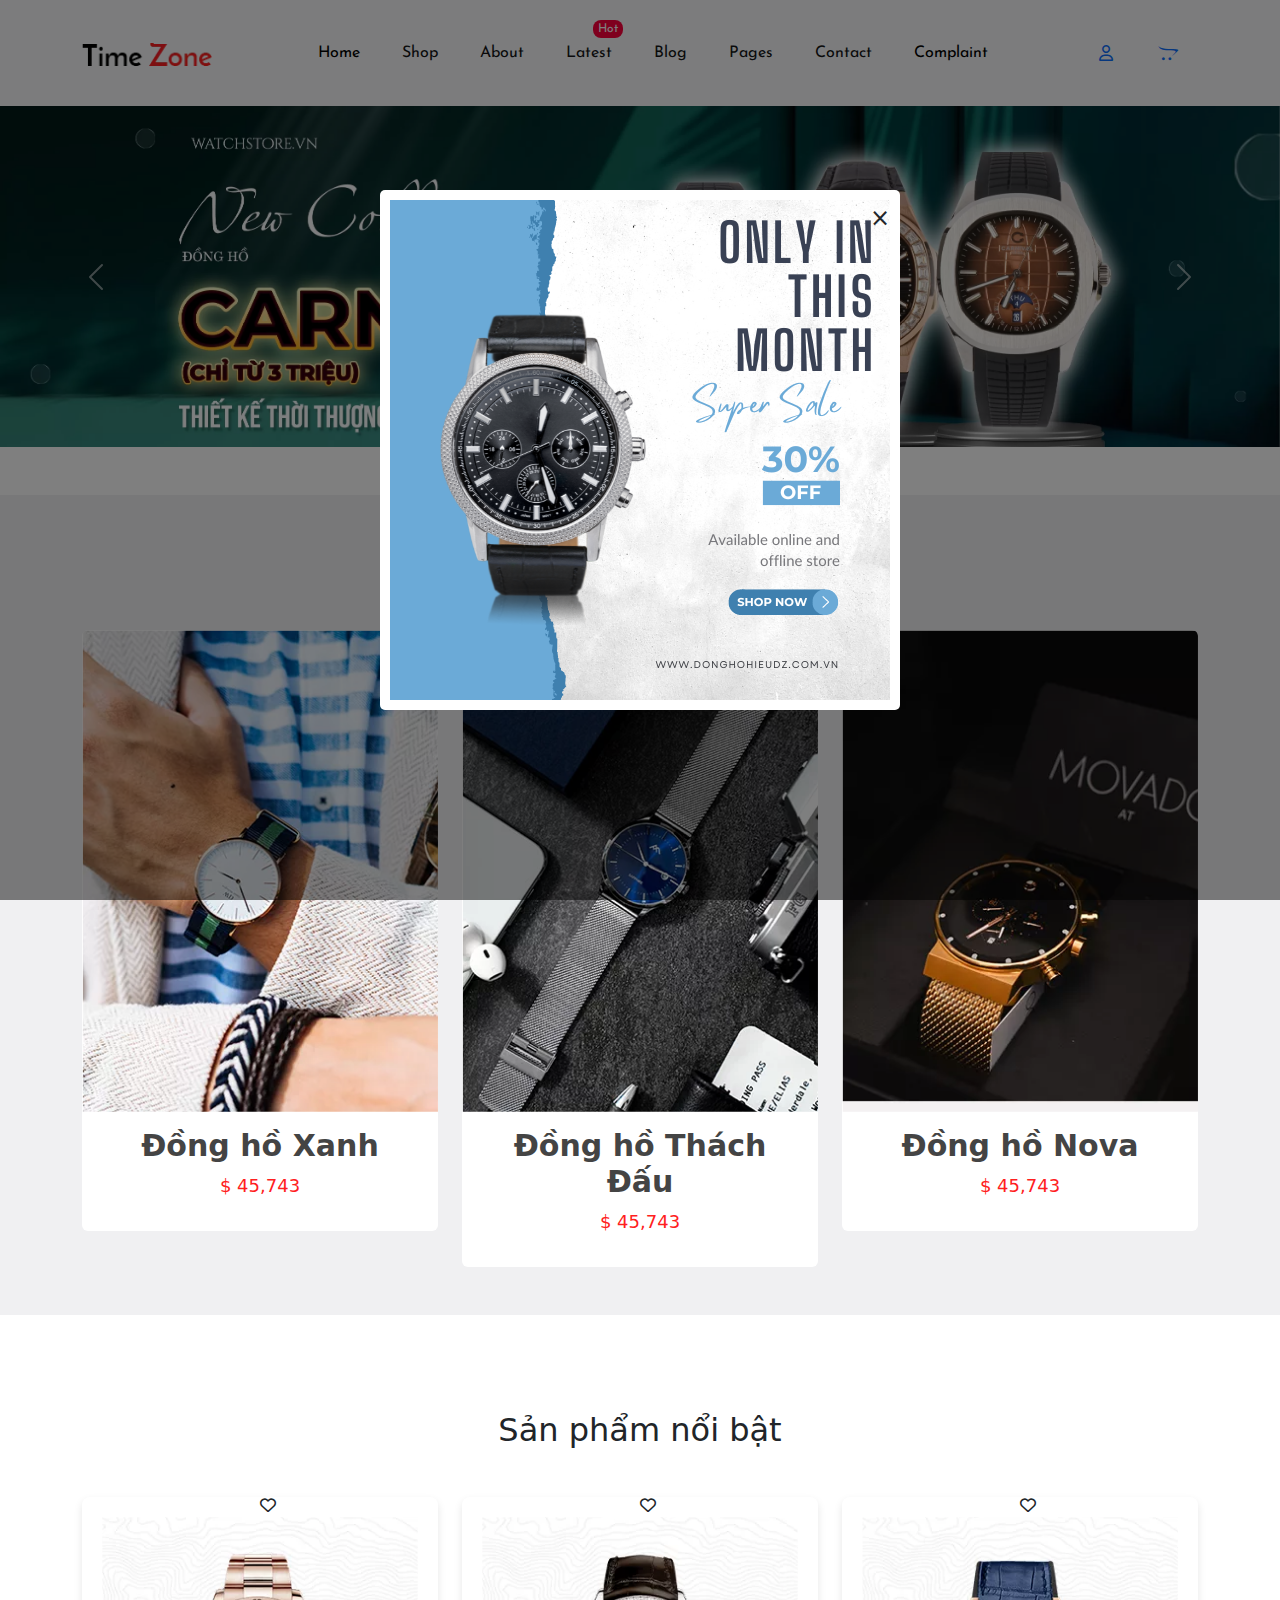
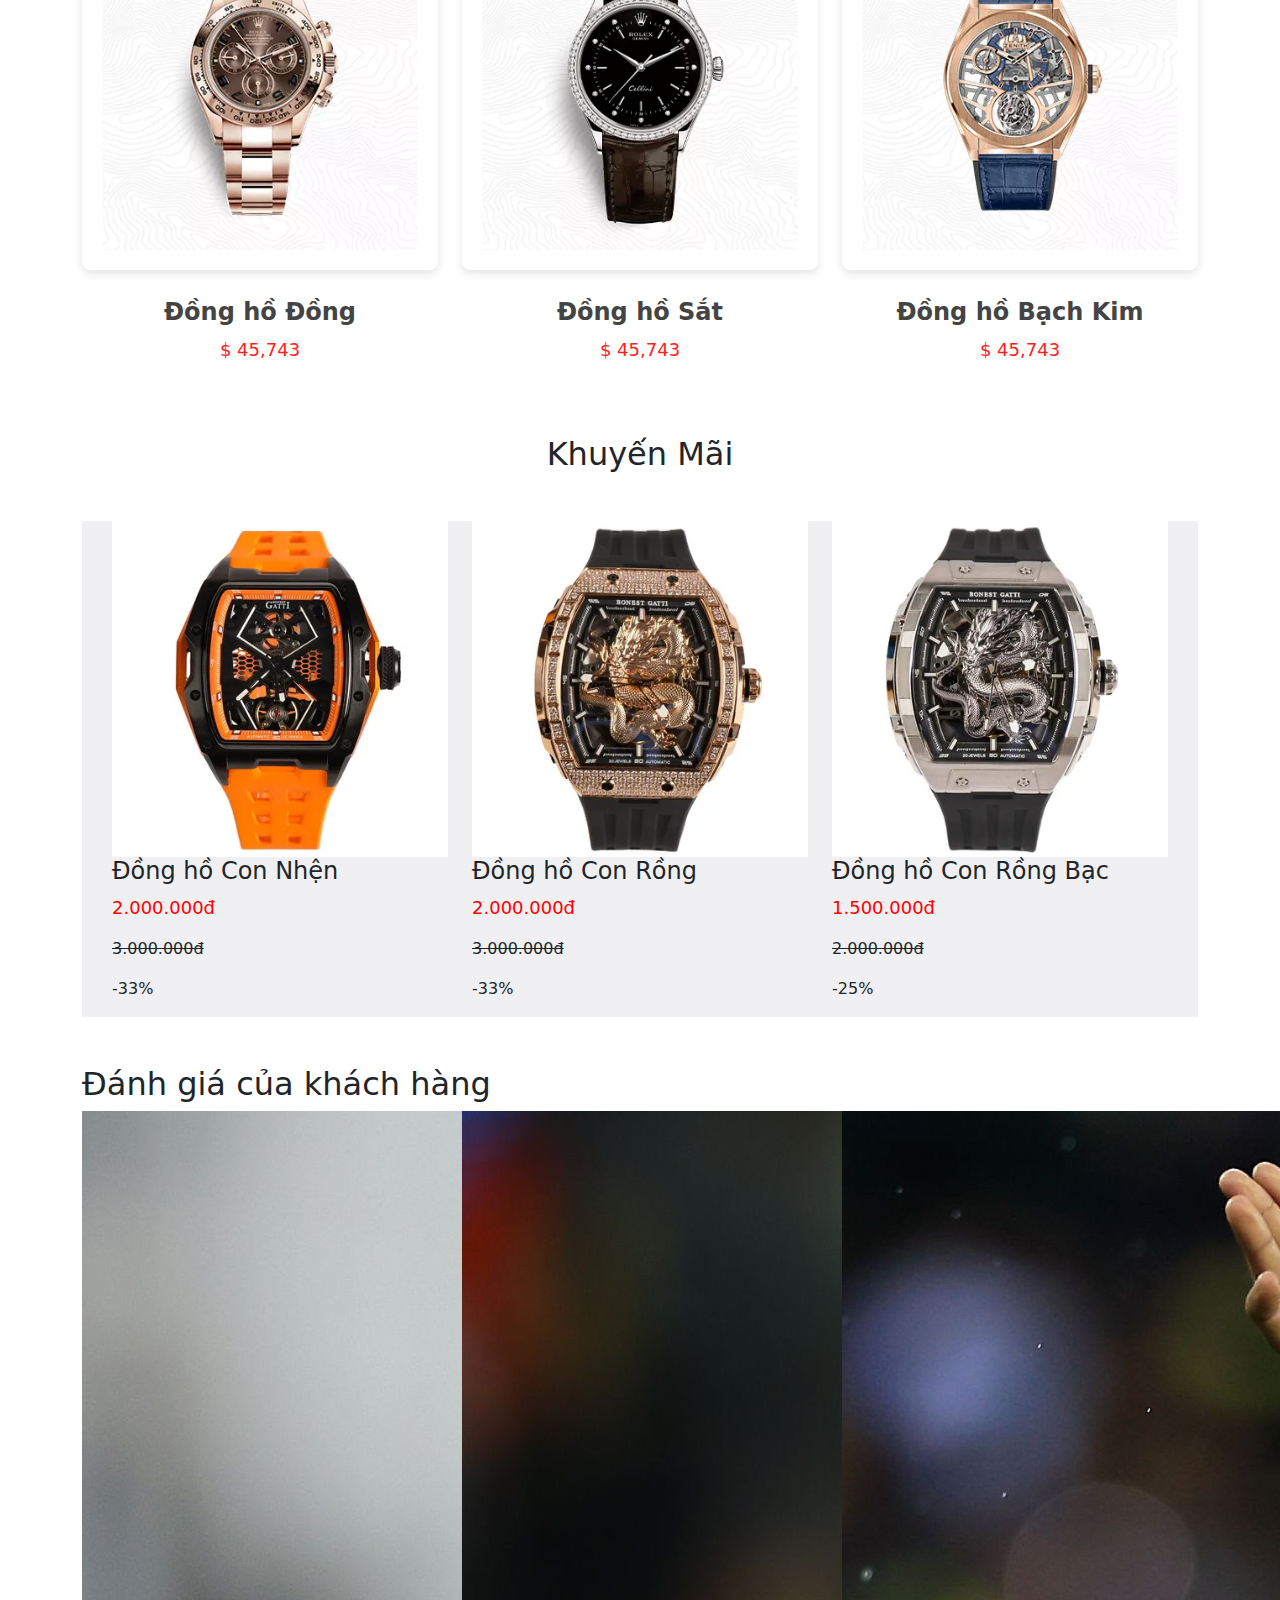
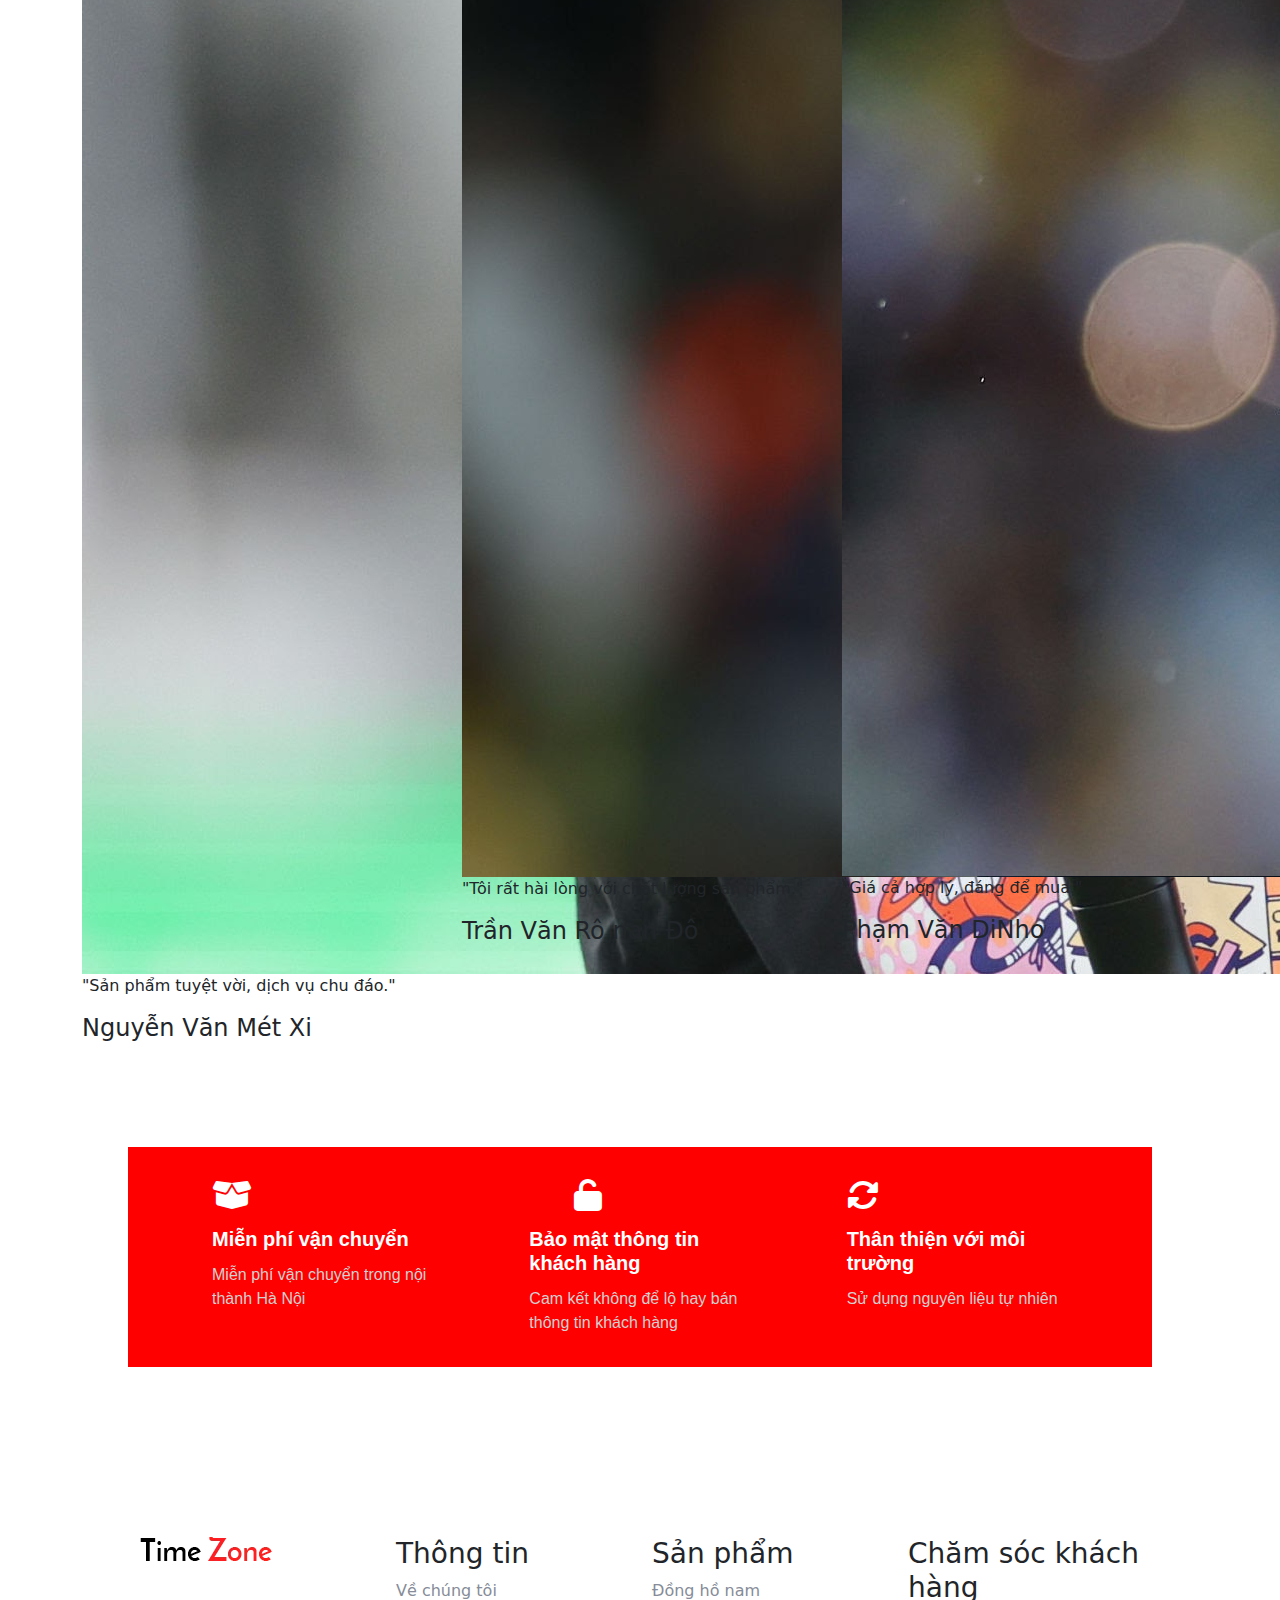
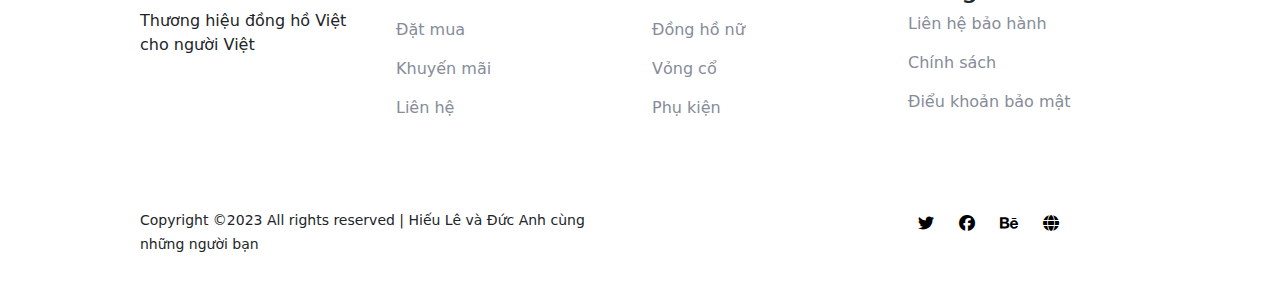
<file: index.html>
<!DOCTYPE html>
<html lang="en">
<head>
    <meta charset="UTF-8">
    <meta http-equiv="X-UA-Compatible" content="IE=edge">
    <meta name="viewport" content="width=device-width, initial-scale=1.0">
    <title>Home</title>
    <link href='https://fonts.googleapis.com/css?family=Josefin Sans' rel='stylesheet'>
    <link rel="stylesheet" href="https://cdnjs.cloudflare.com/ajax/libs/font-awesome/6.2.1/css/all.min.css">
    <link rel="stylesheet" href="css/bootstrap.min.css">
    <link rel="stylesheet" href="css/main.css">
</head>
<body>

  <nav class="navbar sticky-top navbar-expand-lg bg-body-tertiary">
    <div class="container">
      <a class="navbar-brand" href="index.html"><img src="imges/logo.png.webp" alt="Logo"></a>
      <button class="navbar-toggler" type="button" data-bs-toggle="collapse" data-bs-target="#navbarSupportedContent" aria-controls="navbarSupportedContent" aria-expanded="false" aria-label="Toggle navigation">
        <span class="navbar-toggler-icon"></span>
      </button>
      <div class="collapse navbar-collapse" id="navbarSupportedContent">
        <ul class="navbar-nav mx-auto mb-2 mb-lg-0">
          <li class="nav-item">
            <a class="nav-link active" aria-current="page" href="index.html">Home</a>
          </li>
          <li class="nav-item">
            <a class="nav-link" href="shop.html">Shop</a>
          </li>
          <li class="nav-item">
            <a class="nav-link" href="About.html">About</a>
          </li>
          <li class="nav-item">
            <a class="nav-link" href="latest.html"><span class="hot">Hot</span> Latest</a>
          </li>
          <li class="nav-item">
            <a class="nav-link" href="blog.html">Blog</a>
          </li>
          <li class="nav-item">
            <a class="nav-link" href="Page.html">Pages</a>
          </li>
          <li class="nav-item">
            <a class="nav-link" href="contact.html">Contact</a>
          </li>
          <li class="nav-item">
            <a class="nav-link active" href="Complaint.html">Complaint</a>
          </li>
        </ul>
        <div class="ricons">
          <a href="login.html"><i class="fa-regular fa-user"></i></a>
          <a href="Cart.html"><i class="fab fa-opencart"></i></a> 
        </div>
      </div>
    </div>
  </nav>
  

<!-- Carousel Section -->
<div id="carouselExampleCaptions" class="carousel slide" data-bs-ride="carousel">
  <div class="carousel-indicators">
    <button type="button" data-bs-target="#carouselExampleCaptions" data-bs-slide-to="0" class="active" aria-current="true" aria-label="Slide 1"></button>
    <button type="button" data-bs-target="#carouselExampleCaptions" data-bs-slide-to="1" aria-label="Slide 2"></button>
    <button type="button" data-bs-target="#carouselExampleCaptions" data-bs-slide-to="2" aria-label="Slide 3"></button>
  </div>
  <div class="carousel-inner">
    <div class="carousel-item active">
      <a href="Promotions.html"><img src="imges/banner1.webp" class="d-block w-100" alt="..."></a>
      <div class="carousel-caption d-none d-md-block">
      </div>
    </div>
    <div class="carousel-item">
      <a href="Promotions.html"><img src="imges/banner2.webp" class="d-block w-100" alt="..."></a>
      <div class="carousel-caption d-none d-md-block">
      </div>
    </div>
    <div class="carousel-item">
      <a href="Promotions.html"><img src="imges/banner2.webp" class="d-block w-100" alt="..."></a>
      <div class="carousel-caption d-none d-md-block">
      </div>
    </div>
  </div>
  <button class="carousel-control-prev" type="button" data-bs-target="#carouselExampleCaptions" data-bs-slide="prev">
    <span class="carousel-control-prev-icon" aria-hidden="true"></span>
    <span class="visually-hidden">Previous</span>
  </button>
  <button class="carousel-control-next" type="button" data-bs-target="#carouselExampleCaptions" data-bs-slide="next">
    <span class="carousel-control-next-icon" aria-hidden="true"></span>
    <span class="visually-hidden">Next</span>
  </button>
</div>

<!-- Sản phẩm mới Section -->
<div class="section1 mt-5 py-5">
  <div class="container">
    <h2 class="text-center mb-5">Sản phẩm mới</h2>
    <div class="row">
      <div class="col-md-4">
        <div class="card border-0">
          <a href="product_details.html"><img src="imges/sec21.webp" class="card-img-top" alt="..."></a>
          <div class="card-body text-center">
            <h3 class="card-text"><a href="product_details.html">Đồng hồ Xanh</a></h3>
            <p class="card-price">$ 45,743</p>
          </div>
        </div>
      </div>
      <div class="col-md-4">
        <div class="card border-0">
          <a href="product_details.html"><img src="imges/sec2-2.webp" class="card-img-top" alt="..."></a>
          <div class="card-body text-center">
            <h3 class="card-text"><a href="product_details.html">Đồng hồ Thách Đấu</a></h3>
            <p class="card-price">$ 45,743</p>
          </div>
        </div>
      </div>
      <div class="col-md-4">
        <div class="card border-0">
          <a href="product_details.html"><img src="imges/sec23.webp" class="card-img-top" alt="..."></a>
          <div class="card-body text-center">
            <h3 class="card-text"><a href="product_details.html">Đồng hồ Nova</a></h3>
            <p class="card-price">$ 45,743</p>
          </div>
        </div>
      </div>
    </div>
  </div>
</div>

<!-- Sản phẩm Section -->
<div class="product mt-5 py-5">
  <div class="container">
    <h2 class="text-center mb-5">Sản phẩm nổi bật</h2>
    <div class="row">
      <div class="col-md-4">
        <div class="single-items mb-50 text-center">
          <div class="item-img position-relative">
            <i class="far fa-heart position-absolute"></i>
            <div style="background-color: #fff;padding: 20px;border-radius: 8px; box-shadow: 0 4px 8px rgba(0, 0, 0, 0.1);text-align: center;transition: transform 0.3s ease-in-out;"><a href="product_details.html"><img src="imges/watch1.webp" alt=""></a></div>
          </div>
          <div class="item-caption py-4">
            <h3><a href="product_details.html">Đồng hồ Đồng</a></h3>
            <span class="price">$ 45,743</span>
          </div>
        </div>
      </div>
      <div class="col-md-4">
        <div class="single-items mb-50 text-center">
          <div class="item-img position-relative">
            <i class="far fa-heart position-absolute"></i>
            <div style="background-color: #fff;padding: 20px;border-radius: 8px; box-shadow: 0 4px 8px rgba(0, 0, 0, 0.1);text-align: center;transition: transform 0.3s ease-in-out;"><a href="product_details.html"><img src="imges/watch2.webp" alt=""></a></div>
          </div>
          <div class="item-caption py-4">
            <h3><a href="product_details.html">Đồng hồ Sắt</a></h3>
            <span class="price">$ 45,743</span>
          </div>
        </div>
      </div>
      <div class="col-md-4">
        <div class="single-items mb-50 text-center">
          <div class="item-img position-relative">
            <i class="far fa-heart position-absolute"></i>
            <div style="background-color: #fff;padding: 20px;border-radius: 8px; box-shadow: 0 4px 8px rgba(0, 0, 0, 0.1);text-align: center;transition: transform 0.3s ease-in-out;"><a href="product_details.html"><img src="imges/watch3.webp" alt=""></a></div>
          </div>
          <div class="item-caption py-4">
            <h3><a href="product_details.html">Đồng hồ Bạch Kim</a></h3>
            <span class="price">$ 45,743</span>
          </div>
        </div>
      </div>
    </div>
  </div>
</div>
<style>  .product_list{
    background-color: #fff;
    padding: 20px;
    border-radius: 8px;
    box-shadow: 0 4px 8px rgba(0, 0, 0, 0.1);
    text-align: center;
    transition: transform 0.3s ease-in-out;
  }
  .product_list:hover{
    transform: translateY(-5px);
  }</style>
<!-- Khuyến mãi Section -->
<div class="container">
  <h2 class="text-center mb-5">Khuyến Mãi</h2>
  <div class=" section1 promotions">
    <div class="row">
      <div class="col-md-4">
        <div class="promotion-item">
          <a href="product_details.html"><img src="imges/KM1.webp" class="card-img-top" alt="..."></a>
          <h4>Đồng hồ Con Nhện</h4>
          <p class="price" style="color: #ff0000;">2.000.000đ</p>
          <p class="original-price"><del>3.000.000đ</del></p>
          <p class="discount">-33%</p>
        </div>
      </div>
      <div class="col-md-4">
        <div class="promotion-item">
          <a href="product_details.html"><img src="imges/KM2.webp" class="card-img-top" alt="..."></a>
          <h4>Đồng hồ Con Rồng</h4>
          <p class="price " style="color: red;">2.000.000đ</p>
          <p class="original-price"><del>3.000.000đ</del></p>
          <p class="discount">-33%</p>
        </div>
      </div>
      <div class="col-md-4">
        <div class="promotion-item">
          <a href="product_details.html"><img src="imges/KM3.webp" class="card-img-top" alt="..."></a>
          <h4>Đồng hồ Con Rồng Bạc</h4>
          <div class="price-row">
            <p class="price" style="color: red;">1.500.000đ</p>
            <p class="original-price"><del>2.000.000đ</del></p>
            <p class="discount">-25%</p>
          </div>
        </div>
      </div>
        </div>
      </div>
    </div>
  </div>
</div>

<!-- Đánh giá của khách hàng Section -->
<div class="testimonials container mt-5">
  <h2 class="section-title">Đánh giá của khách hàng</h2>
  <div class="row">
      <div class="col-md-4 testimonial-item">
          <img src="imges/customer1.jpg" alt="Khách hàng 1">
          <p>"Sản phẩm tuyệt vời, dịch vụ chu đáo."</p>
          <h4>Nguyễn Văn Mét Xi</h4>
      </div>
      <div class="col-md-4 testimonial-item">
          <img src="imges/customer2.jpg" alt="Khách hàng 2">
          <p>"Tôi rất hài lòng với chất lượng sản phẩm."</p>
          <h4>Trần Văn Rô nan Đô</h4>
      </div>
      <div class="col-md-4 testimonial-item">
          <img src="imges/customer3.jpg" alt="Khách hàng 3">
          <p>"Giá cả hợp lý, đáng để mua."</p>
          <h4>Phạm Văn DiNho</h4>
      </div>
  </div>
</div>




<div class="section-shipping py-5 my-5">
<div class="container px-5 " style="background-color: red; width: 80%; ">
  <div class="row">
<div class="col-xl-4 col-lg-4 col-md-6 col-sm-6 px-5 py-3 ship">
  <i class="fa-solid fa-box-open fa-2x py-3 "></i>
  <h6>Miễn phí vận chuyển</h6>
  <p class="sub">
    Miễn phí vận chuyển trong nội thành Hà Nội
  </p>
</div>
<div class="col-xl-4 col-lg-4 col-md-6 col-sm-6 px-5 py-3 ship">
  <i class="fa-solid fa-unlock fa-2x py-3 ship "></i>
  <h6>Bảo mật thông tin khách hàng</h6>
  <p class="sub">
    Cam kết không để lộ hay bán thông tin khách hàng
  </p>
</div>
<div class="col-xl-4 col-lg-4 col-md-6 col-sm-6 px-5 py-3 ship">
  <i class="fa-solid fa-rotate fa-2x py-3 "></i>
  <h6>Thân thiện với môi trường</h6>
  <p class="sub">
    Sử dụng nguyên liệu tự nhiên
  </p>
</div>
  </div>
</div>

</div>
  
<div id="popup" class="popup">
  <div class="popup-content">
    <span class="close-button popup-close-button">&times;</span>
    <img id="popup-image" class="popup-image" src="imges/popup.png" alt="Popup Image">
  </div>
</div>

<style>
.popup {
  position: fixed;
  z-index: 9999;
  top: 0;
  left: 0;
  width: 100%;
  height: 100%;
  background-color: rgba(0, 0, 0, 0.5);
  display: flex;
  align-items: center;
  justify-content: center;
}

.popup-content {
  position: relative;
  padding: 10px; 
  max-width: 80%; 
  background-color: #fff;
  border-radius: 5px;
}

.popup-close-button {
  position: absolute;
  top: 10px;
  right: 10px;
  font-size: 24px;
  cursor: pointer;
}

.popup-close-button:hover {
  color: #ff0000;
}
</style>

<script>
  document.addEventListener("DOMContentLoaded", function() {
    var popup = document.getElementById("popup");
    var closeButton = document.querySelector(".popup-close-button");
    var popupImage = document.getElementById("popup-image");

    closeButton.addEventListener("click", function() {
      popup.style.display = "none";
    });

    popupImage.addEventListener("click", function() {
      window.location.href = 'Promotions.html';
    });
  });
</script>
<footer class="footer" style="padding-top: 50px;">
     
  <div class="container " style="width: 80%;">
    <div class="row mb-5">
      <div class="col-xl-3 col-lg-3 col-md-6 col-sm-6 py-4">
        <a href="#" class="footer-site-logo">
          <img src="imges/logo.png.webp" alt="">
        </a>
        <p class="mt-5">Thương hiệu đồng hồ Việt cho người Việt </p>
      </div>
      <div class="col-xl-3 col-lg-3 col-md-6 col-sm-6 py-4">
        <h3>Thông tin</h3>
        <ul class="foterlist">
          <li><a href="About.html">Về chúng tôi</a></li>
          <li><a href="shop.html">Đặt mua</a></li>
          <li><a href="Promotions.html">Khuyến mãi</a></li>
          <li><a href="contact.html">Liên hệ</a></li>
        </ul>
      </div>
      <div class="col-xl-3 col-lg-3 col-md-6 col-sm-6 py-4">
       


        <h3>Sản phẩm</h3>
        <ul class="foterlist">
          <li><a href="shop.html">Đồng hồ nam</a></li>
          <li><a href="shop.html">Đồng hồ nữ </a></li>
          <li><a href="shop.html">Vỏng cổ</a></li>
          <li><a href="shop.html">Phụ kiện</a></li>
         
        </ul>
      </div>
      <div class="col-xl-3 col-lg-3 col-md-6 col-sm-6 py-4">


        <h3>Chăm sóc khách hàng</h3>
        <ul class="foterlist">
          <li><a href="policy.html">Liên hệ bảo hành</a></li>
          <li><a href="policy.html">Chính sách</a></li>
          <li><a href="policy.html">Điểu khoản bảo mật</a></li>
         
   
        </ul>
      </div>
    </div>


    <div class="row mb-4 d-flex justify-content-between">
      <div class="col-xl-6 col-lg-6 col-md-6 col-sm-6 hertico">
        <p><small>Copyright ©2023 All rights reserved | Hiếu Lê và Đức Anh cùng những người bạn </small></p>
      </div>
      <div class="col-xl-3 col-lg-3 col-md-6 col-sm-6 justify-content-center ">
       <div class="sicons pt-1 ">
        <a href="#"><i class="fa-brands fa-twitter"></i></a>
        <a href="#"><i class="fa-brands fa-facebook"></i></a>
        <a href="#"><i class="fa-brands fa-behance"></i></a>
        <a href="#"><i class="fa-solid fa-globe"></i></a>
   
       </div>
      </div> 
    </div>
  </div>
</div>
</footer>
    <script src="js/popper.min.js"></script>
    <script src="js/bootstrap.min.js"></script>
</body>
</html>
</file>
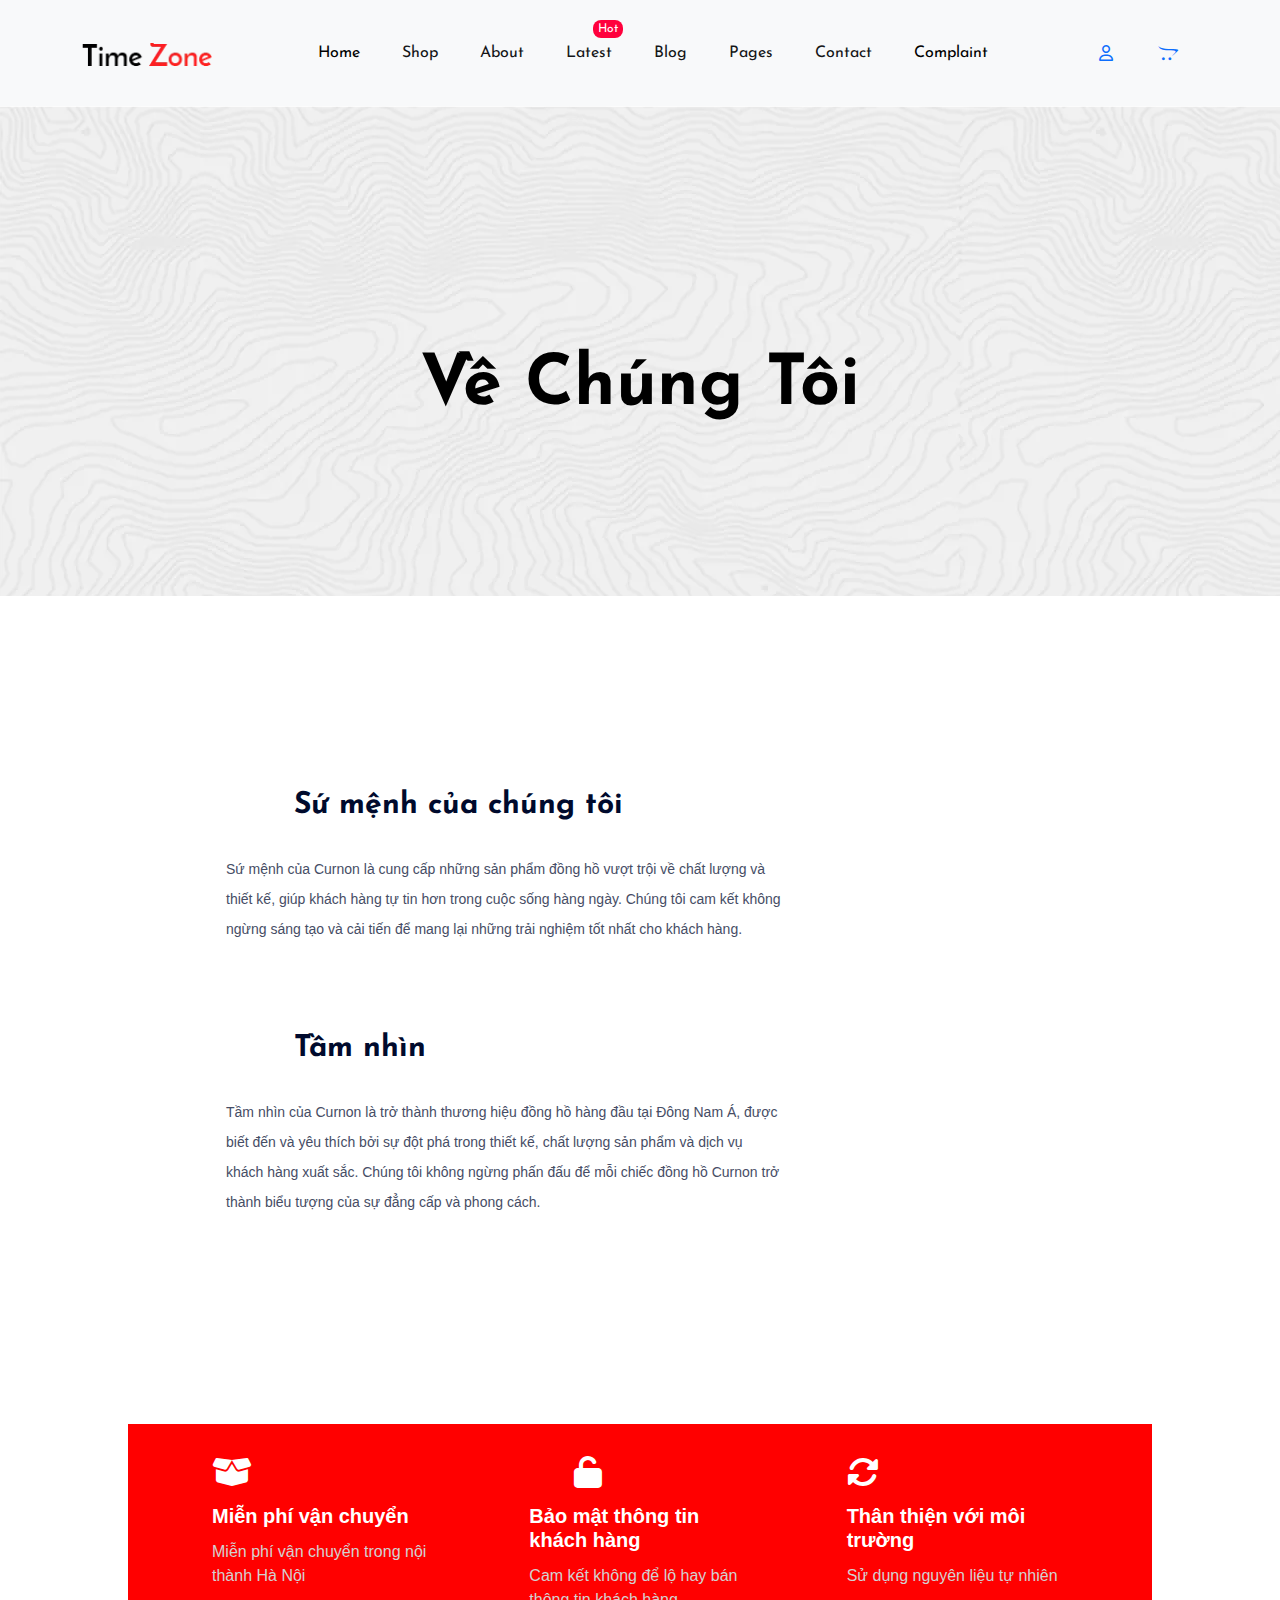
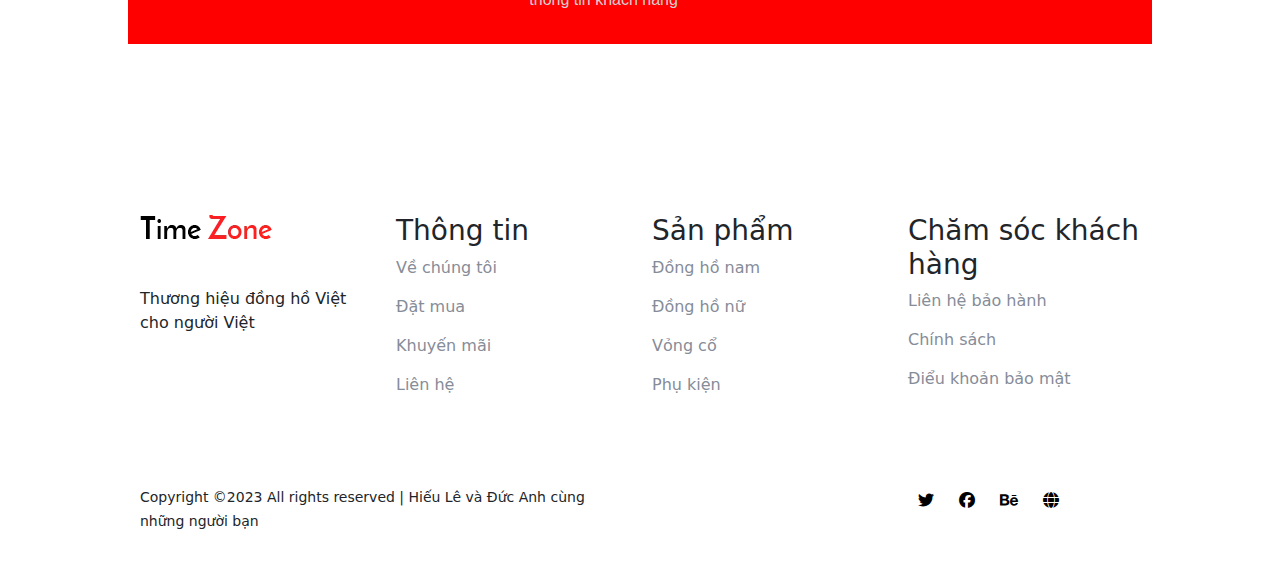
<file: About.html>
<!DOCTYPE html>
<html lang="en">
<head>
    <meta charset="UTF-8">
    <meta http-equiv="X-UA-Compatible" content="IE=edge">
    <link href='https://fonts.googleapis.com/css?family=Josefin Sans' rel='stylesheet'>
     <link rel="stylesheet" href="https://cdnjs.cloudflare.com/ajax/libs/font-awesome/6.2.1/css/all.min.css">
     <link rel="stylesheet" href="css/bootstrap.min.css">
     <link rel="stylesheet" href="css/main.css">
    <meta name="viewport" content="width=device-width, initial-scale=1.0">
    <title>Home</title>
</head>
<body>
  <nav class="navbar sticky-top navbar-expand-lg bg-body-tertiary">
    <div class="container">
      <a class="navbar-brand" href="index.html"><img src="imges/logo.png.webp" alt="Logo"></a>
      <button class="navbar-toggler" type="button" data-bs-toggle="collapse" data-bs-target="#navbarSupportedContent" aria-controls="navbarSupportedContent" aria-expanded="false" aria-label="Toggle navigation">
        <span class="navbar-toggler-icon"></span>
      </button>
      <div class="collapse navbar-collapse" id="navbarSupportedContent">
        <ul class="navbar-nav mx-auto mb-2 mb-lg-0">
          <li class="nav-item">
            <a class="nav-link active" aria-current="page" href="index.html">Home</a>
          </li>
          <li class="nav-item">
            <a class="nav-link" href="shop.html">Shop</a>
          </li>
          <li class="nav-item">
            <a class="nav-link" href="About.html">About</a>
          </li>
          <li class="nav-item">
            <a class="nav-link" href="latest.html"><span class="hot">Hot</span> Latest</a>
          </li>
          <li class="nav-item">
            <a class="nav-link" href="blog.html">Blog</a>
          </li>
          <li class="nav-item">
            <a class="nav-link" href="Page.html">Pages</a>
          </li>
          <li class="nav-item">
            <a class="nav-link" href="contact.html">Contact</a>
          </li>
          <li class="nav-item">
            <a class="nav-link active" href="Complaint.html">Complaint</a>
          </li>
        </ul>
        <div class="ricons">
          <a href="login.html"><i class="fa-regular fa-user"></i></a>
          <a href="Cart.html"><i class="fab fa-opencart"></i></a> 
        </div>
      </div>
    </div>
  </nav>
  
<div class="sectionbanner bg-img src=imges/background.png d-flex justify-content-center align-items-center">

    
<div class="row">
        <h2>Về chúng tôi</h2>
    </div>
</div>
<div class="product mt-5 py-5">
    
   
   
    <div class="container">
        <div class="row mx-xl-5 mx-lg-5 mx-sm-3  p-5"  > 
      
            <div class="col-xl-8 col-lg-12 col-md-10 col-sm-6 mt-5 justify-content-center ps-5">
               <h4 class="mvission">Sứ mệnh của chúng tôi</h4>
               <p class="mvsub">Sứ mệnh của Curnon là cung cấp những sản phẩm đồng hồ vượt trội về chất lượng và thiết kế, giúp khách hàng tự tin hơn trong cuộc sống hàng ngày. Chúng tôi cam kết không ngừng sáng tạo và cải tiến để mang lại những trải nghiệm tốt nhất cho khách hàng.</p>
                <br><br><br>
                <h4 class="mvission">Tầm nhìn</h4>
                <p class="mvsub">Tầm nhìn của Curnon là trở thành thương hiệu đồng hồ hàng đầu tại Đông Nam Á, được biết đến và yêu thích bởi sự đột phá trong thiết kế, chất lượng sản phẩm và dịch vụ khách hàng xuất sắc. Chúng tôi không ngừng phấn đấu để mỗi chiếc đồng hồ Curnon trở thành biểu tượng của sự đẳng cấp và phong cách.</p>
                 
            </div>
 
               
 
     
</div>

             
    
        </div>
       

    </div>

<div class="section-shipping py-5 my-5">
<div class="container px-5 " style="background-color: red; width: 80%; ">
  <div class="row">
<div class="col-xl-4 col-lg-4 col-md-6 col-sm-6 px-5 py-3 ship">
  <i class="fa-solid fa-box-open fa-2x py-3 "></i>
  <h6>Miễn phí vận chuyển</h6>
  <p class="sub">
    Miễn phí vận chuyển trong nội thành Hà Nội
  </p>
</div>
<div class="col-xl-4 col-lg-4 col-md-6 col-sm-6 px-5 py-3 ship">
  <i class="fa-solid fa-unlock fa-2x py-3 ship "></i>
  <h6>Bảo mật thông tin khách hàng</h6>
  <p class="sub">
    Cam kết không để lộ hay bán thông tin khách hàng
  </p>
</div>
<div class="col-xl-4 col-lg-4 col-md-6 col-sm-6 px-5 py-3 ship">
  <i class="fa-solid fa-rotate fa-2x py-3 "></i>
  <h6>Thân thiện với môi trường</h6>
  <p class="sub">
    Sử dụng nguyên liệu tự nhiên
  </p>
</div>
  </div>
</div>

</div>

<footer class="footer" style="padding-top: 50px;">
     
  <div class="container " style="width: 80%;">
    <div class="row mb-5">
      <div class="col-xl-3 col-lg-3 col-md-6 col-sm-6 py-4">
        <a href="#" class="footer-site-logo">
          <img src="imges/logo.png.webp" alt="">
        </a>
        <p class="mt-5">Thương hiệu đồng hồ Việt cho người Việt </p>
      </div>
      <div class="col-xl-3 col-lg-3 col-md-6 col-sm-6 py-4">
        <h3>Thông tin</h3>
        <ul class="foterlist">
          <li><a href="About.html">Về chúng tôi</a></li>
          <li><a href="shop.html">Đặt mua</a></li>
          <li><a href="Promotions.html">Khuyến mãi</a></li>
          <li><a href="contact.html">Liên hệ</a></li>
        </ul>
      </div>
      <div class="col-xl-3 col-lg-3 col-md-6 col-sm-6 py-4">
       


        <h3>Sản phẩm</h3>
        <ul class="foterlist">
          <li><a href="shop.html">Đồng hồ nam</a></li>
          <li><a href="shop.html">Đồng hồ nữ </a></li>
          <li><a href="shop.html">Vỏng cổ</a></li>
          <li><a href="shop.html">Phụ kiện</a></li>
         
        </ul>
      </div>
      <div class="col-xl-3 col-lg-3 col-md-6 col-sm-6 py-4">


        <h3>Chăm sóc khách hàng</h3>
        <ul class="foterlist">
          <li><a href="policy.html">Liên hệ bảo hành</a></li>
          <li><a href="policy.html">Chính sách</a></li>
          <li><a href="policy.html">Điểu khoản bảo mật</a></li>
         
   
        </ul>
      </div>
    </div>


    <div class="row mb-4 d-flex justify-content-between">
      <div class="col-xl-6 col-lg-6 col-md-6 col-sm-6 hertico">
        <p><small>Copyright ©2023 All rights reserved | Hiếu Lê và Đức Anh cùng những người bạn </small></p>
      </div>
      <div class="col-xl-3 col-lg-3 col-md-6 col-sm-6 justify-content-center ">
       <div class="sicons pt-1 ">
        <a href="#"><i class="fa-brands fa-twitter"></i></a>
        <a href="#"><i class="fa-brands fa-facebook"></i></a>
        <a href="#"><i class="fa-brands fa-behance"></i></a>
        <a href="#"><i class="fa-solid fa-globe"></i></a>
   
       </div>
      </div> 
    </div>
  </div>
</div>
</footer>
    <script src="js/popper.min.js"></script>
    <script src="js/bootstrap.min.js"></script>
</body>
</html>
</file>
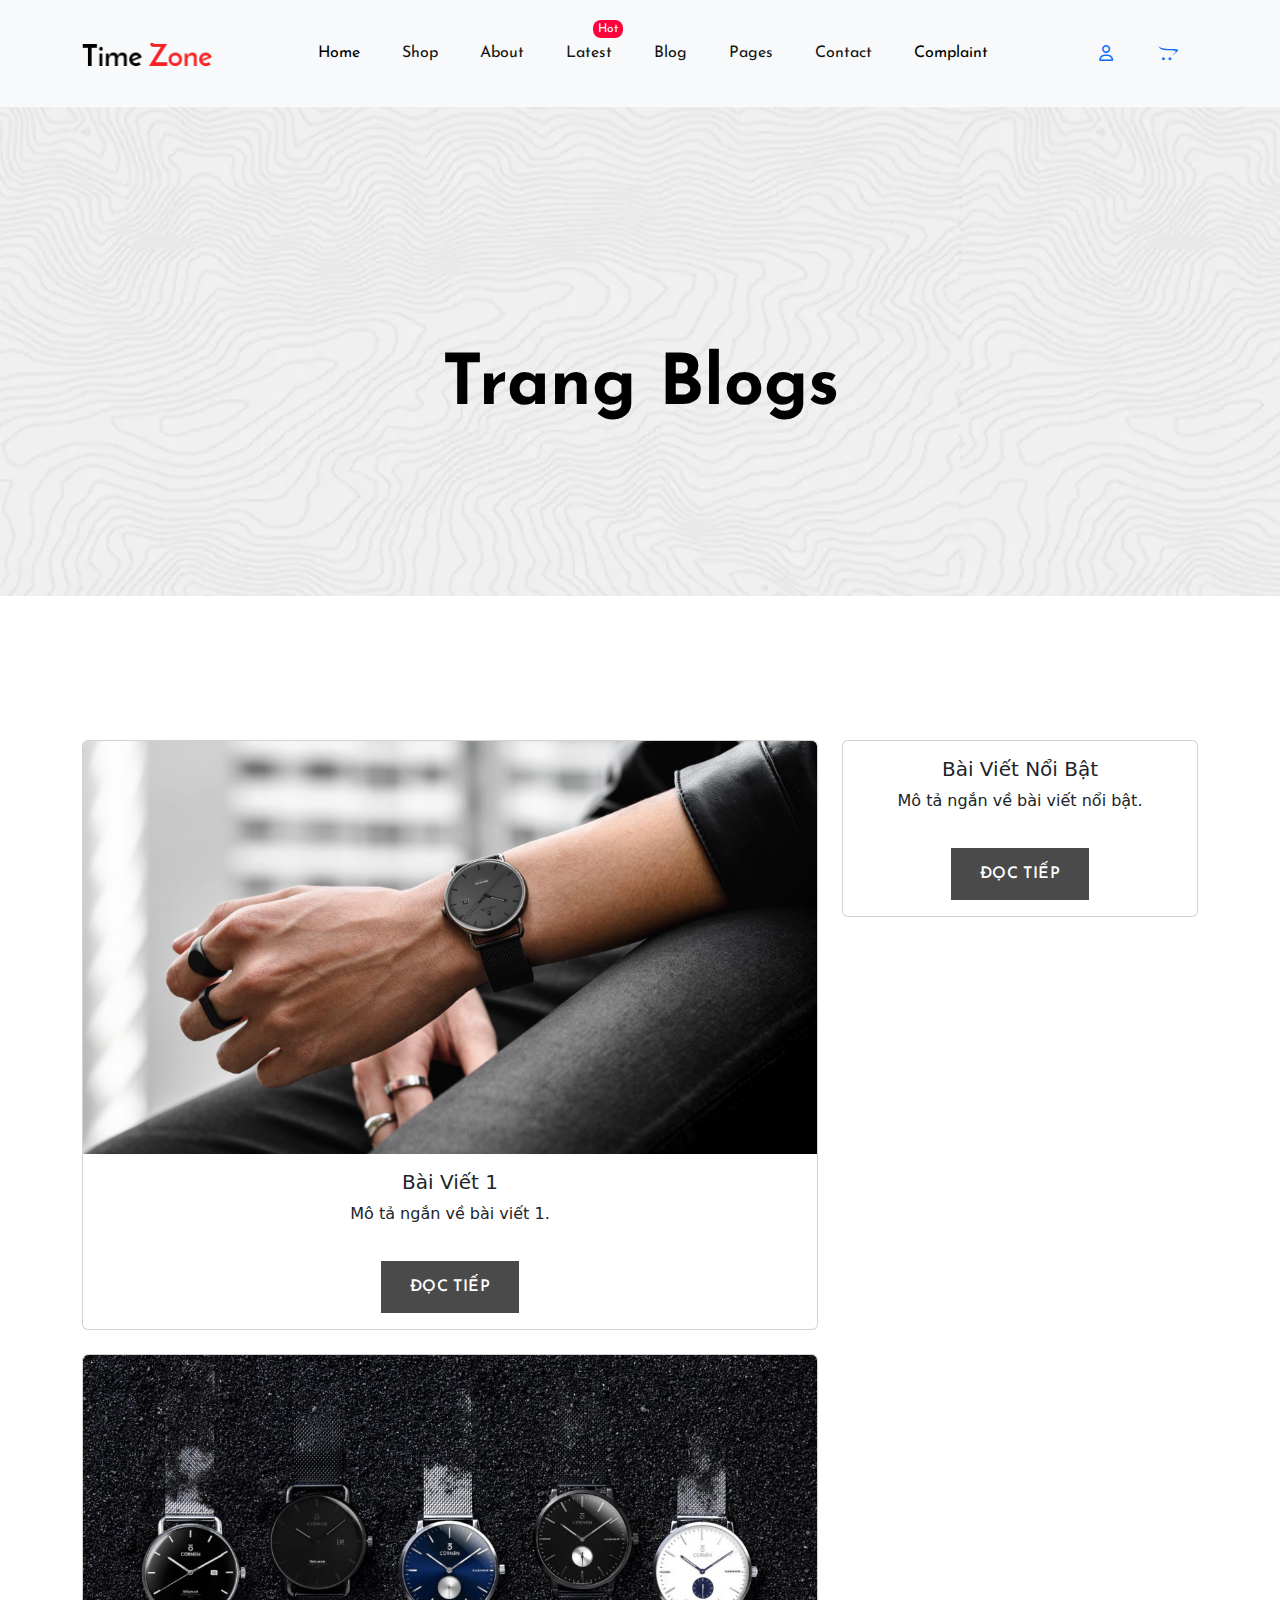
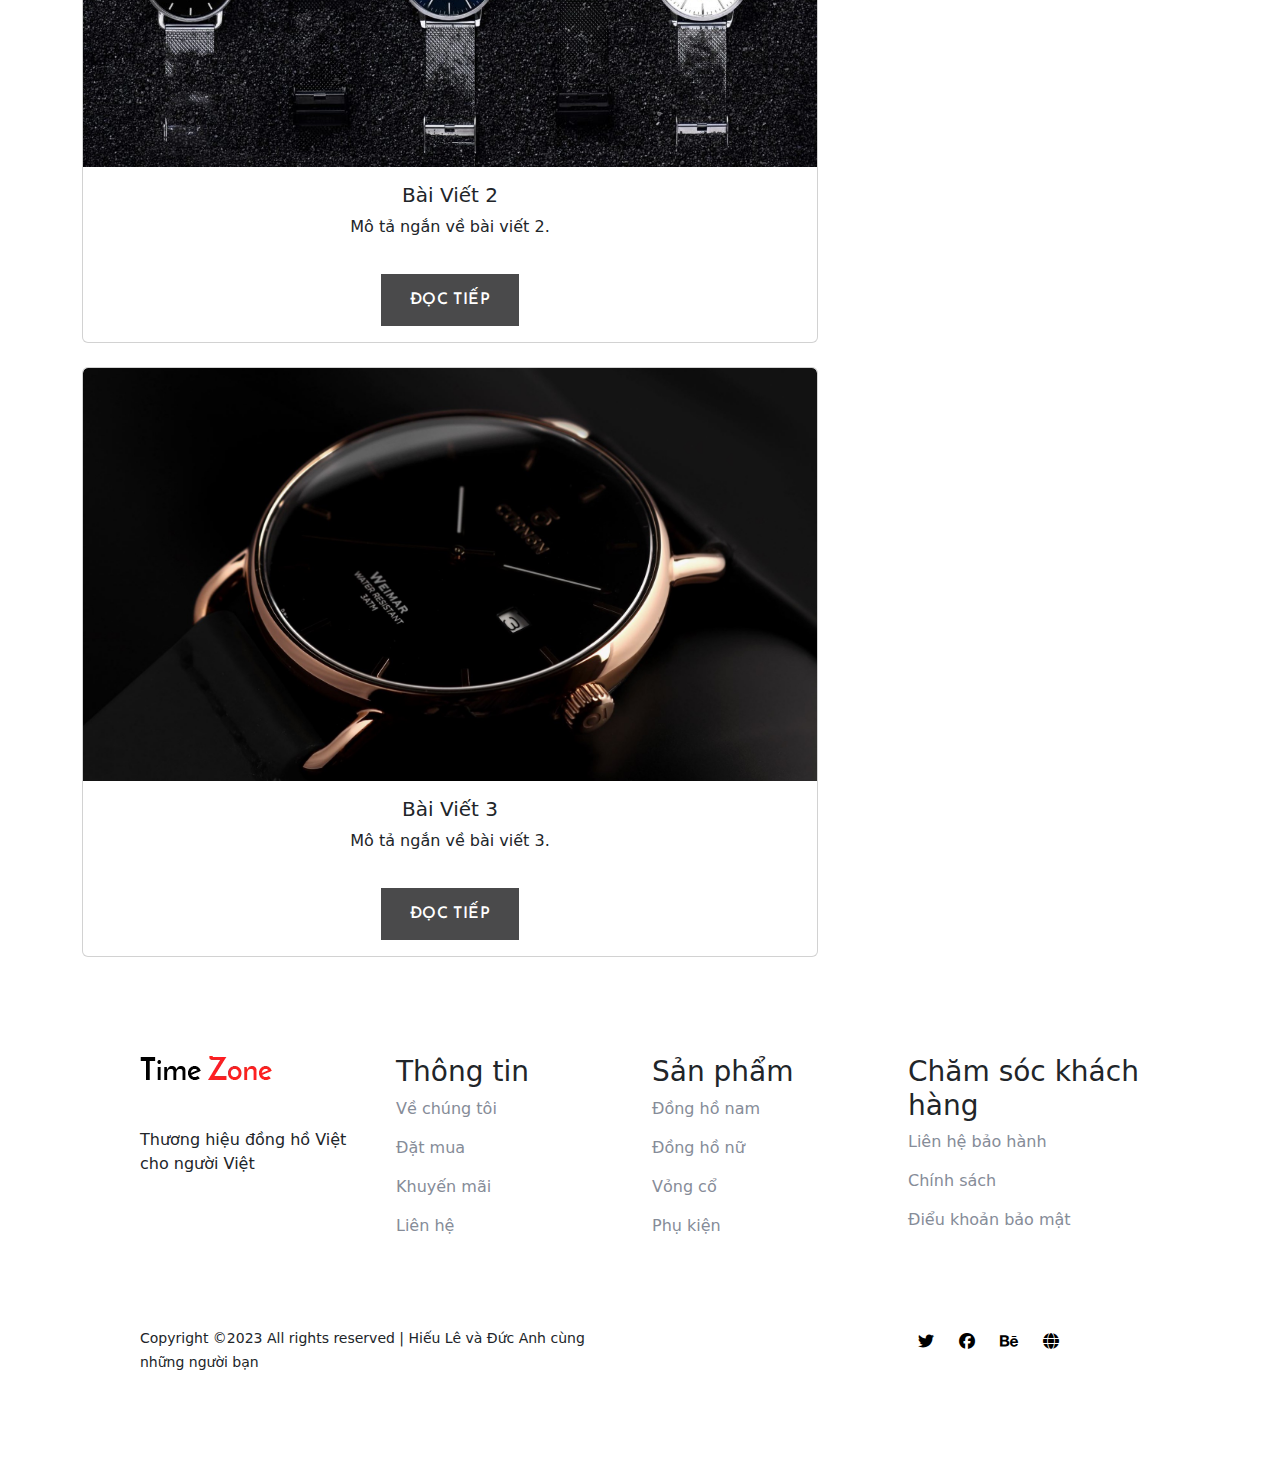
<file: blog.html>
<!DOCTYPE html>
<html lang="en">
<head>
    <meta charset="UTF-8">
    <meta http-equiv="X-UA-Compatible" content="IE=edge">
    <link href='https://fonts.googleapis.com/css?family=Josefin Sans' rel='stylesheet'>
     <link rel="stylesheet" href="https://cdnjs.cloudflare.com/ajax/libs/font-awesome/6.2.1/css/all.min.css">
     <link rel="stylesheet" href="css/bootstrap.min.css">
     <link rel="stylesheet" href="css/main.css">
    <meta name="viewport" content="width=device-width, initial-scale=1.0">
    <title>Home</title>
</head>
<body>
  <nav class="navbar sticky-top navbar-expand-lg bg-body-tertiary">
    <div class="container">
      <a class="navbar-brand" href="index.html"><img src="imges/logo.png.webp" alt="Logo"></a>
      <button class="navbar-toggler" type="button" data-bs-toggle="collapse" data-bs-target="#navbarSupportedContent" aria-controls="navbarSupportedContent" aria-expanded="false" aria-label="Toggle navigation">
        <span class="navbar-toggler-icon"></span>
      </button>
      <div class="collapse navbar-collapse" id="navbarSupportedContent">
        <ul class="navbar-nav mx-auto mb-2 mb-lg-0">
          <li class="nav-item">
            <a class="nav-link active" aria-current="page" href="index.html">Home</a>
          </li>
          <li class="nav-item">
            <a class="nav-link" href="shop.html">Shop</a>
          </li>
          <li class="nav-item">
            <a class="nav-link" href="About.html">About</a>
          </li>
          <li class="nav-item">
            <a class="nav-link" href="latest.html"><span class="hot">Hot</span> Latest</a>
          </li>
          <li class="nav-item">
            <a class="nav-link" href="blog.html">Blog</a>
          </li>
          <li class="nav-item">
            <a class="nav-link" href="Page.html">Pages</a>
          </li>
          <li class="nav-item">
            <a class="nav-link" href="contact.html">Contact</a>
          </li>
          <li class="nav-item">
            <a class="nav-link active" href="Complaint.html">Complaint</a>
          </li>
        </ul>
        <div class="ricons">
          <a href="login.html"><i class="fa-regular fa-user"></i></a>
          <a href="Cart.html"><i class="fab fa-opencart"></i></a> 
        </div>
      </div>
    </div>
  </nav>
  
<div class="sectionbanner bg-img src=imges/background.png d-flex justify-content-center align-items-center ">

    
<div class="row">
        <h2>Trang Blogs</h2>
    </div>
</div>
<div class="product mt-5 py-5">

       <div class="container mt-5">
        <div class="row">
            <div class="col-md-8">
                <div class="card mb-4">
                    <img src="imges/blog1.jpg" class="card-img-top" alt="...">
                    <div class="card-body">
                        <h5 class="card-title">Bài Viết 1</h5>
                        <p class="card-text">Mô tả ngắn về bài viết 1.</p>
                        <a href="blog_post_1.html" class="btn btn-primary">Đọc Tiếp</a>
                    </div>
                </div>
                <div class="card mb-4">
                    <img src="imges/blog2.jpg" class="card-img-top" alt="...">
                    <div class="card-body">
                        <h5 class="card-title">Bài Viết 2</h5>
                        <p class="card-text">Mô tả ngắn về bài viết 2.</p>
                        <a href="blog_post_2.html" class="btn btn-primary">Đọc Tiếp</a>
                    </div>
                </div>
                <div class="card mb-4">
                    <img src="imges/blog3.jpg" class="card-img-top" alt="...">
                    <div class="card-body">
                        <h5 class="card-title">Bài Viết 3</h5>
                        <p class="card-text">Mô tả ngắn về bài viết 3.</p>
                        <a href="blog_post_3.html" class="btn btn-primary">Đọc Tiếp</a>
                    </div>
                </div>
            </div>
            <div class="col-md-4">
                <div class="card mb-4">
                    <div class="card-body">
                        <h5 class="card-title">Bài Viết Nổi Bật</h5>
                        <p class="card-text">Mô tả ngắn về bài viết nổi bật.</p>
                        <a href="blog_featured_post.html" class="btn btn-primary">Đọc Tiếp</a>
                    </div>
                </div>
            </div>
        </div>
    </div>

    <footer class="footer" style="padding-top: 50px;">
     
      <div class="container " style="width: 80%;">
        <div class="row mb-5">
          <div class="col-xl-3 col-lg-3 col-md-6 col-sm-6 py-4">
            <a href="#" class="footer-site-logo">
              <img src="imges/logo.png.webp" alt="">
            </a>
            <p class="mt-5">Thương hiệu đồng hồ Việt cho người Việt </p>
          </div>
          <div class="col-xl-3 col-lg-3 col-md-6 col-sm-6 py-4">
            <h3>Thông tin</h3>
            <ul class="foterlist">
              <li><a href="About.html">Về chúng tôi</a></li>
              <li><a href="shop.html">Đặt mua</a></li>
              <li><a href="Promotions.html">Khuyến mãi</a></li>
              <li><a href="contact.html">Liên hệ</a></li>
            </ul>
          </div>
          <div class="col-xl-3 col-lg-3 col-md-6 col-sm-6 py-4">
           
    
    
            <h3>Sản phẩm</h3>
            <ul class="foterlist">
              <li><a href="shop.html">Đồng hồ nam</a></li>
              <li><a href="shop.html">Đồng hồ nữ </a></li>
              <li><a href="shop.html">Vỏng cổ</a></li>
              <li><a href="shop.html">Phụ kiện</a></li>
             
            </ul>
          </div>
          <div class="col-xl-3 col-lg-3 col-md-6 col-sm-6 py-4">
    
    
            <h3>Chăm sóc khách hàng</h3>
            <ul class="foterlist">
              <li><a href="policy.html">Liên hệ bảo hành</a></li>
              <li><a href="policy.html">Chính sách</a></li>
              <li><a href="policy.html">Điểu khoản bảo mật</a></li>
             
       
            </ul>
          </div>
        </div>
    
    
        <div class="row mb-4 d-flex justify-content-between">
          <div class="col-xl-6 col-lg-6 col-md-6 col-sm-6 hertico">
            <p><small>Copyright ©2023 All rights reserved | Hiếu Lê và Đức Anh cùng những người bạn </small></p>
          </div>
          <div class="col-xl-3 col-lg-3 col-md-6 col-sm-6 justify-content-center ">
           <div class="sicons pt-1 ">
            <a href="#"><i class="fa-brands fa-twitter"></i></a>
            <a href="#"><i class="fa-brands fa-facebook"></i></a>
            <a href="#"><i class="fa-brands fa-behance"></i></a>
            <a href="#"><i class="fa-solid fa-globe"></i></a>
       
           </div>
          </div> 
        </div>
      </div>
    </div>
    </footer>
        <script src="js/popper.min.js"></script>
        <script src="js/bootstrap.min.js"></script>
    </body>
    </html>
</file>
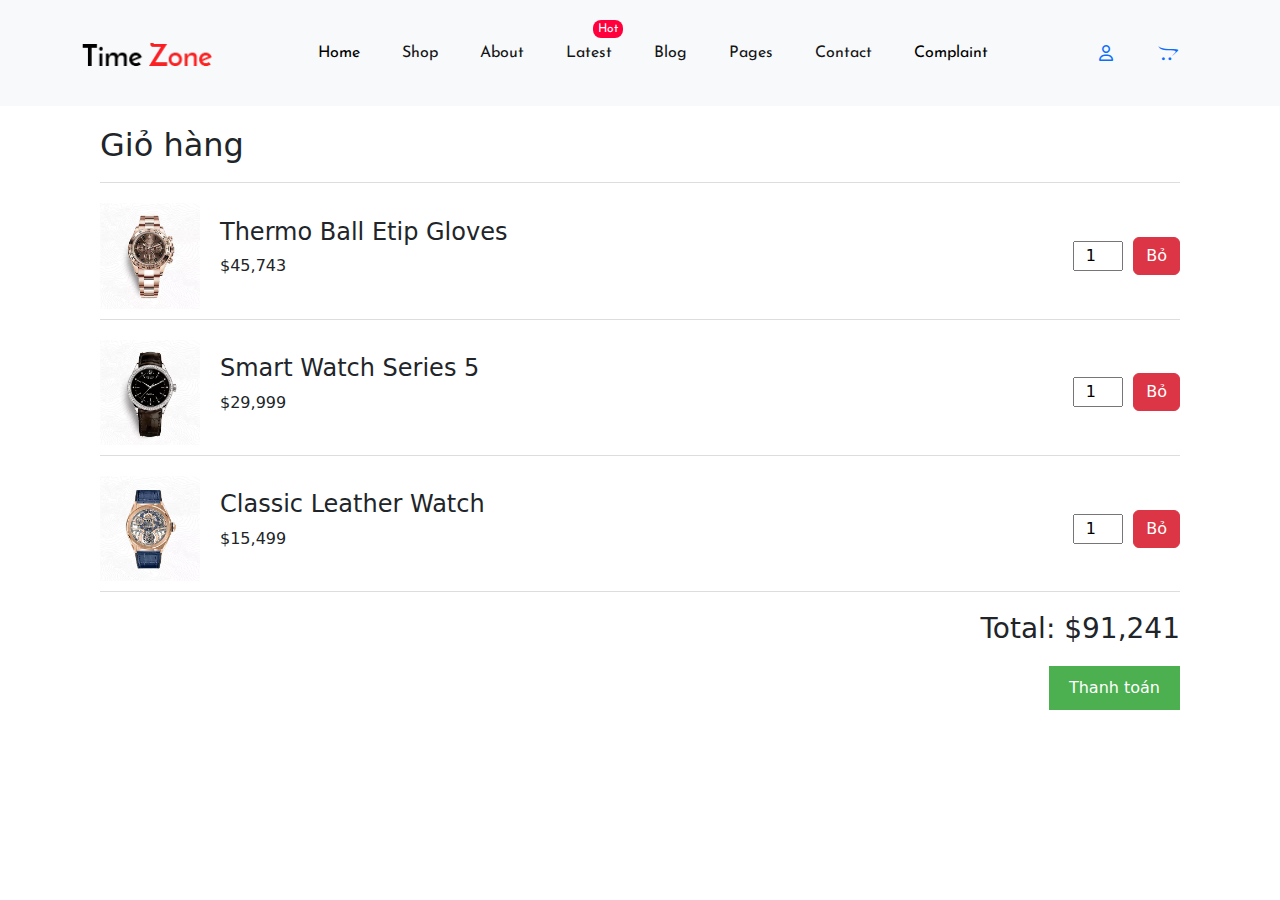
<file: Cart.html>
<!DOCTYPE html>
<html lang="en">
<head>
    <meta charset="UTF-8">
    <meta http-equiv="X-UA-Compatible" content="IE=edge">
    <link href='https://fonts.googleapis.com/css?family=Josefin+Sans' rel='stylesheet'>
    <link rel="stylesheet" href="https://cdnjs.cloudflare.com/ajax/libs/font-awesome/6.2.1/css/all.min.css">
    <link rel="stylesheet" href="css/bootstrap.min.css">
    <link rel="stylesheet" href="css/main.css">
    <meta name="viewport" content="width=device-width, initial-scale=1.0">
    <title>Shopping Cart</title>
    <style>
        .cart-container {
            padding: 20px;
            padding-left: 100px;
            padding-right: 100px;
        }

        .cart-header {
            display: flex;
            justify-content: space-between;
            align-items: center;
            border-bottom: 1px solid #ddd;
            padding-bottom: 10px;
            margin-bottom: 20px;
        }

        .cart-items {
            display: flex;
            flex-direction: column;
            gap: 20px;
        }

        .cart-item {
            display: flex;
            justify-content: space-between;
            align-items: center;
            border-bottom: 1px solid #ddd;
            padding-bottom: 10px;
        }

        .cart-item img {
            width: 100px;
        }

        .cart-item-details {
            flex: 1;
            margin-left: 20px;
        }

        .cart-item-actions {
            display: flex;
            align-items: center;
        }

        .cart-item-actions input {
            width: 50px;
            margin-right: 10px;
            text-align: center;
        }

        .cart-summary {
            margin-top: 20px;
            text-align: right;
        }

        .cart-summary h3 {
            margin-bottom: 20px;
        }

        .cart-summary button {
            padding: 10px 20px;
            background-color: #4CAF50;
            color: white;
            border: none;
            cursor: pointer;
        }

        .cart-summary button:hover {
            background-color: #45a049;
        }
    </style>
</head>
<body>
    <nav class="navbar sticky-top navbar-expand-lg bg-body-tertiary">
        <div class="container">
          <a class="navbar-brand" href="index.html"><img src="imges/logo.png.webp" alt="Logo"></a>
          <button class="navbar-toggler" type="button" data-bs-toggle="collapse" data-bs-target="#navbarSupportedContent" aria-controls="navbarSupportedContent" aria-expanded="false" aria-label="Toggle navigation">
            <span class="navbar-toggler-icon"></span>
          </button>
          <div class="collapse navbar-collapse" id="navbarSupportedContent">
            <ul class="navbar-nav mx-auto mb-2 mb-lg-0">
              <li class="nav-item">
                <a class="nav-link active" aria-current="page" href="index.html">Home</a>
              </li>
              <li class="nav-item">
                <a class="nav-link" href="shop.html">Shop</a>
              </li>
              <li class="nav-item">
                <a class="nav-link" href="About.html">About</a>
              </li>
              <li class="nav-item">
                <a class="nav-link" href="latest.html"><span class="hot">Hot</span> Latest</a>
              </li>
              <li class="nav-item">
                <a class="nav-link" href="blog.html">Blog</a>
              </li>
              <li class="nav-item">
                <a class="nav-link" href="Page.html">Pages</a>
              </li>
              <li class="nav-item">
                <a class="nav-link" href="contact.html">Contact</a>
              </li>
              <li class="nav-item">
                <a class="nav-link active" href="Complaint.html">Complaint</a>
              </li>
            </ul>
            <div class="ricons">
              <a href="login.html"><i class="fa-regular fa-user"></i></a>
              <a href="Cart.html"><i class="fab fa-opencart"></i></a> 
            </div>
          </div>
        </div>
      </nav>
      
<div class="cart-container">
    <div class="cart-header">
        <h2>Giỏ hàng</h2>
    </div>
    <div class="cart-items">
        <!-- Sample Cart Item -->
        <div class="cart-item">
            <img src="imges/watch1.webp" alt="Watch 1">
            <div class="cart-item-details">
                <h4>Thermo Ball Etip Gloves</h4>
                <p>$45,743</p>
            </div>
            <div class="cart-item-actions">
                <input type="number" value="1" min="1">
                <button class="btn btn-danger" onclick="removeItem(this)">Bỏ</button>
            </div>
        </div>
        <!-- Additional Cart Items -->
        <div class="cart-item">
            <img src="imges/watch2.webp" alt="Watch 2">
            <div class="cart-item-details">
                <h4>Smart Watch Series 5</h4>
                <p>$29,999</p>
            </div>
            <div class="cart-item-actions">
                <input type="number" value="1" min="1">
                <button class="btn btn-danger" onclick="removeItem(this)">Bỏ</button>
            </div>
        </div>
        <div class="cart-item">
            <img src="imges/watch3.webp" alt="Watch 3">
            <div class="cart-item-details">
                <h4>Classic Leather Watch</h4>
                <p>$15,499</p>
            </div>
            <div class="cart-item-actions">
                <input type="number" value="1" min="1">
                <button class="btn btn-danger" onclick="removeItem(this)">Bỏ</button>
            </div>
        </div>
    </div>
    <div class="cart-summary">
        <h3>Total: $91,241</h3>
        <button onclick="checkout()">Thanh toán</button>
    </div>
</div>

<script>
    function removeItem(button) {
        // Remove the item from the cart
        const cartItem = button.closest('.cart-item');
        cartItem.remove();
        // Update the total price
        updateTotal();
    }

    function updateTotal() {
        let total = 0;
        const cartItems = document.querySelectorAll('.cart-item');
        cartItems.forEach(item => {
            const price = parseFloat(item.querySelector('p').textContent.replace('$', '').replace(',', ''));
            const quantity = parseInt(item.querySelector('input').value);
            total += price * quantity;
        });
        document.querySelector('.cart-summary h3').textContent = 'Total: $' + total.toLocaleString();
    }

    function checkout() {
        alert('Proceeding to checkout...');
    }

    document.querySelectorAll('.cart-item-actions input').forEach(input => {
        input.addEventListener('change', updateTotal);
    });
</script>
</body>
</html>
</file>
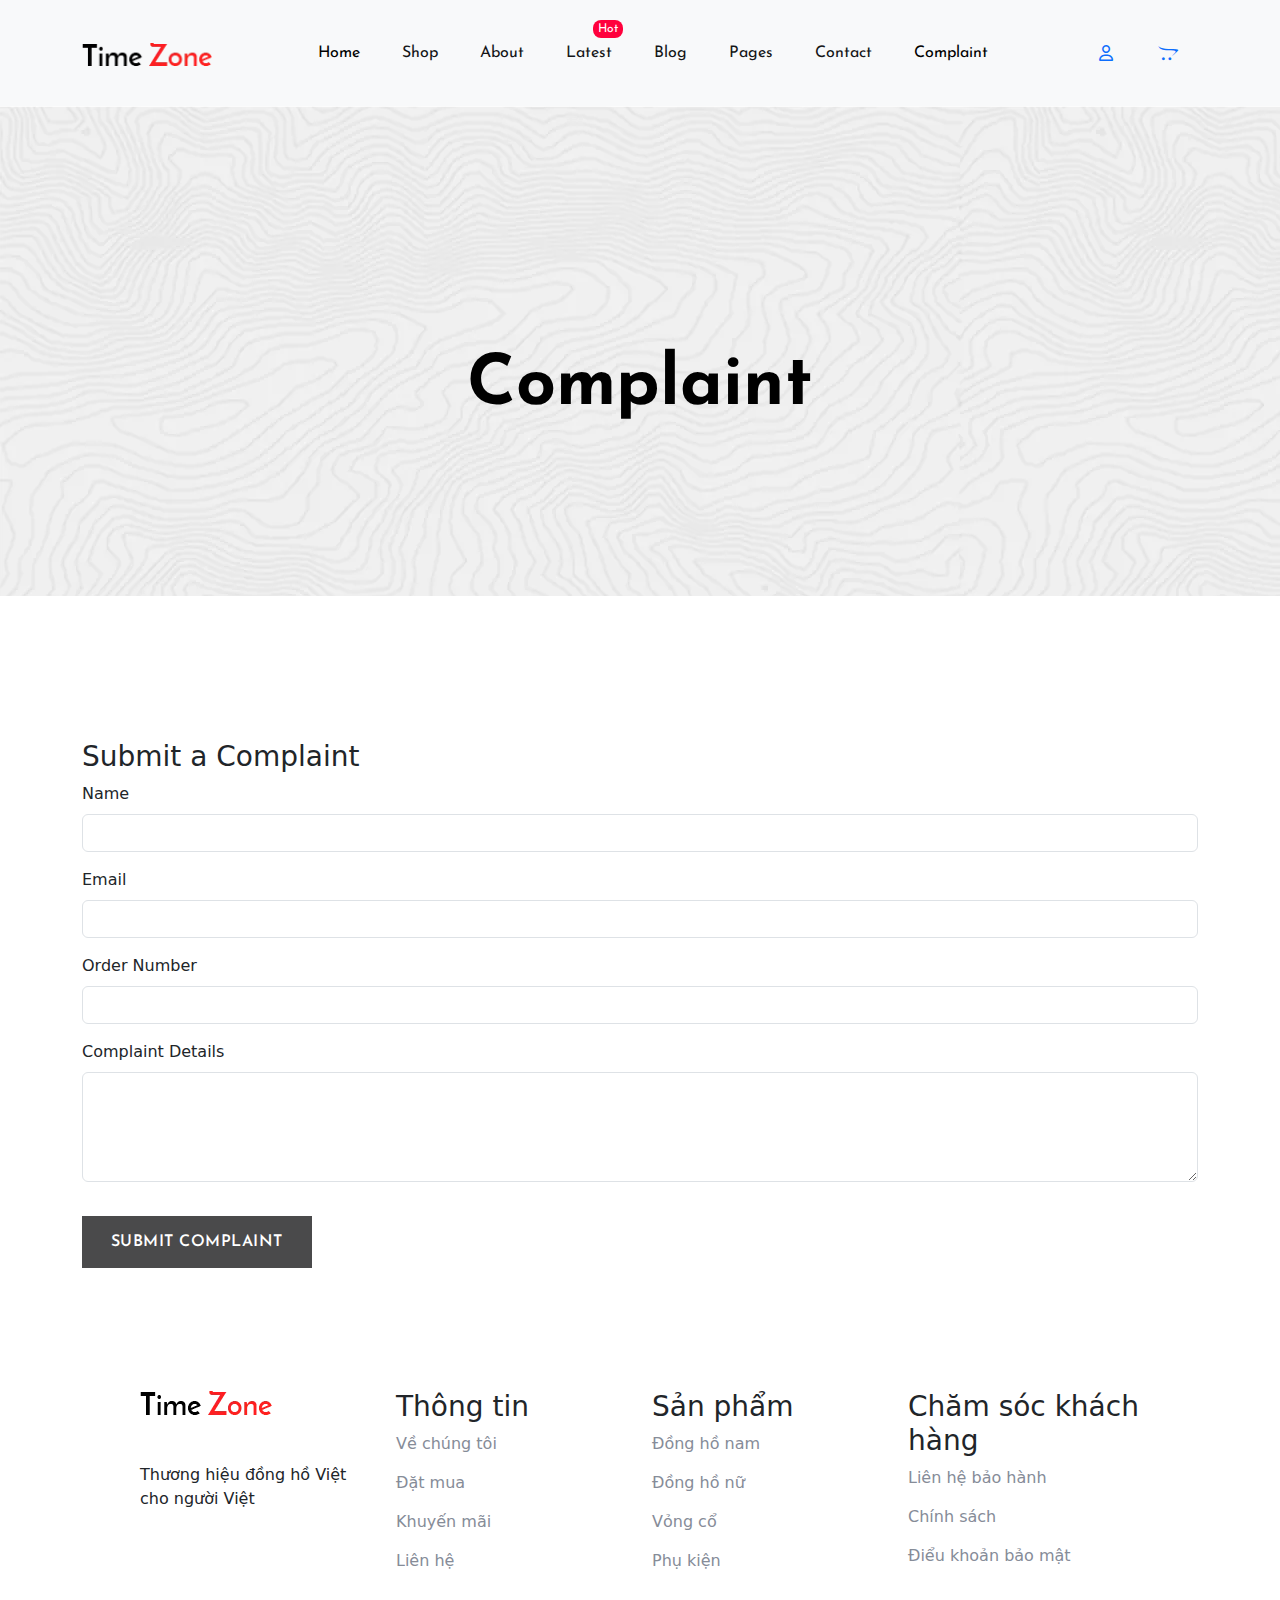
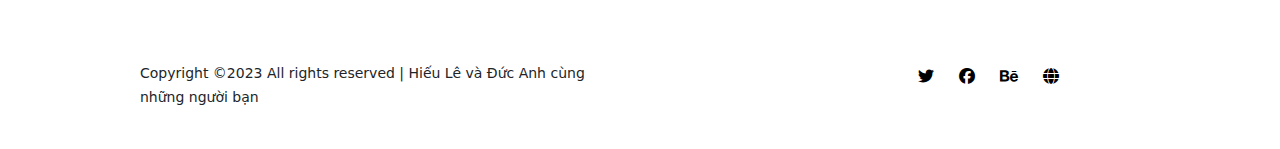
<file: Complaint.html>
<!DOCTYPE html>
<html lang="en">
<head>
    <meta charset="UTF-8">
    <meta http-equiv="X-UA-Compatible" content="IE=edge">
    <link href='https://fonts.googleapis.com/css?family=Josefin Sans' rel='stylesheet'>
    <link rel="stylesheet" href="https://cdnjs.cloudflare.com/ajax/libs/font-awesome/6.2.1/css/all.min.css">
    <link rel="stylesheet" href="css/bootstrap.min.css">
    <link rel="stylesheet" href="css/main.css">
    <meta name="viewport" content="width=device-width, initial-scale=1.0">
    <title>Complaint</title>
</head>
<body>
  <nav class="navbar sticky-top navbar-expand-lg bg-body-tertiary">
    <div class="container">
      <a class="navbar-brand" href="index.html"><img src="imges/logo.png.webp" alt="Logo"></a>
      <button class="navbar-toggler" type="button" data-bs-toggle="collapse" data-bs-target="#navbarSupportedContent" aria-controls="navbarSupportedContent" aria-expanded="false" aria-label="Toggle navigation">
        <span class="navbar-toggler-icon"></span>
      </button>
      <div class="collapse navbar-collapse" id="navbarSupportedContent">
        <ul class="navbar-nav mx-auto mb-2 mb-lg-0">
          <li class="nav-item">
            <a class="nav-link active" aria-current="page" href="index.html">Home</a>
          </li>
          <li class="nav-item">
            <a class="nav-link" href="shop.html">Shop</a>
          </li>
          <li class="nav-item">
            <a class="nav-link" href="About.html">About</a>
          </li>
          <li class="nav-item">
            <a class="nav-link" href="latest.html"><span class="hot">Hot</span> Latest</a>
          </li>
          <li class="nav-item">
            <a class="nav-link" href="blog.html">Blog</a>
          </li>
          <li class="nav-item">
            <a class="nav-link" href="Page.html">Pages</a>
          </li>
          <li class="nav-item">
            <a class="nav-link" href="contact.html">Contact</a>
          </li>
          <li class="nav-item">
            <a class="nav-link active" href="Complaint.html">Complaint</a>
          </li>
        </ul>
        <div class="ricons">
          <a href="login.html"><i class="fa-regular fa-user"></i></a>
          <a href="Cart.html"><i class="fab fa-opencart"></i></a> 
        </div>
      </div>
    </div>
  </nav>
  
<div class="sectionbanner bg-img src=imges/background.png d-flex justify-content-center align-items-center">
    <div class="row">
        <h2>Complaint</h2>
    </div>
</div>
<div class="product mt-5 py-5">
  <div class="container">
    <div class="row mt-5">
      <div class="col-md-12">
        <h3>Submit a Complaint</h3>
        <form action="#" method="post">
          <div class="mb-3">
            <label for="name" class="form-label">Name</label>
            <input type="text" class="form-control" id="name" name="name" required>
          </div>
          <div class="mb-3">
            <label for="email" class="form-label">Email</label>
            <input type="email" class="form-control" id="email" name="email" required>
          </div>
          <div class="mb-3">
            <label for="order_number" class="form-label">Order Number</label>
            <input type="text" class="form-control" id="order_number" name="order_number" required>
          </div>
          <div class="mb-3">
            <label for="complaint" class="form-label">Complaint Details</label>
            <textarea class="form-control" id="complaint" name="complaint" rows="4" required></textarea>
          </div>
          <button type="submit" class="btn btn-primary">Submit Complaint</button>
        </form>
      </div>
    </div>
  </div>
</div>
<div class="submission-msg mt-3 alert alert-success d-none" role="alert">
  Khiếu nại của bạn đã được gửi thành công.
</div>
<script>
  document.addEventListener('DOMContentLoaded', function() {
    const form = document.querySelector('form');
    const submissionMsg = document.querySelector('.submission-msg');

    form.addEventListener('submit', function(event) {
      event.preventDefault(); // Ngăn chặn form gửi đi mặc định

      // Đây là nơi bạn sẽ thực hiện xử lý gửi form, ví dụ AJAX để gửi dữ liệu lên máy chủ.
      // Tạm thời, chúng ta sẽ chỉ hiển thị thông báo thành công.

      submissionMsg.classList.remove('d-none'); // Hiển thị thông báo
      form.reset(); // Đặt lại form sau khi gửi thành công (tùy chọn)
    });
  });
</script>
<style>.submission-msg {
  margin-top: 10px;
  padding: 8px 15px; /* Điều chỉnh khoảng cách bên trong */
  border: 1px solid #4caf50;
  background-color: #dff0d8;
  color: #4caf50;
  font-size: 14px; /* Điều chỉnh kích thước font */
  border-radius: 5px; /* Điều chỉnh góc bo tròn */
}
</style>

<footer class="footer" style="padding-top: 50px;">
     
  <div class="container " style="width: 80%;">
    <div class="row mb-5">
      <div class="col-xl-3 col-lg-3 col-md-6 col-sm-6 py-4">
        <a href="#" class="footer-site-logo">
          <img src="imges/logo.png.webp" alt="">
        </a>
        <p class="mt-5">Thương hiệu đồng hồ Việt cho người Việt </p>
      </div>
      <div class="col-xl-3 col-lg-3 col-md-6 col-sm-6 py-4">
        <h3>Thông tin</h3>
        <ul class="foterlist">
          <li><a href="About.html">Về chúng tôi</a></li>
          <li><a href="shop.html">Đặt mua</a></li>
          <li><a href="Promotions.html">Khuyến mãi</a></li>
          <li><a href="contact.html">Liên hệ</a></li>
        </ul>
      </div>
      <div class="col-xl-3 col-lg-3 col-md-6 col-sm-6 py-4">
       


        <h3>Sản phẩm</h3>
        <ul class="foterlist">
          <li><a href="shop.html">Đồng hồ nam</a></li>
          <li><a href="shop.html">Đồng hồ nữ </a></li>
          <li><a href="shop.html">Vỏng cổ</a></li>
          <li><a href="shop.html">Phụ kiện</a></li>
         
        </ul>
      </div>
      <div class="col-xl-3 col-lg-3 col-md-6 col-sm-6 py-4">


        <h3>Chăm sóc khách hàng</h3>
        <ul class="foterlist">
          <li><a href="policy.html">Liên hệ bảo hành</a></li>
          <li><a href="policy.html">Chính sách</a></li>
          <li><a href="policy.html">Điểu khoản bảo mật</a></li>
         
   
        </ul>
      </div>
    </div>


    <div class="row mb-4 d-flex justify-content-between">
      <div class="col-xl-6 col-lg-6 col-md-6 col-sm-6 hertico">
        <p><small>Copyright ©2023 All rights reserved | Hiếu Lê và Đức Anh cùng những người bạn </small></p>
      </div>
      <div class="col-xl-3 col-lg-3 col-md-6 col-sm-6 justify-content-center ">
       <div class="sicons pt-1 ">
        <a href="#"><i class="fa-brands fa-twitter"></i></a>
        <a href="#"><i class="fa-brands fa-facebook"></i></a>
        <a href="#"><i class="fa-brands fa-behance"></i></a>
        <a href="#"><i class="fa-solid fa-globe"></i></a>
   
       </div>
      </div> 
    </div>
  </div>
</div>
</footer>
<script src="js/popper.min.js"></script>
<script src="js/bootstrap.min.js"></script>
</body>
</html>
</file>
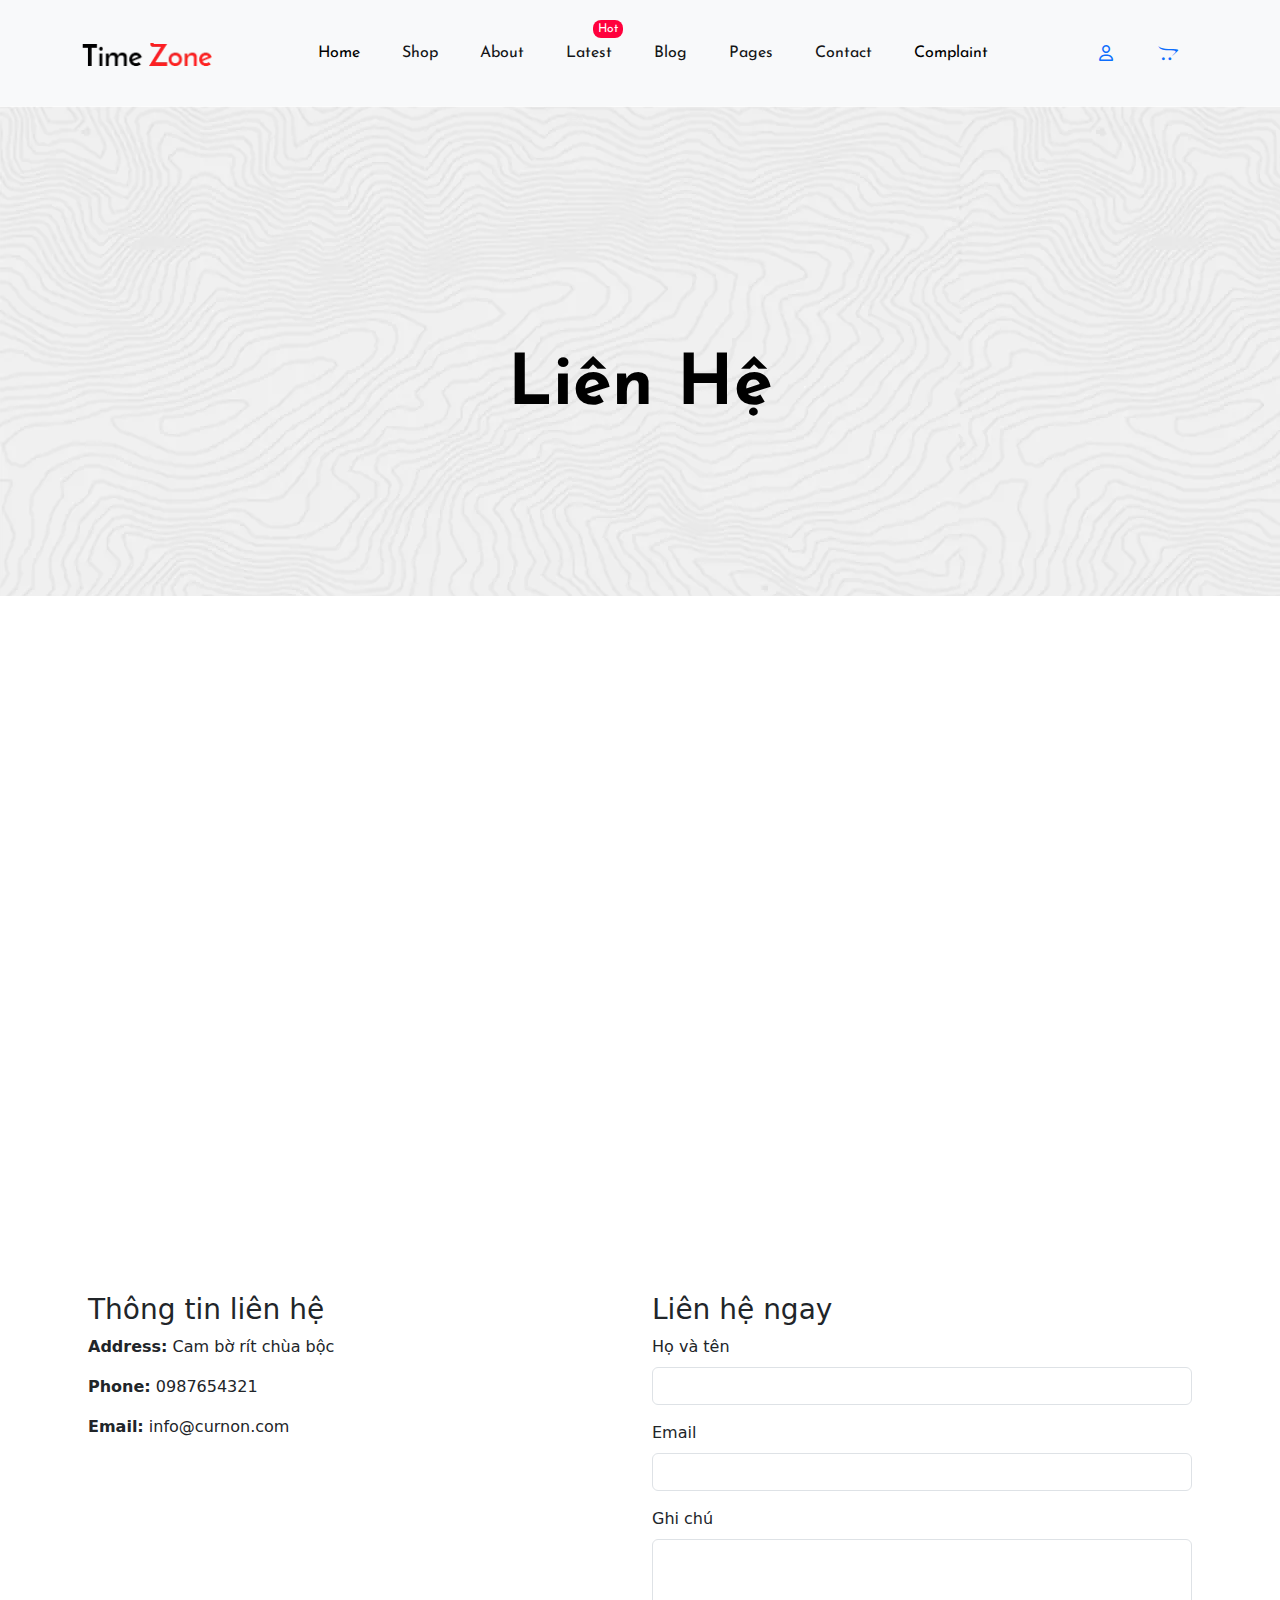
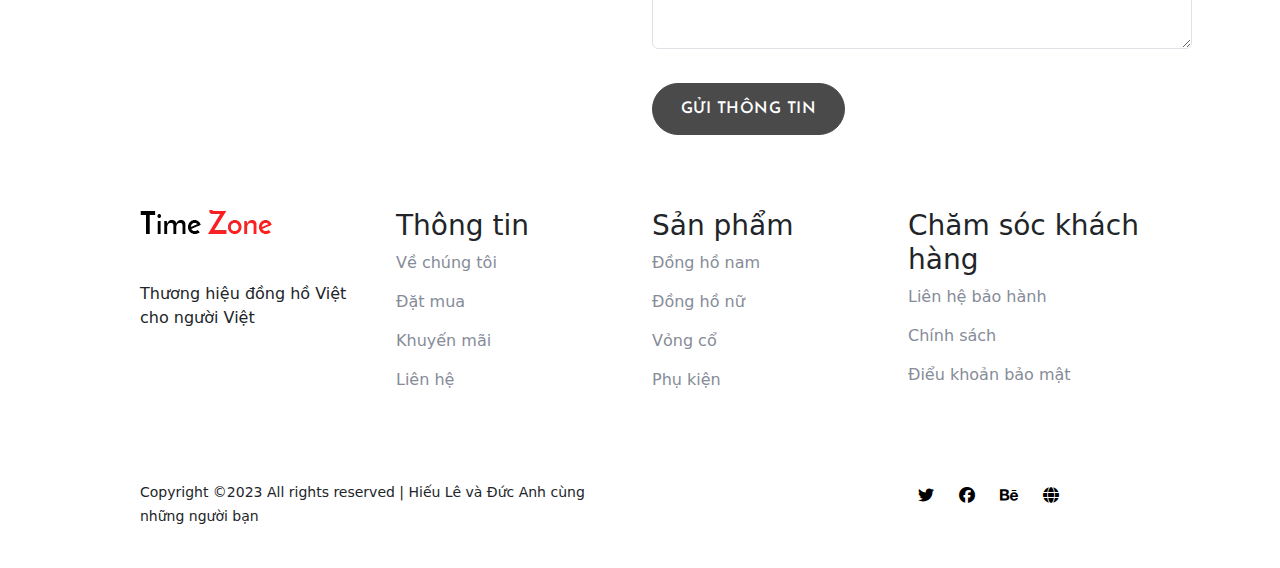
<file: contact.html>
<!DOCTYPE html>
<html lang="en">
<head>
    <meta charset="UTF-8">
    <meta http-equiv="X-UA-Compatible" content="IE=edge">
    <link href='https://fonts.googleapis.com/css?family=Josefin Sans' rel='stylesheet'>
     <link rel="stylesheet" href="https://cdnjs.cloudflare.com/ajax/libs/font-awesome/6.2.1/css/all.min.css">
     <link rel="stylesheet" href="css/bootstrap.min.css">
     <link rel="stylesheet" href="css/main.css">
    <meta name="viewport" content="width=device-width, initial-scale=1.0">
    <title>Home</title>
</head>
<body>
  <nav class="navbar sticky-top navbar-expand-lg bg-body-tertiary">
    <div class="container">
      <a class="navbar-brand" href="index.html"><img src="imges/logo.png.webp" alt="Logo"></a>
      <button class="navbar-toggler" type="button" data-bs-toggle="collapse" data-bs-target="#navbarSupportedContent" aria-controls="navbarSupportedContent" aria-expanded="false" aria-label="Toggle navigation">
        <span class="navbar-toggler-icon"></span>
      </button>
      <div class="collapse navbar-collapse" id="navbarSupportedContent">
        <ul class="navbar-nav mx-auto mb-2 mb-lg-0">
          <li class="nav-item">
            <a class="nav-link active" aria-current="page" href="index.html">Home</a>
          </li>
          <li class="nav-item">
            <a class="nav-link" href="shop.html">Shop</a>
          </li>
          <li class="nav-item">
            <a class="nav-link" href="About.html">About</a>
          </li>
          <li class="nav-item">
            <a class="nav-link" href="latest.html"><span class="hot">Hot</span> Latest</a>
          </li>
          <li class="nav-item">
            <a class="nav-link" href="blog.html">Blog</a>
          </li>
          <li class="nav-item">
            <a class="nav-link" href="Page.html">Pages</a>
          </li>
          <li class="nav-item">
            <a class="nav-link" href="contact.html">Contact</a>
          </li>
          <li class="nav-item">
            <a class="nav-link active" href="Complaint.html">Complaint</a>
          </li>
        </ul>
        <div class="ricons">
          <a href="login.html"><i class="fa-regular fa-user"></i></a>
          <a href="Cart.html"><i class="fab fa-opencart"></i></a> 
        </div>
      </div>
    </div>
  </nav>
  
<div class="sectionbanner bg-img src=imges/background.png d-flex justify-content-center align-items-center">

    
<div class="row">
        <h2>Liên Hệ</h2>
    </div>
</div>
<div class="product mt-5 py-5">
    
   
   
  <div class="container">
    <div class="row mx-5"> 
        <div class="col-xl-12 col-lg-12 col-md-10 col-sm-6 mt-5">
            <iframe src="https://www.google.com/maps/embed?pb=!1m18!1m12!1m3!1d3723.924724188681!2d105.80194411486741!3d21.02273648600459!2m3!1f0!2f0!3f0!3m2!1i1024!2i768!4f13.1!3m3!1m2!1s0x3135ab65d1a47c37%3A0xf6769f3e33983042!2sH%C3%A0%20N%E1%BB%99i!5e0!3m2!1sen!2s!4v1676054700654!5m2!1sen!2s" width="100%" height="450" style="border:0;" allowfullscreen="" loading="lazy" referrerpolicy="no-referrer-when-downgrade"></iframe>
        </div>
    </div>
</div>



             
    
        </div>
        <div class="row mt-5">
          <div class="col-md-6" style="padding-left: 100px;">
            <h3>Thông tin liên hệ</h3>
            <p><strong>Address:</strong> Cam bờ rít chùa bộc</p>
            <p><strong>Phone:</strong> 0987654321</p>
            <p><strong>Email:</strong> info@curnon.com</p>
          </div>
          <div class="col-md-6" style="padding-right: 100px;">
            <h3>Liên hệ ngay</h3>
            <form action="#" method="post">
              <div class="mb-3">
                <label for="name" class="form-label">Họ và tên</label>
                <input type="text" class="form-control" id="name" name="name" required>
              </div>
              <div class="mb-3">
                <label for="email" class="form-label">Email</label>
                <input type="email" class="form-control" id="email" name="email" required>
              </div>
              <div class="mb-3">
                <label for="message" class="form-label">Ghi chú</label>
                <textarea class="form-control" id="message" name="message" rows="4" required></textarea>
              </div>
              <button type="submit" class="btn btn-primary" style="border-radius: 30px;">Gửi thông tin</button>
            </form>
          </div>
        </div>
      </div>
    </div>
    </div>
</div>

<footer class="footer" style="padding-top: 50px;">
     
  <div class="container " style="width: 80%;">
    <div class="row mb-5">
      <div class="col-xl-3 col-lg-3 col-md-6 col-sm-6 py-4">
        <a href="#" class="footer-site-logo">
          <img src="imges/logo.png.webp" alt="">
        </a>
        <p class="mt-5">Thương hiệu đồng hồ Việt cho người Việt </p>
      </div>
      <div class="col-xl-3 col-lg-3 col-md-6 col-sm-6 py-4">
        <h3>Thông tin</h3>
        <ul class="foterlist">
          <li><a href="About.html">Về chúng tôi</a></li>
          <li><a href="shop.html">Đặt mua</a></li>
          <li><a href="Promotions.html">Khuyến mãi</a></li>
          <li><a href="contact.html">Liên hệ</a></li>
        </ul>
      </div>
      <div class="col-xl-3 col-lg-3 col-md-6 col-sm-6 py-4">
       


        <h3>Sản phẩm</h3>
        <ul class="foterlist">
          <li><a href="shop.html">Đồng hồ nam</a></li>
          <li><a href="shop.html">Đồng hồ nữ </a></li>
          <li><a href="shop.html">Vỏng cổ</a></li>
          <li><a href="shop.html">Phụ kiện</a></li>
         
        </ul>
      </div>
      <div class="col-xl-3 col-lg-3 col-md-6 col-sm-6 py-4">


        <h3>Chăm sóc khách hàng</h3>
        <ul class="foterlist">
          <li><a href="policy.html">Liên hệ bảo hành</a></li>
          <li><a href="policy.html">Chính sách</a></li>
          <li><a href="policy.html">Điểu khoản bảo mật</a></li>
         
   
        </ul>
      </div>
    </div>


    <div class="row mb-4 d-flex justify-content-between">
      <div class="col-xl-6 col-lg-6 col-md-6 col-sm-6 hertico">
        <p><small>Copyright ©2023 All rights reserved | Hiếu Lê và Đức Anh cùng những người bạn </small></p>
      </div>
      <div class="col-xl-3 col-lg-3 col-md-6 col-sm-6 justify-content-center ">
       <div class="sicons pt-1 ">
        <a href="#"><i class="fa-brands fa-twitter"></i></a>
        <a href="#"><i class="fa-brands fa-facebook"></i></a>
        <a href="#"><i class="fa-brands fa-behance"></i></a>
        <a href="#"><i class="fa-solid fa-globe"></i></a>
   
       </div>
      </div> 
    </div>
  </div>
</div>
</footer>
    <script src="js/popper.min.js"></script>
    <script src="js/bootstrap.min.js"></script>
</body>
</html>
</file>
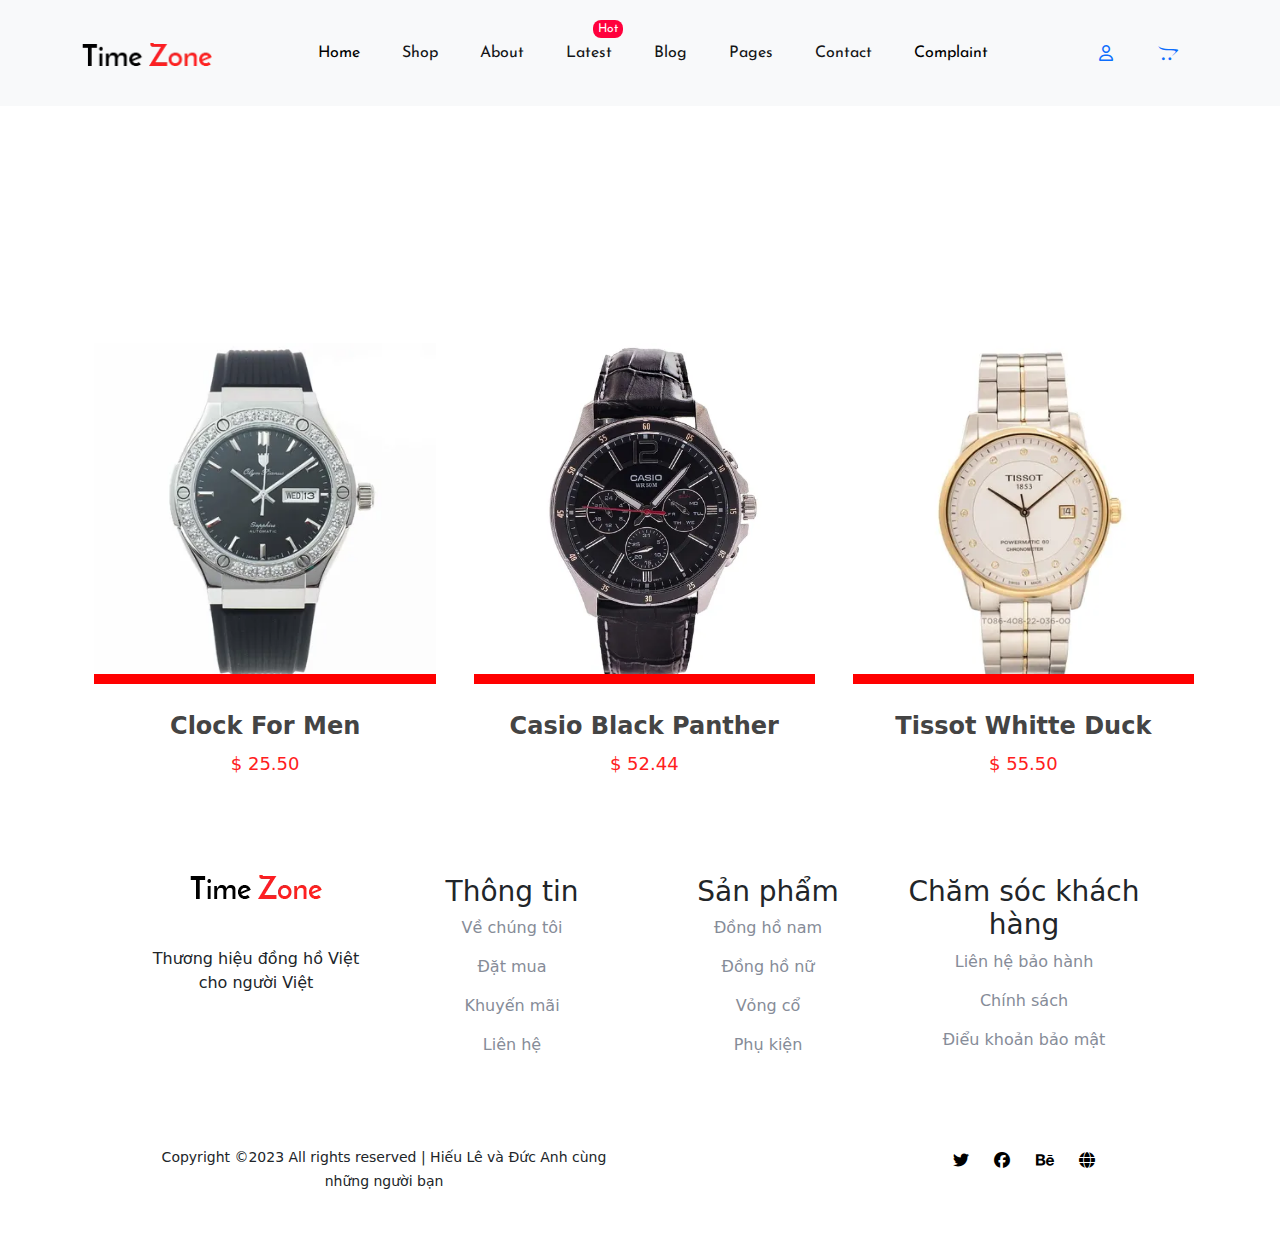
<file: latest.html>
<!DOCTYPE html>
<html lang="en">

<head>
    <meta charset="UTF-8">
    <meta http-equiv="X-UA-Compatible" content="IE=edge">
    <link href='https://fonts.googleapis.com/css?family=Josefin Sans' rel='stylesheet'>
    <link rel="stylesheet" href="https://cdnjs.cloudflare.com/ajax/libs/font-awesome/6.2.1/css/all.min.css">
    <link rel="stylesheet" href="css/bootstrap.min.css">
    <link rel="stylesheet" href="css/main.css">
    <meta name="viewport" content="width=device-width, initial-scale=1.0">
    <title>Latest</title>
    <style>
        body {
            text-align: center;
        }

        .product-list {
            display: flex;
            justify-content: space-between;
            width: 80%;
            margin: auto;
            margin-top: 5cm;
            gap: 1cm;
            margin-left: 2.5cm;
        }
        #cartPopup {
            display: none;
        }

        .popup {
            display: none;
            position: fixed;
            z-index: 9;
            left: 0;
            top: 0;
            width: 100%;
            height: 100%;
            overflow: auto;
            background-color: rgba(0, 0, 0, 0.4);
            display: flex;
            justify-content: center;
            align-items: center;
        }

        .popup-content {
            background-color: #fefefe;
            margin: 15% auto;
            padding: 20px;
            border-radius: 20px;
            width: 400px;
            height: 300px;
            text-align: center;
            position: relative;
        }

        .popup-content p {
            margin-top: 50px;
            font-size: 18px;
        }

        .popup-content .btn-group {
            margin-top: 30px;
        }

        .popup-content .btn-group button {
            margin: 0 10px;
            padding: 10px 20px;
            font-size: 16px;
            border: none;
            cursor: pointer;
            border-radius: 5px;
        }

        .popup-content .btn-group .btn-yes {
            background-color: #4CAF50;
            color: white;
        }

        .popup-content .btn-group .btn-no {
            background-color: #f44336;
            color: white;
        }

        .close {
            color: #aaa;
            position: absolute;
            top: 10px;
            right: 20px;
            font-size: 28px;
            font-weight: bold;
        }

        .close:hover,
        .close:focus {
            color: black;
            text-decoration: none;
            cursor: pointer;
        }

        /* For product scrolling */
        .product {
            max-height: 70vh;
            overflow-y: scroll;
        }

        .selected {
            background-color: #ddd;
        }
    </style>
</head>

<body>
    <nav class="navbar sticky-top navbar-expand-lg bg-body-tertiary">
        <div class="container">
          <a class="navbar-brand" href="index.html"><img src="imges/logo.png.webp" alt="Logo"></a>
          <button class="navbar-toggler" type="button" data-bs-toggle="collapse" data-bs-target="#navbarSupportedContent" aria-controls="navbarSupportedContent" aria-expanded="false" aria-label="Toggle navigation">
            <span class="navbar-toggler-icon"></span>
          </button>
          <div class="collapse navbar-collapse" id="navbarSupportedContent">
            <ul class="navbar-nav mx-auto mb-2 mb-lg-0">
              <li class="nav-item">
                <a class="nav-link active" aria-current="page" href="index.html">Home</a>
              </li>
              <li class="nav-item">
                <a class="nav-link" href="shop.html">Shop</a>
              </li>
              <li class="nav-item">
                <a class="nav-link" href="About.html">About</a>
              </li>
              <li class="nav-item">
                <a class="nav-link" href="latest.html"><span class="hot">Hot</span> Latest</a>
              </li>
              <li class="nav-item">
                <a class="nav-link" href="blog.html">Blog</a>
              </li>
              <li class="nav-item">
                <a class="nav-link" href="Page.html">Pages</a>
              </li>
              <li class="nav-item">
                <a class="nav-link" href="contact.html">Contact</a>
              </li>
              <li class="nav-item">
                <a class="nav-link active" href="Complaint.html">Complaint</a>
              </li>
            </ul>
            <div class="ricons">
              <a href="login.html"><i class="fa-regular fa-user"></i></a>
              <a href="Cart.html"><i class="fab fa-opencart"></i></a> 
            </div>
          </div>
        </div>
      </nav>
    
    <div id="latest-products" class="product-list">
        
    </div>

        <div id="cartPopup" class="popup">
        <div class="popup-content">
            <span class="close" onclick="closePopup()">&times;</span>
            <p>Bạn có chắc muốn thêm sản phẩm này vào giỏ không?</p>
            <div class="btn-group">
                <button class="btn-yes" onclick="confirmAddToCart()">Có</button>
                <button class="btn-no" onclick="closePopup()">Không</button>
            </div>
        </div>
    </div>

    <footer class="footer" style="padding-top: 50px;">
     
        <div class="container " style="width: 80%;">
          <div class="row mb-5">
            <div class="col-xl-3 col-lg-3 col-md-6 col-sm-6 py-4">
              <a href="#" class="footer-site-logo">
                <img src="imges/logo.png.webp" alt="">
              </a>
              <p class="mt-5">Thương hiệu đồng hồ Việt cho người Việt </p>
            </div>
            <div class="col-xl-3 col-lg-3 col-md-6 col-sm-6 py-4">
              <h3>Thông tin</h3>
              <ul class="foterlist">
                <li><a href="About.html">Về chúng tôi</a></li>
                <li><a href="shop.html">Đặt mua</a></li>
                <li><a href="Promotions.html">Khuyến mãi</a></li>
                <li><a href="contact.html">Liên hệ</a></li>
              </ul>
            </div>
            <div class="col-xl-3 col-lg-3 col-md-6 col-sm-6 py-4">
             
      
      
              <h3>Sản phẩm</h3>
              <ul class="foterlist">
                <li><a href="shop.html">Đồng hồ nam</a></li>
                <li><a href="shop.html">Đồng hồ nữ </a></li>
                <li><a href="shop.html">Vỏng cổ</a></li>
                <li><a href="shop.html">Phụ kiện</a></li>
               
              </ul>
            </div>
            <div class="col-xl-3 col-lg-3 col-md-6 col-sm-6 py-4">
      
      
              <h3>Chăm sóc khách hàng</h3>
              <ul class="foterlist">
                <li><a href="policy.html">Liên hệ bảo hành</a></li>
                <li><a href="policy.html">Chính sách</a></li>
                <li><a href="policy.html">Điểu khoản bảo mật</a></li>
               
         
              </ul>
            </div>
          </div>
          <div class="row mb-4 d-flex justify-content-between">
            <div class="col-xl-6 col-lg-6 col-md-6 col-sm-6 hertico">
              <p><small>Copyright ©2023 All rights reserved | Hiếu Lê và Đức Anh cùng những người bạn </small></p>
            </div>
            <div class="col-xl-3 col-lg-3 col-md-6 col-sm-6 justify-content-center ">
             <div class="sicons pt-1 ">
              <a href="#"><i class="fa-brands fa-twitter"></i></a>
              <a href="#"><i class="fa-brands fa-facebook"></i></a>
              <a href="#"><i class="fa-brands fa-behance"></i></a>
              <a href="#"><i class="fa-solid fa-globe"></i></a>
         
             </div>
            </div> 
          </div>
        </div>
      </div>
      </footer>
    <script>
        function getLatestProducts() {
            filteredProducts.sort((a, b) => {
                var numberA = parseInt(a.alt.replace('Watch ', ''));
                var numberB = parseInt(b.alt.replace('Watch ', ''));
                return numberB - numberA;
            });

            // lấy 3 sản phẩm mới nhất
            const latestProducts = filteredProducts.slice(0, 3);


            document.getElementById('latest-products').innerHTML = generateAllProductHTML(latestProducts);
        }

        window.onload = getLatestProducts;
</script>
    
    <script src="js/popper.min.js"></script>
    <script src="js/bootstrap.min.js"></script>
    <script src="js/product.js"></script>
</body>

</html>
</file>
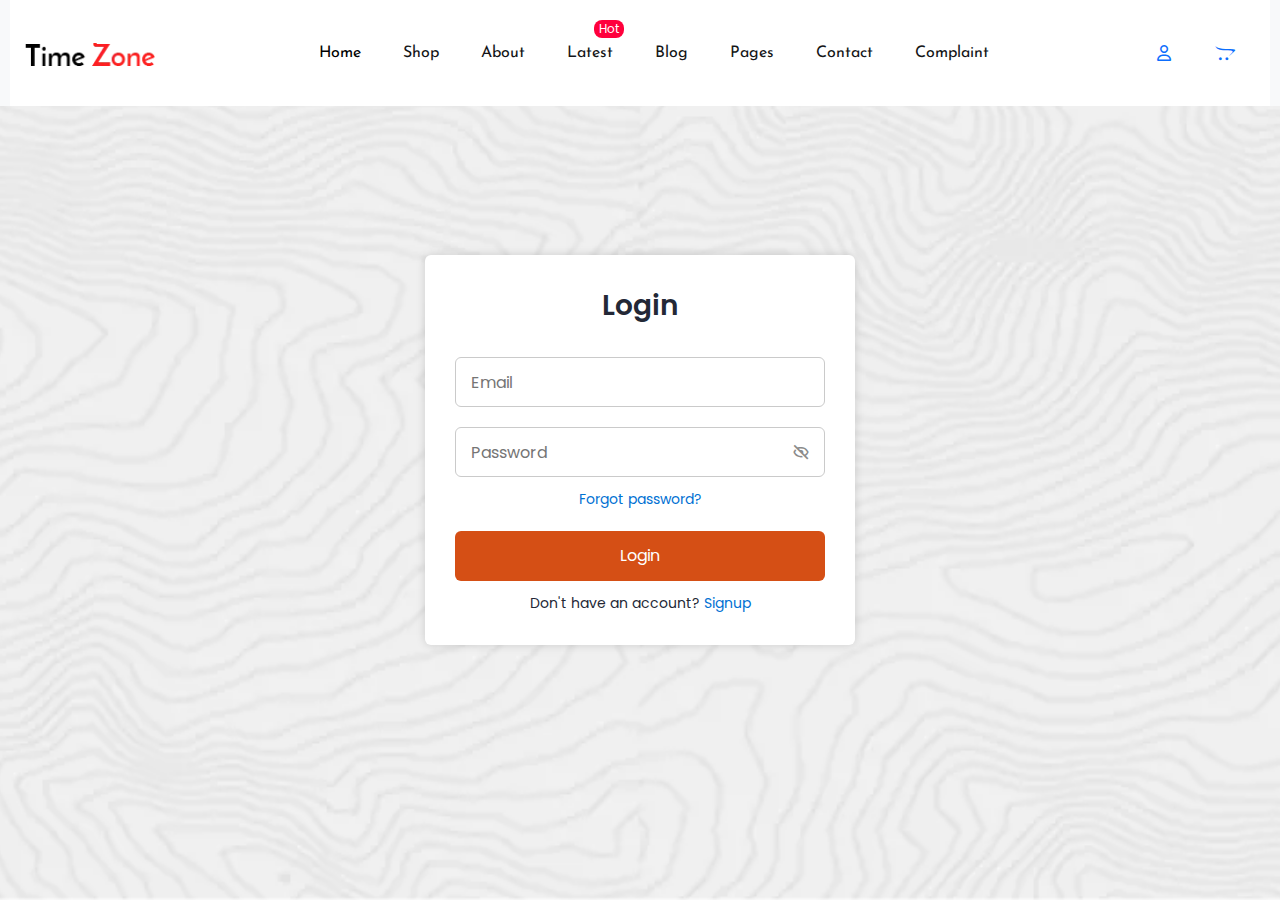
<file: login.html>
<!DOCTYPE html>
<html lang="en">

<head>
  <meta charset="UTF-8">
  <meta http-equiv="X-UA-Compatible" content="IE=edge">
  <link href='https://fonts.googleapis.com/css?family=Josefin Sans' rel='stylesheet'>
  <link rel="stylesheet" href="https://cdnjs.cloudflare.com/ajax/libs/font-awesome/6.2.1/css/all.min.css">
  <link rel="stylesheet" href="css/bootstrap.min.css">
  <link rel="stylesheet" href="css/main.css">
  <link rel="stylesheet" href="css/login.css">
  <meta name="viewport" content="width=device-width, initial-scale=1.0">
  <link href='https://unpkg.com/boxicons@2.1.2/css/boxicons.min.css' rel='stylesheet'>
  <title>Login</title>
</head>

<body>
  <nav class="navbar sticky navbar-expand-lg bg-body-tertiary">
    <div class="container-fluid">
      <a class="navbar-brand" href="#"> <img src="imges/logo.png.webp" alt=""></a>
      <button class="navbar-toggler" type="button" data-bs-toggle="collapse" data-bs-target="#navbarSupportedContent"
        aria-controls="navbarSupportedContent" aria-expanded="false" aria-label="Toggle navigation">
        <span class="navbar-toggler-icon"></span>
      </button>
      <div class="collapse navbar-collapse" id="navbarSupportedContent">
        <ul class="navbar-nav m-auto mb-2 mb-lg-0">
          <li class="nav-item">
            <a class="nav-link active" aria-current="page" href="index.html">Home</a>
          </li>
          <li class="nav-item">
            <a class="nav-link" href="shop.html">Shop</a>
          </li>
          <li class="nav-item">
            <a class="nav-link" href="About.html">About</a>
          </li>
          <li class="nav-item">
            <a class="nav-link" href="latest.html">
              <div class="hot">Hot</div>
              Latest
            </a>
          </li>
          <li class="nav-item">
            <a class="nav-link" href="blog.html">Blog</a>
          </li>
          <li class="nav-item">
            <a class="nav-link" href="Page.html">pages</a>
          </li>
          <li class="nav-item">
            <a class="nav-link" href="contact.html">Contact</a>
          </li>

          <li class="nav-item">
            <a class="nav-link" href="Complaint.html">Complaint</a>
          </li>
        </ul>
        <div class="ricons">
          <a href="login.html"><i class="fa-regular fa-user"></i></a>
       <a href="Cart.html"><i class="fa-brands fa-opencart"></i></a>   
        </div>

      </div>
    </div>
  </nav>

  <section class="container forms">
    <div class="form login">
        <div class="form-content">
            <header>Login</header>
            <form action="#">
                <div class="field input-field">
                    <input type="email" placeholder="Email" class="input">
                </div>
                <div class="field input-field">
                    <input type="password" placeholder="Password" class="password">
                    <i class='bx bx-hide eye-icon'></i>
                </div>
                <div class="form-link">
                    <a href="#" class="forgot-pass">Forgot password?</a>
                </div>
                <div class="field button-field">
                    <button>Login</button>
                </div>
            </form>
            <div class="form-link">
                <span>Don't have an account? <a href="signup.html">Signup</a></span>
            </div>
        </div>
    </div>
  </section>
  <div id="signupPopup" class="popup">
    <div class="popup-content">
        <span class="close" onclick="closeSignupPopup()">&times;</span>
        <p>Đăng nhập thành công!</p>
        <div class="btn-group">
            <button class="btn-yes" onclick="confirmSignup()">OK</button>
        </div>
    </div>
</div>
  <script src="js/login.js"></script>

</body>

</html>
</file>
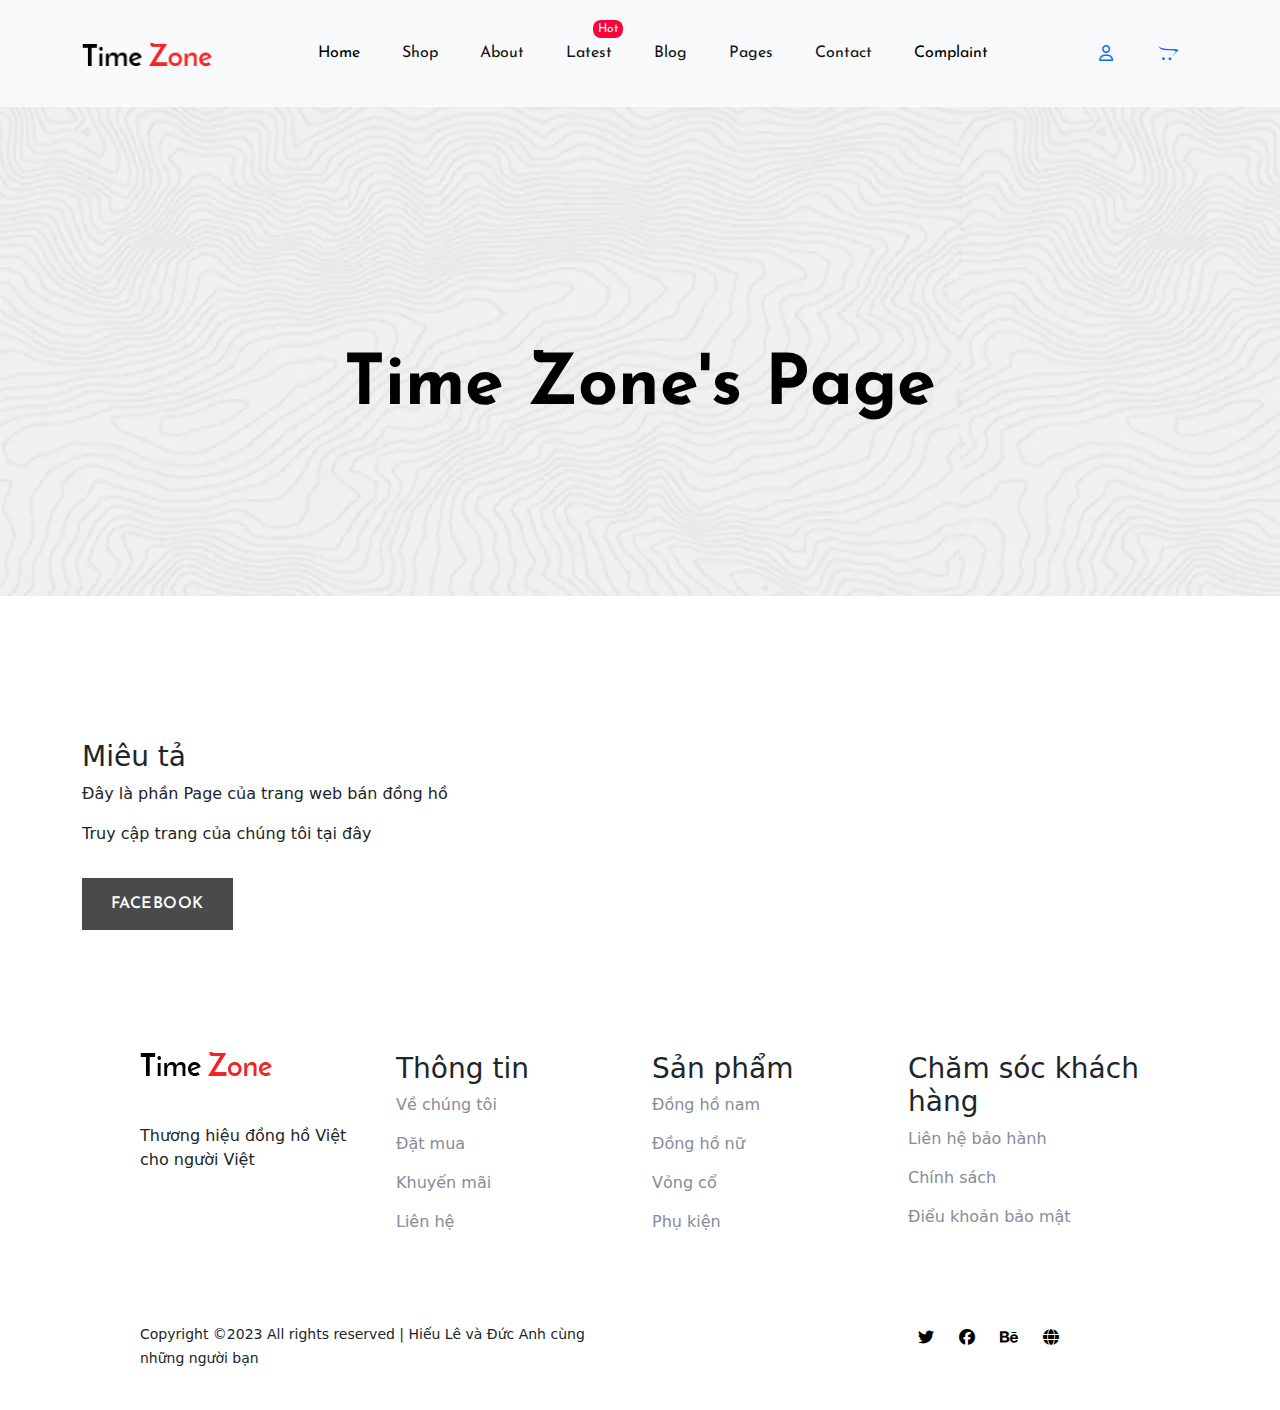
<file: Page.html>
<!DOCTYPE html>
<html lang="en">
<head>
    <meta charset="UTF-8">
    <meta http-equiv="X-UA-Compatible" content="IE=edge">
    <link href='https://fonts.googleapis.com/css?family=Josefin Sans' rel='stylesheet'>
    <link rel="stylesheet" href="https://cdnjs.cloudflare.com/ajax/libs/font-awesome/6.2.1/css/all.min.css">
    <link rel="stylesheet" href="css/bootstrap.min.css">
    <link rel="stylesheet" href="css/main.css">
    <meta name="viewport" content="width=device-width, initial-scale=1.0">
    <title>Page</title>
</head>
<body>
  <nav class="navbar sticky-top navbar-expand-lg bg-body-tertiary">
    <div class="container">
      <a class="navbar-brand" href="index.html"><img src="imges/logo.png.webp" alt="Logo"></a>
      <button class="navbar-toggler" type="button" data-bs-toggle="collapse" data-bs-target="#navbarSupportedContent" aria-controls="navbarSupportedContent" aria-expanded="false" aria-label="Toggle navigation">
        <span class="navbar-toggler-icon"></span>
      </button>
      <div class="collapse navbar-collapse" id="navbarSupportedContent">
        <ul class="navbar-nav mx-auto mb-2 mb-lg-0">
          <li class="nav-item">
            <a class="nav-link active" aria-current="page" href="index.html">Home</a>
          </li>
          <li class="nav-item">
            <a class="nav-link" href="shop.html">Shop</a>
          </li>
          <li class="nav-item">
            <a class="nav-link" href="About.html">About</a>
          </li>
          <li class="nav-item">
            <a class="nav-link" href="latest.html"><span class="hot">Hot</span> Latest</a>
          </li>
          <li class="nav-item">
            <a class="nav-link" href="blog.html">Blog</a>
          </li>
          <li class="nav-item">
            <a class="nav-link" href="Page.html">Pages</a>
          </li>
          <li class="nav-item">
            <a class="nav-link" href="contact.html">Contact</a>
          </li>
          <li class="nav-item">
            <a class="nav-link active" href="Complaint.html">Complaint</a>
          </li>
        </ul>
        <div class="ricons">
          <a href="login.html"><i class="fa-regular fa-user"></i></a>
          <a href="Cart.html"><i class="fab fa-opencart"></i></a> 
        </div>
      </div>
    </div>
  </nav>
<div class="sectionbanner bg-img src=imges/background.png d-flex justify-content-center align-items-center">
    <div class="row">
        <h2>Time Zone's Page</h2>
    </div>
</div>
<div class="product mt-5 py-5">
  <div class="container">
    <div class="row mt-5">
      <div class="col-md-12">
        <h3>Miêu tả</h3>
        <p>Đây là phần Page của trang web bán đồng hồ</p>
        <p>Truy cập trang của chúng tôi tại đây</p>
        <a href="https://www.facebook.com/profile.php?id=61560989495976" class="btn btn-primary mt-3">Facebook</a>
    </div>
    </div>
  </div>
</div>

<footer class="footer" style="padding-top: 50px;">
     
  <div class="container " style="width: 80%;">
    <div class="row mb-5">
      <div class="col-xl-3 col-lg-3 col-md-6 col-sm-6 py-4">
        <a href="#" class="footer-site-logo">
          <img src="imges/logo.png.webp" alt="">
        </a>
        <p class="mt-5">Thương hiệu đồng hồ Việt cho người Việt </p>
      </div>
      <div class="col-xl-3 col-lg-3 col-md-6 col-sm-6 py-4">
        <h3>Thông tin</h3>
        <ul class="foterlist">
          <li><a href="About.html">Về chúng tôi</a></li>
          <li><a href="shop.html">Đặt mua</a></li>
          <li><a href="Promotions.html">Khuyến mãi</a></li>
          <li><a href="contact.html">Liên hệ</a></li>
        </ul>
      </div>
      <div class="col-xl-3 col-lg-3 col-md-6 col-sm-6 py-4">
       


        <h3>Sản phẩm</h3>
        <ul class="foterlist">
          <li><a href="shop.html">Đồng hồ nam</a></li>
          <li><a href="shop.html">Đồng hồ nữ </a></li>
          <li><a href="shop.html">Vỏng cổ</a></li>
          <li><a href="shop.html">Phụ kiện</a></li>
         
        </ul>
      </div>
      <div class="col-xl-3 col-lg-3 col-md-6 col-sm-6 py-4">


        <h3>Chăm sóc khách hàng</h3>
        <ul class="foterlist">
          <li><a href="policy.html">Liên hệ bảo hành</a></li>
          <li><a href="policy.html">Chính sách</a></li>
          <li><a href="policy.html">Điểu khoản bảo mật</a></li>
         
   
        </ul>
      </div>
    </div>


    <div class="row mb-4 d-flex justify-content-between">
      <div class="col-xl-6 col-lg-6 col-md-6 col-sm-6 hertico">
        <p><small>Copyright ©2023 All rights reserved | Hiếu Lê và Đức Anh cùng những người bạn </small></p>
      </div>
      <div class="col-xl-3 col-lg-3 col-md-6 col-sm-6 justify-content-center ">
       <div class="sicons pt-1 ">
        <a href="#"><i class="fa-brands fa-twitter"></i></a>
        <a href="#"><i class="fa-brands fa-facebook"></i></a>
        <a href="#"><i class="fa-brands fa-behance"></i></a>
        <a href="#"><i class="fa-solid fa-globe"></i></a>
   
       </div>
      </div> 
    </div>
  </div>
</div>
</footer>
<script src="js/popper.min.js"></script>
<script src="js/bootstrap.min.js"></script>
</body>
</html>
</file>
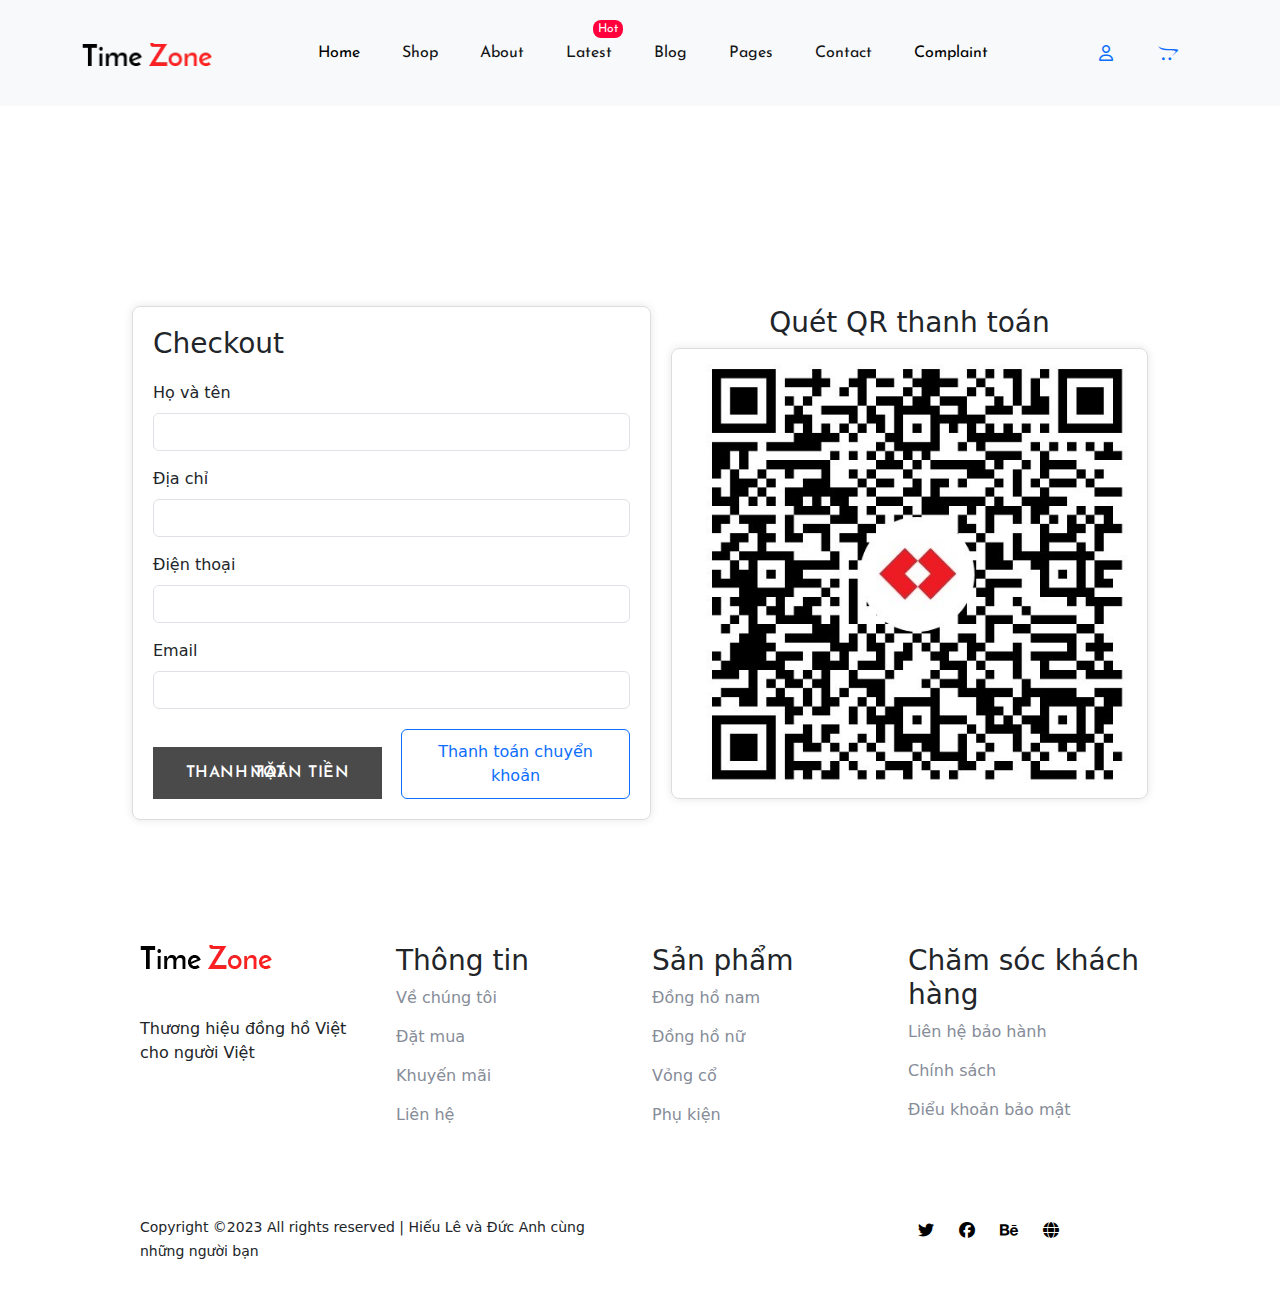
<file: payment.html>
<!DOCTYPE html>
<html lang="en">
<head>
    <meta charset="UTF-8">
    <meta http-equiv="X-UA-Compatible" content="IE=edge">
    <link href='https://fonts.googleapis.com/css?family=Josefin Sans' rel='stylesheet'>
    <link rel="stylesheet" href="https://cdnjs.cloudflare.com/ajax/libs/font-awesome/6.2.1/css/all.min.css">
    <link rel="stylesheet" href="css/bootstrap.min.css">
    <link rel="stylesheet" href="css/main.css">
    <meta name="viewport" content="width=device-width, initial-scale=1.0">
    <title>Thanh toán</title>
    <style>
        .payment-section {
            display: flex;
            justify-content: space-between;
            align-items: flex-start;
            padding: 50px;
            gap: 20px;
        }
        .payment-form {
            flex: 1;
            padding: 20px;
            border: 1px solid #ddd;
            border-radius: 8px;
            box-shadow: 0 0 10px rgba(0,0,0,0.1);
        }
        .payment-form h3 {
            margin-bottom: 20px;
        }
        .qr-code {
            flex: 1;
            text-align: center;
        }
        .qr-code img {
            max-width: 100%;
            border: 1px solid #ddd;
            border-radius: 8px;
            box-shadow: 0 0 10px rgba(0,0,0,0.1);
        }
        .payment-buttons {
            display: flex;
            justify-content: space-between;
            margin-top: 20px;
        }
        .payment-buttons .btn {
            width: 48%;
        }
    </style>
</head>
<body>
  <nav class="navbar sticky-top navbar-expand-lg bg-body-tertiary">
    <div class="container">
      <a class="navbar-brand" href="index.html"><img src="imges/logo.png.webp" alt="Logo"></a>
      <button class="navbar-toggler" type="button" data-bs-toggle="collapse" data-bs-target="#navbarSupportedContent" aria-controls="navbarSupportedContent" aria-expanded="false" aria-label="Toggle navigation">
        <span class="navbar-toggler-icon"></span>
      </button>
      <div class="collapse navbar-collapse" id="navbarSupportedContent">
        <ul class="navbar-nav mx-auto mb-2 mb-lg-0">
          <li class="nav-item">
            <a class="nav-link active" aria-current="page" href="index.html">Home</a>
          </li>
          <li class="nav-item">
            <a class="nav-link" href="shop.html">Shop</a>
          </li>
          <li class="nav-item">
            <a class="nav-link" href="About.html">About</a>
          </li>
          <li class="nav-item">
            <a class="nav-link" href="latest.html"><span class="hot">Hot</span> Latest</a>
          </li>
          <li class="nav-item">
            <a class="nav-link" href="blog.html">Blog</a>
          </li>
          <li class="nav-item">
            <a class="nav-link" href="Page.html">Pages</a>
          </li>
          <li class="nav-item">
            <a class="nav-link" href="contact.html">Contact</a>
          </li>
          <li class="nav-item">
            <a class="nav-link active" href="Complaint.html">Complaint</a>
          </li>
        </ul>
        <div class="ricons">
          <a href="login.html"><i class="fa-regular fa-user"></i></a>
          <a href="Cart.html"><i class="fab fa-opencart"></i></a> 
        </div>
      </div>
    </div>
  </nav>

<div class="container">
    <div class="payment-section" style="padding-top: 200px;">
        <!-- Payment Form -->
        <div class="payment-form">
            <h3>Checkout</h3>
            <form action="process_payment.php" method="post">
                <div class="mb-3">
                    <label for="name" class="form-label">Họ và tên</label>
                    <input type="text" class="form-control" id="name" name="name" required>
                </div>
                <div class="mb-3">
                    <label for="address" class="form-label">Địa chỉ</label>
                    <input type="text" class="form-control" id="address" name="address" required>
                </div>
                <div class="mb-3">
                    <label for="phone" class="form-label">Điện thoại</label>
                    <input type="tel" class="form-control" id="phone" name="phone" required>
                </div>
                <div class="mb-3">
                    <label for="email" class="form-label">Email</label>
                    <input type="email" class="form-control" id="email" name="email" required>
                </div>
                <div class="payment-buttons">
                    <button type="submit" class="btn btn-primary">Thanh toán tiền mặt</button>
                    <button type="submit" class="btn btn-outline-primary">Thanh toán chuyển khoản</button>
                </div>
            </form>
        </div>
        
        <!-- QR Code -->
        <div class="qr-code">
            <h3>Quét QR thanh toán</h3>
            <img src="imges/Qr.jpg"  style="padding-top: 15px; padding-bottom: 15px;"  alt="QR Code">
        </div>
    </div>
</div>

<footer class="footer" style="padding-top: 50px;">
     
  <div class="container " style="width: 80%;">
    <div class="row mb-5">
      <div class="col-xl-3 col-lg-3 col-md-6 col-sm-6 py-4">
        <a href="#" class="footer-site-logo">
          <img src="imges/logo.png.webp" alt="">
        </a>
        <p class="mt-5">Thương hiệu đồng hồ Việt cho người Việt </p>
      </div>
      <div class="col-xl-3 col-lg-3 col-md-6 col-sm-6 py-4">
        <h3>Thông tin</h3>
        <ul class="foterlist">
          <li><a href="About.html">Về chúng tôi</a></li>
          <li><a href="shop.html">Đặt mua</a></li>
          <li><a href="Promotions.html">Khuyến mãi</a></li>
          <li><a href="contact.html">Liên hệ</a></li>
        </ul>
      </div>
      <div class="col-xl-3 col-lg-3 col-md-6 col-sm-6 py-4">
       


        <h3>Sản phẩm</h3>
        <ul class="foterlist">
          <li><a href="shop.html">Đồng hồ nam</a></li>
          <li><a href="shop.html">Đồng hồ nữ </a></li>
          <li><a href="shop.html">Vỏng cổ</a></li>
          <li><a href="shop.html">Phụ kiện</a></li>
         
        </ul>
      </div>
      <div class="col-xl-3 col-lg-3 col-md-6 col-sm-6 py-4">


        <h3>Chăm sóc khách hàng</h3>
        <ul class="foterlist">
          <li><a href="policy.html">Liên hệ bảo hành</a></li>
          <li><a href="policy.html">Chính sách</a></li>
          <li><a href="policy.html">Điểu khoản bảo mật</a></li>
         
   
        </ul>
      </div>
    </div>


    <div class="row mb-4 d-flex justify-content-between">
      <div class="col-xl-6 col-lg-6 col-md-6 col-sm-6 hertico">
        <p><small>Copyright ©2023 All rights reserved | Hiếu Lê và Đức Anh cùng những người bạn </small></p>
      </div>
      <div class="col-xl-3 col-lg-3 col-md-6 col-sm-6 justify-content-center ">
       <div class="sicons pt-1 ">
        <a href="#"><i class="fa-brands fa-twitter"></i></a>
        <a href="#"><i class="fa-brands fa-facebook"></i></a>
        <a href="#"><i class="fa-brands fa-behance"></i></a>
        <a href="#"><i class="fa-solid fa-globe"></i></a>
   
       </div>
      </div> 
    </div>
  </div>
</div>
</footer>

<script src="js/popper.min.js"></script>
<script src="js/bootstrap.min.js"></script>
</body>
</html>
</file>
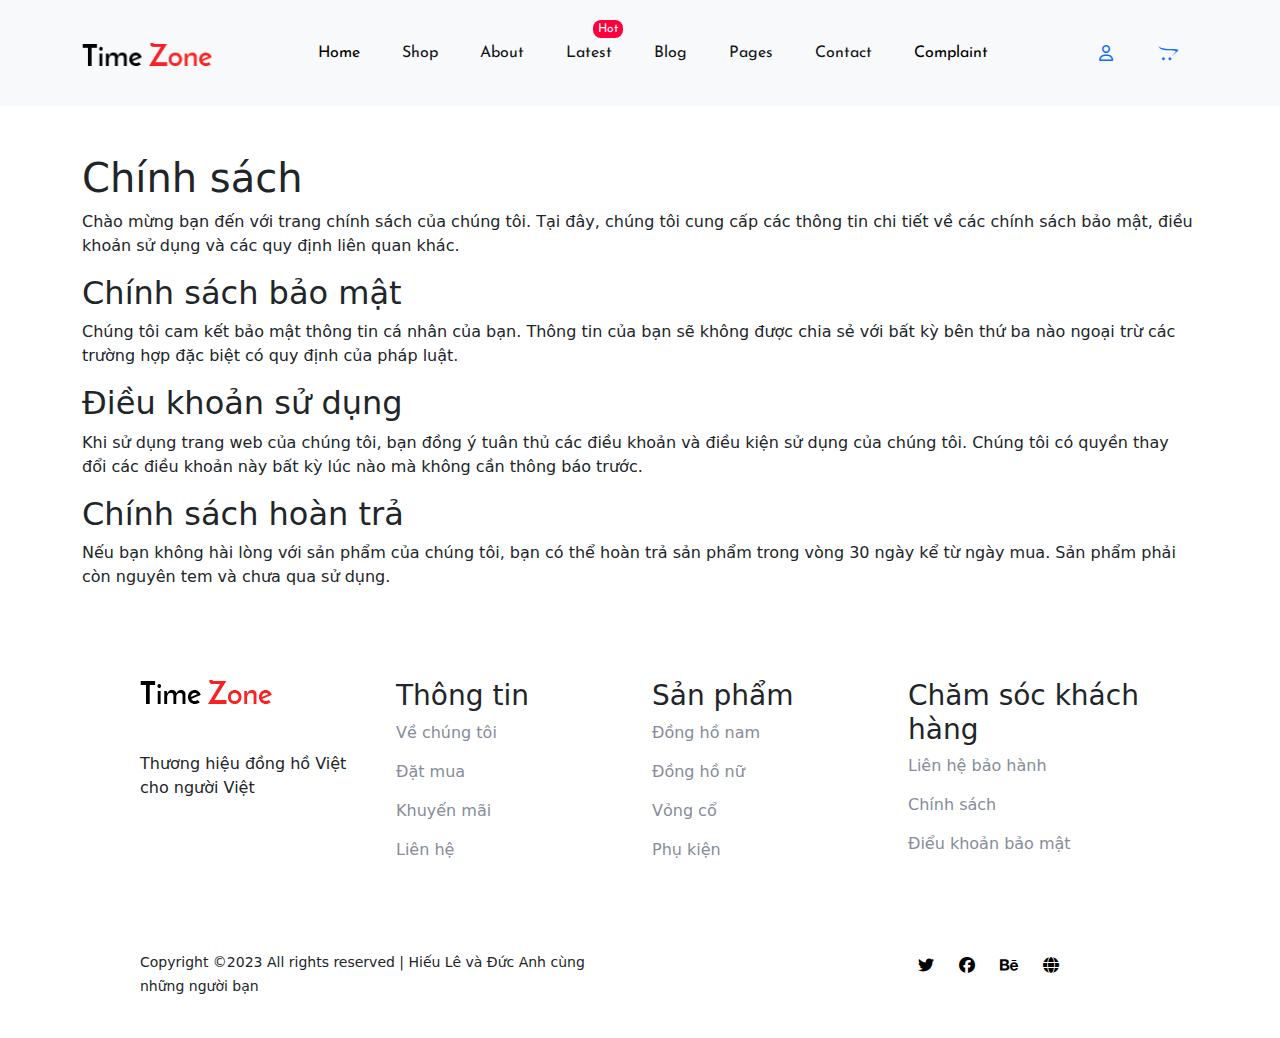
<file: policy.html>
<!DOCTYPE html>
<html lang="en">
<head>
    <meta charset="UTF-8">
    <meta http-equiv="X-UA-Compatible" content="IE=edge">
    <link href='https://fonts.googleapis.com/css?family=Josefin+Sans' rel='stylesheet'>
    <link rel="stylesheet" href="https://cdnjs.cloudflare.com/ajax/libs/font-awesome/6.2.1/css/all.min.css">
    <link rel="stylesheet" href="css/bootstrap.min.css">
    <link rel="stylesheet" href="css/main.css">
    <meta name="viewport" content="width=device-width, initial-scale=1.0">
    <title>Chính sách</title>
</head>
<body>
  <nav class="navbar sticky-top navbar-expand-lg bg-body-tertiary">
    <div class="container">
      <a class="navbar-brand" href="index.html"><img src="imges/logo.png.webp" alt="Logo"></a>
      <button class="navbar-toggler" type="button" data-bs-toggle="collapse" data-bs-target="#navbarSupportedContent" aria-controls="navbarSupportedContent" aria-expanded="false" aria-label="Toggle navigation">
        <span class="navbar-toggler-icon"></span>
      </button>
      <div class="collapse navbar-collapse" id="navbarSupportedContent">
        <ul class="navbar-nav mx-auto mb-2 mb-lg-0">
          <li class="nav-item">
            <a class="nav-link active" aria-current="page" href="index.html">Home</a>
          </li>
          <li class="nav-item">
            <a class="nav-link" href="shop.html">Shop</a>
          </li>
          <li class="nav-item">
            <a class="nav-link" href="About.html">About</a>
          </li>
          <li class="nav-item">
            <a class="nav-link" href="latest.html"><span class="hot">Hot</span> Latest</a>
          </li>
          <li class="nav-item">
            <a class="nav-link" href="blog.html">Blog</a>
          </li>
          <li class="nav-item">
            <a class="nav-link" href="Page.html">Pages</a>
          </li>
          <li class="nav-item">
            <a class="nav-link" href="contact.html">Contact</a>
          </li>
          <li class="nav-item">
            <a class="nav-link active" href="Complaint.html">Complaint</a>
          </li>
        </ul>
        <div class="ricons">
          <a href="login.html"><i class="fa-regular fa-user"></i></a>
          <a href="Cart.html"><i class="fab fa-opencart"></i></a> 
        </div>
      </div>
    </div>
  </nav>

<div class="container mt-5">
    <h1>Chính sách</h1>
    <p>Chào mừng bạn đến với trang chính sách của chúng tôi. Tại đây, chúng tôi cung cấp các thông tin chi tiết về các chính sách bảo mật, điều khoản sử dụng và các quy định liên quan khác.</p>
    <h2>Chính sách bảo mật</h2>
    <p>Chúng tôi cam kết bảo mật thông tin cá nhân của bạn. Thông tin của bạn sẽ không được chia sẻ với bất kỳ bên thứ ba nào ngoại trừ các trường hợp đặc biệt có quy định của pháp luật.</p>
    <h2>Điều khoản sử dụng</h2>
    <p>Khi sử dụng trang web của chúng tôi, bạn đồng ý tuân thủ các điều khoản và điều kiện sử dụng của chúng tôi. Chúng tôi có quyền thay đổi các điều khoản này bất kỳ lúc nào mà không cần thông báo trước.</p>
    <h2>Chính sách hoàn trả</h2>
    <p>Nếu bạn không hài lòng với sản phẩm của chúng tôi, bạn có thể hoàn trả sản phẩm trong vòng 30 ngày kể từ ngày mua. Sản phẩm phải còn nguyên tem và chưa qua sử dụng.</p>
</div>

<footer class="footer" style="padding-top: 50px;">
     
  <div class="container " style="width: 80%;">
    <div class="row mb-5">
      <div class="col-xl-3 col-lg-3 col-md-6 col-sm-6 py-4">
        <a href="#" class="footer-site-logo">
          <img src="imges/logo.png.webp" alt="">
        </a>
        <p class="mt-5">Thương hiệu đồng hồ Việt cho người Việt </p>
      </div>
      <div class="col-xl-3 col-lg-3 col-md-6 col-sm-6 py-4">
        <h3>Thông tin</h3>
        <ul class="foterlist">
          <li><a href="About.html">Về chúng tôi</a></li>
          <li><a href="shop.html">Đặt mua</a></li>
          <li><a href="Promotions.html">Khuyến mãi</a></li>
          <li><a href="contact.html">Liên hệ</a></li>
        </ul>
      </div>
      <div class="col-xl-3 col-lg-3 col-md-6 col-sm-6 py-4">
       


        <h3>Sản phẩm</h3>
        <ul class="foterlist">
          <li><a href="shop.html">Đồng hồ nam</a></li>
          <li><a href="shop.html">Đồng hồ nữ </a></li>
          <li><a href="shop.html">Vỏng cổ</a></li>
          <li><a href="shop.html">Phụ kiện</a></li>
         
        </ul>
      </div>
      <div class="col-xl-3 col-lg-3 col-md-6 col-sm-6 py-4">


        <h3>Chăm sóc khách hàng</h3>
        <ul class="foterlist">
          <li><a href="policy.html">Liên hệ bảo hành</a></li>
          <li><a href="policy.html">Chính sách</a></li>
          <li><a href="policy.html">Điểu khoản bảo mật</a></li>
         
   
        </ul>
      </div>
    </div>


    <div class="row mb-4 d-flex justify-content-between">
      <div class="col-xl-6 col-lg-6 col-md-6 col-sm-6 hertico">
        <p><small>Copyright ©2023 All rights reserved | Hiếu Lê và Đức Anh cùng những người bạn </small></p>
      </div>
      <div class="col-xl-3 col-lg-3 col-md-6 col-sm-6 justify-content-center ">
       <div class="sicons pt-1 ">
        <a href="#"><i class="fa-brands fa-twitter"></i></a>
        <a href="#"><i class="fa-brands fa-facebook"></i></a>
        <a href="#"><i class="fa-brands fa-behance"></i></a>
        <a href="#"><i class="fa-solid fa-globe"></i></a>
   
       </div>
      </div> 
    </div>
  </div>
</div>
</footer>

<script src="js/popper.min.js"></script>
<script src="js/bootstrap.min.js"></script>
</body>
</html>
</file>
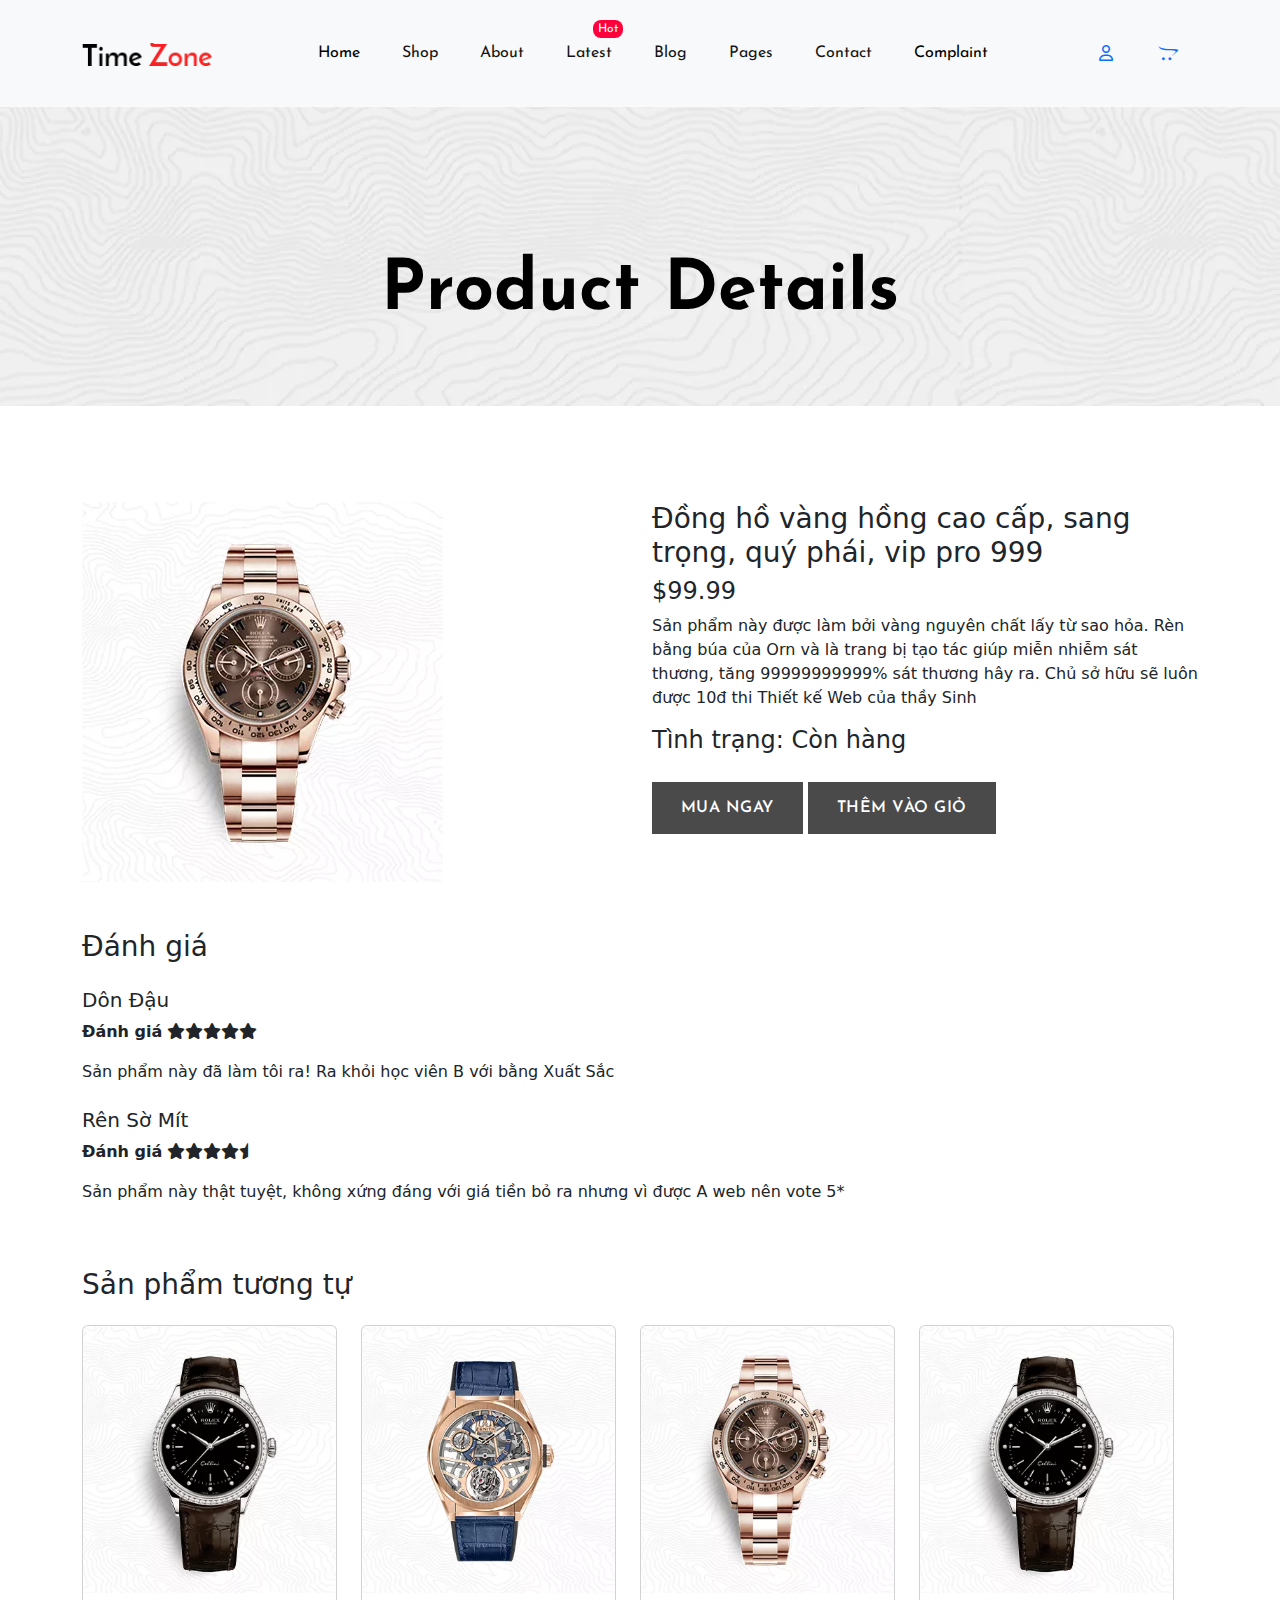
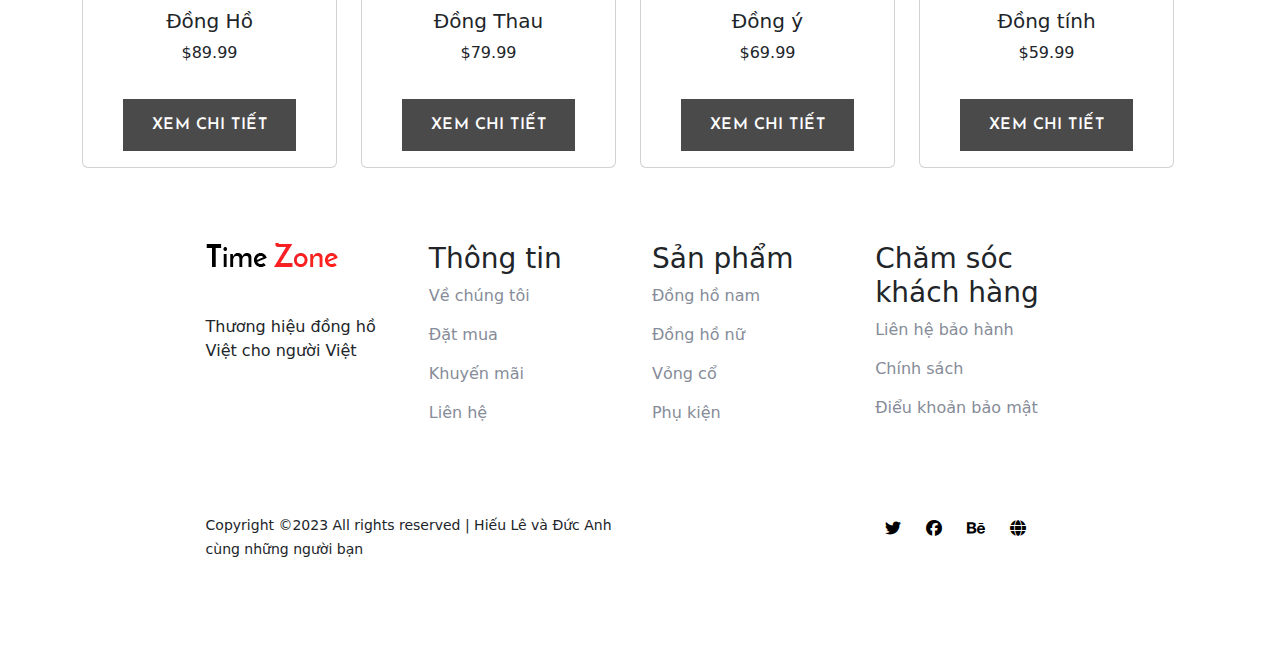
<file: product_details.html>
<!DOCTYPE html>
<html lang="en">
<head>
    <meta charset="UTF-8">
    <meta http-equiv="X-UA-Compatible" content="IE=edge">
    <link href='https://fonts.googleapis.com/css?family=Josefin Sans' rel='stylesheet'>
    <link rel="stylesheet" href="https://cdnjs.cloudflare.com/ajax/libs/font-awesome/6.2.1/css/all.min.css">
    <link rel="stylesheet" href="css/bootstrap.min.css">
    <link rel="stylesheet" href="css/main.css">
    <meta name="viewport" content="width=device-width, initial-scale=1.0">
    <title>Product Detail</title>
</head>
<body>
  <nav class="navbar sticky-top navbar-expand-lg bg-body-tertiary">
    <div class="container">
      <a class="navbar-brand" href="index.html"><img src="imges/logo.png.webp" alt="Logo"></a>
      <button class="navbar-toggler" type="button" data-bs-toggle="collapse" data-bs-target="#navbarSupportedContent" aria-controls="navbarSupportedContent" aria-expanded="false" aria-label="Toggle navigation">
        <span class="navbar-toggler-icon"></span>
      </button>
      <div class="collapse navbar-collapse" id="navbarSupportedContent">
        <ul class="navbar-nav mx-auto mb-2 mb-lg-0">
          <li class="nav-item">
            <a class="nav-link active" aria-current="page" href="index.html">Home</a>
          </li>
          <li class="nav-item">
            <a class="nav-link" href="shop.html">Shop</a>
          </li>
          <li class="nav-item">
            <a class="nav-link" href="About.html">About</a>
          </li>
          <li class="nav-item">
            <a class="nav-link" href="latest.html"><span class="hot">Hot</span> Latest</a>
          </li>
          <li class="nav-item">
            <a class="nav-link" href="blog.html">Blog</a>
          </li>
          <li class="nav-item">
            <a class="nav-link" href="Page.html">Pages</a>
          </li>
          <li class="nav-item">
            <a class="nav-link" href="contact.html">Contact</a>
          </li>
          <li class="nav-item">
            <a class="nav-link active" href="Complaint.html">Complaint</a>
          </li>
        </ul>
        <div class="ricons">
          <a href="login.html"><i class="fa-regular fa-user"></i></a>
          <a href="Cart.html"><i class="fab fa-opencart"></i></a> 
        </div>
      </div>
    </div>
  </nav>
  

<div class="sectionbanner bg-img d-flex justify-content-center align-items-center" style="background-image: url('imges/background.png'); height: 300px;">
    <div class="row">
        <h2>Product Details</h2>
    </div>
</div>

<div class="container mt-5 py-5">
    <div class="row">
        <div class="col-md-6">
            <img src="imges/watch1.webp" alt="Product Image" class="img-fluid">
        </div>
        <div class="col-md-6">
          <h3>Đồng hồ vàng hồng cao cấp, sang trọng, quý phái, vip pro 999</h3>
          <h4>$99.99</h4>
          <p>Sản phẩm này được làm bởi vàng nguyên chất lấy từ sao hỏa. Rèn bằng búa của Orn và là trang bị tạo tác giúp miễn nhiễm sát thương, tăng 99999999999% sát thương hây ra. Chủ sở hữu sẽ luôn được 10đ thi Thiết kế Web của thầy Sinh</p>
          <h4>Tình trạng: Còn hàng</h4>
          <button id="btnBuyNow" class="btn btn-primary">Mua ngay</button>
          <button id="btnAddToCart" class="btn btn-primary">Thêm vào giỏ</button>
      </div>
      
      <script>
          document.getElementById('btnAddToCart').addEventListener('click', function() {
              alert('Đã thêm sản phẩm vào giỏ hàng thành công!');
          });
      
          document.getElementById('btnBuyNow').addEventListener('click', function() {
            window.location.href = 'cart.html';
          });
      </script>
      

    <!-- Customer Reviews Section -->
    <div class="row mt-5">
        <div class="col-md-12">
            <h3>Đánh giá</h3>
            <div class="review mt-4">
                <h5>Dôn Đậu</h5>
                <p><strong>Đánh giá</strong> <i class="fa-solid fa-star"></i><i class="fa-solid fa-star"></i><i class="fa-solid fa-star"></i><i class="fa-solid fa-star"></i><i class="fa-solid fa-star"></i></p>
                <p>Sản phẩm này đã làm tôi ra! Ra khỏi học viên B với bằng Xuất Sắc</p>
            </div>
            <div class="review mt-4">
                <h5>Rên Sờ Mít</h5>
                <p><strong>Đánh giá</strong> <i class="fa-solid fa-star"></i><i class="fa-solid fa-star"></i><i class="fa-solid fa-star"></i><i class="fa-solid fa-star"></i><i class="fa-solid fa-star-half"></i></p>
                <p>Sản phẩm này thật tuyệt, không xứng đáng với giá tiền bỏ ra nhưng vì được A web nên vote 5*</p>
            </div>
        </div>
    </div>

    <!-- Similar Products Section -->
    <div class="row mt-5">
        <div class="col-md-12">
            <h3>Sản phẩm tương tự</h3>
            <div class="row mt-4">
                <div class="col-md-3">
                    <div class="card">
                        <img src="imges/watch2.webp" class="card-img-top" alt="Similar Product 1">
                        <div class="card-body">
                            <h5 class="card-title">Đồng Hồ</h5>
                            <p class="card-text">$89.99</p>
                            <a href="#" class="btn btn-primary">Xem Chi Tiết</a>
                        </div>
                    </div>
                </div>
                <div class="col-md-3">
                    <div class="card">
                        <img src="imges/watch3.webp" class="card-img-top" alt="Similar Product 2">
                        <div class="card-body">
                            <h5 class="card-title">Đồng Thau</h5>
                            <p class="card-text">$79.99</p>
                            <a href="#" class="btn btn-primary">Xem Chi Tiết</a>
                        </div>
                    </div>
                </div>
                <div class="col-md-3">
                    <div class="card">
                        <img src="imges/watch1.webp" class="card-img-top" alt="Similar Product 3">
                        <div class="card-body">
                            <h5 class="card-title">Đồng ý</h5>
                            <p class="card-text">$69.99</p>
                            <a href="#" class="btn btn-primary">Xem Chi Tiết</a>
                        </div>
                    </div>
                </div>
                <div class="col-md-3">
                    <div class="card">
                        <img src="imges/watch2.webp" class="card-img-top" alt="Similar Product 4">
                        <div class="card-body">
                            <h5 class="card-title">Đồng tính</h5>
                            <p class="card-text">$59.99</p>
                            <a href="#" class="btn btn-primary">Xem Chi Tiết</a>
                        </div>
                    </div>
                </div>
            </div>
        </div>
    </div>
</div>

<footer class="footer" style="padding-top: 50px;">
     
  <div class="container " style="width: 80%;">
    <div class="row mb-5">
      <div class="col-xl-3 col-lg-3 col-md-6 col-sm-6 py-4">
        <a href="#" class="footer-site-logo">
          <img src="imges/logo.png.webp" alt="">
        </a>
        <p class="mt-5">Thương hiệu đồng hồ Việt cho người Việt </p>
      </div>
      <div class="col-xl-3 col-lg-3 col-md-6 col-sm-6 py-4">
        <h3>Thông tin</h3>
        <ul class="foterlist">
          <li><a href="About.html">Về chúng tôi</a></li>
          <li><a href="shop.html">Đặt mua</a></li>
          <li><a href="Promotions.html">Khuyến mãi</a></li>
          <li><a href="contact.html">Liên hệ</a></li>
        </ul>
      </div>
      <div class="col-xl-3 col-lg-3 col-md-6 col-sm-6 py-4">
       


        <h3>Sản phẩm</h3>
        <ul class="foterlist">
          <li><a href="shop.html">Đồng hồ nam</a></li>
          <li><a href="shop.html">Đồng hồ nữ </a></li>
          <li><a href="shop.html">Vỏng cổ</a></li>
          <li><a href="shop.html">Phụ kiện</a></li>
         
        </ul>
      </div>
      <div class="col-xl-3 col-lg-3 col-md-6 col-sm-6 py-4">


        <h3>Chăm sóc khách hàng</h3>
        <ul class="foterlist">
          <li><a href="policy.html">Liên hệ bảo hành</a></li>
          <li><a href="policy.html">Chính sách</a></li>
          <li><a href="policy.html">Điểu khoản bảo mật</a></li>
         
   
        </ul>
      </div>
    </div>


    <div class="row mb-4 d-flex justify-content-between">
      <div class="col-xl-6 col-lg-6 col-md-6 col-sm-6 hertico">
        <p><small>Copyright ©2023 All rights reserved | Hiếu Lê và Đức Anh cùng những người bạn </small></p>
      </div>
      <div class="col-xl-3 col-lg-3 col-md-6 col-sm-6 justify-content-center ">
       <div class="sicons pt-1 ">
        <a href="#"><i class="fa-brands fa-twitter"></i></a>
        <a href="#"><i class="fa-brands fa-facebook"></i></a>
        <a href="#"><i class="fa-brands fa-behance"></i></a>
        <a href="#"><i class="fa-solid fa-globe"></i></a>
   
       </div>
      </div> 
    </div>
  </div>
</div>
</footer>
    <script src="js/popper.min.js"></script>
    <script src="js/bootstrap.min.js"></script>
</body>
</html>
</file>
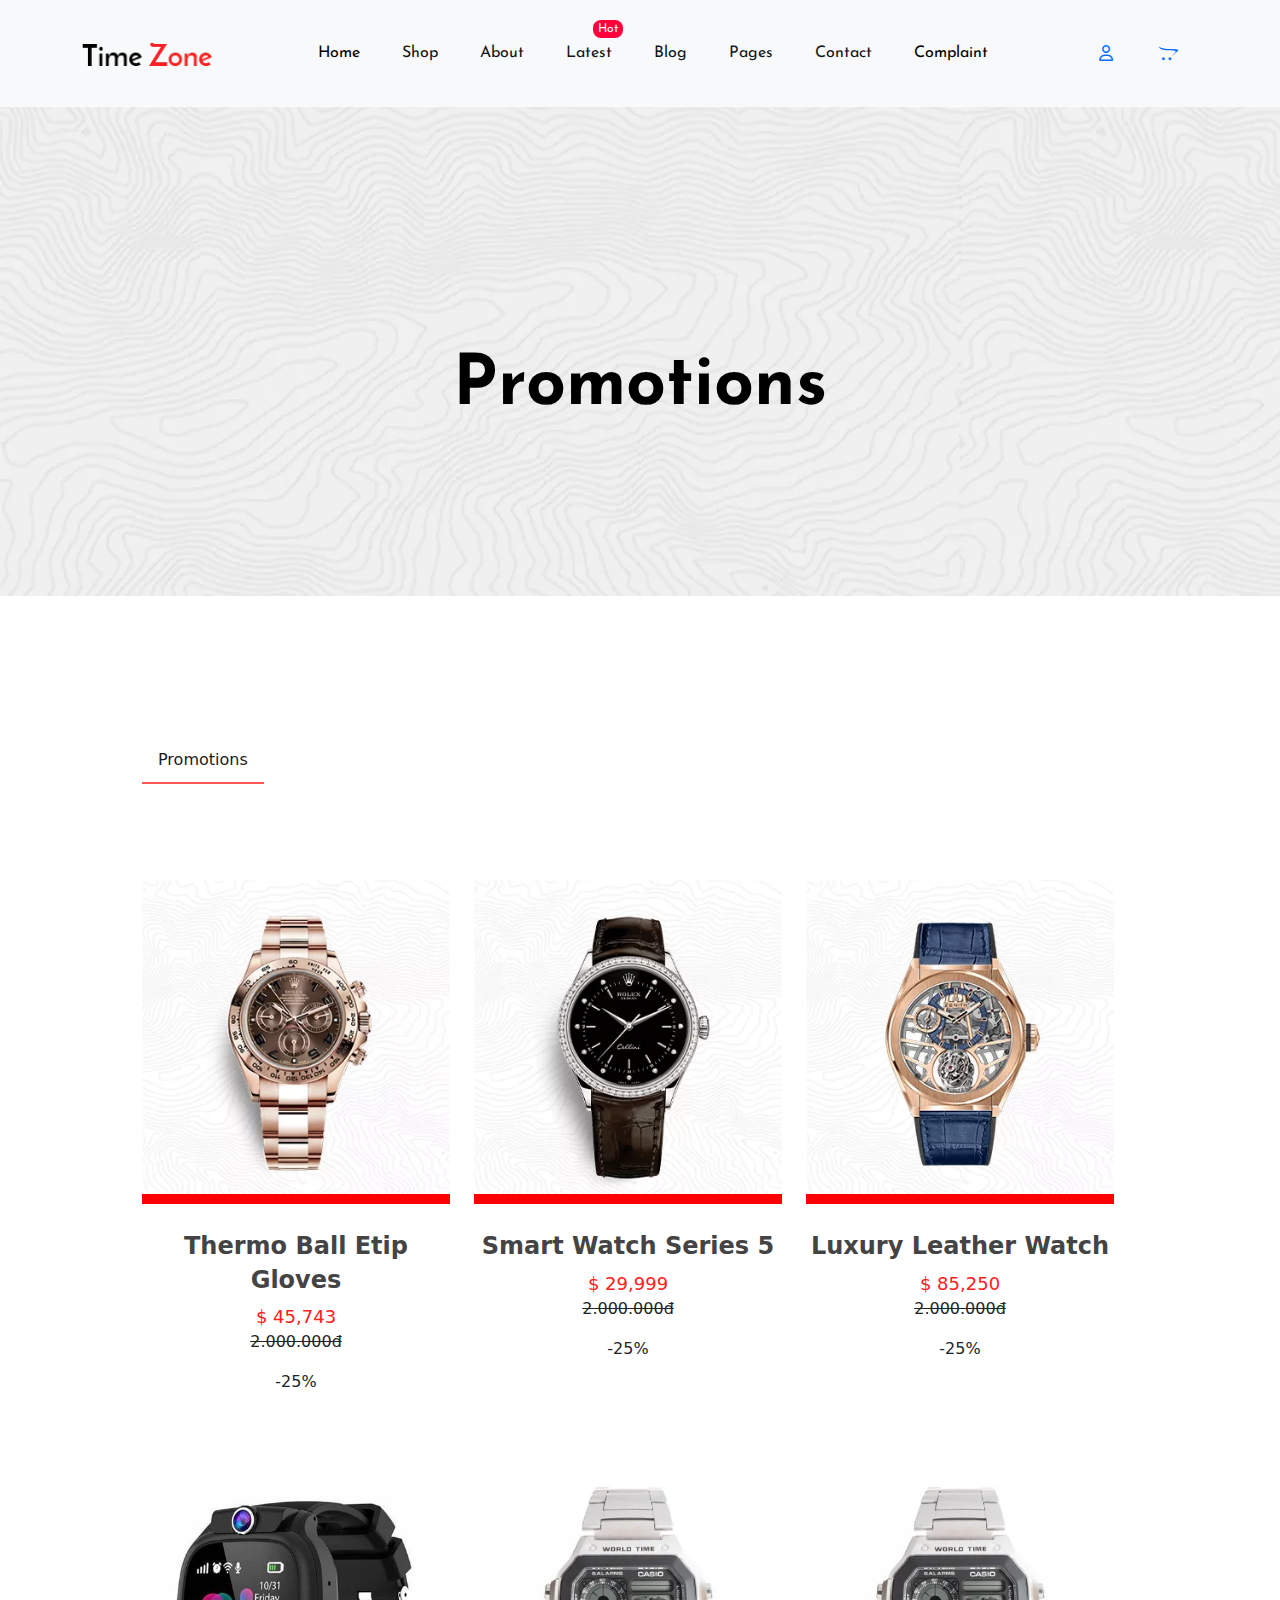
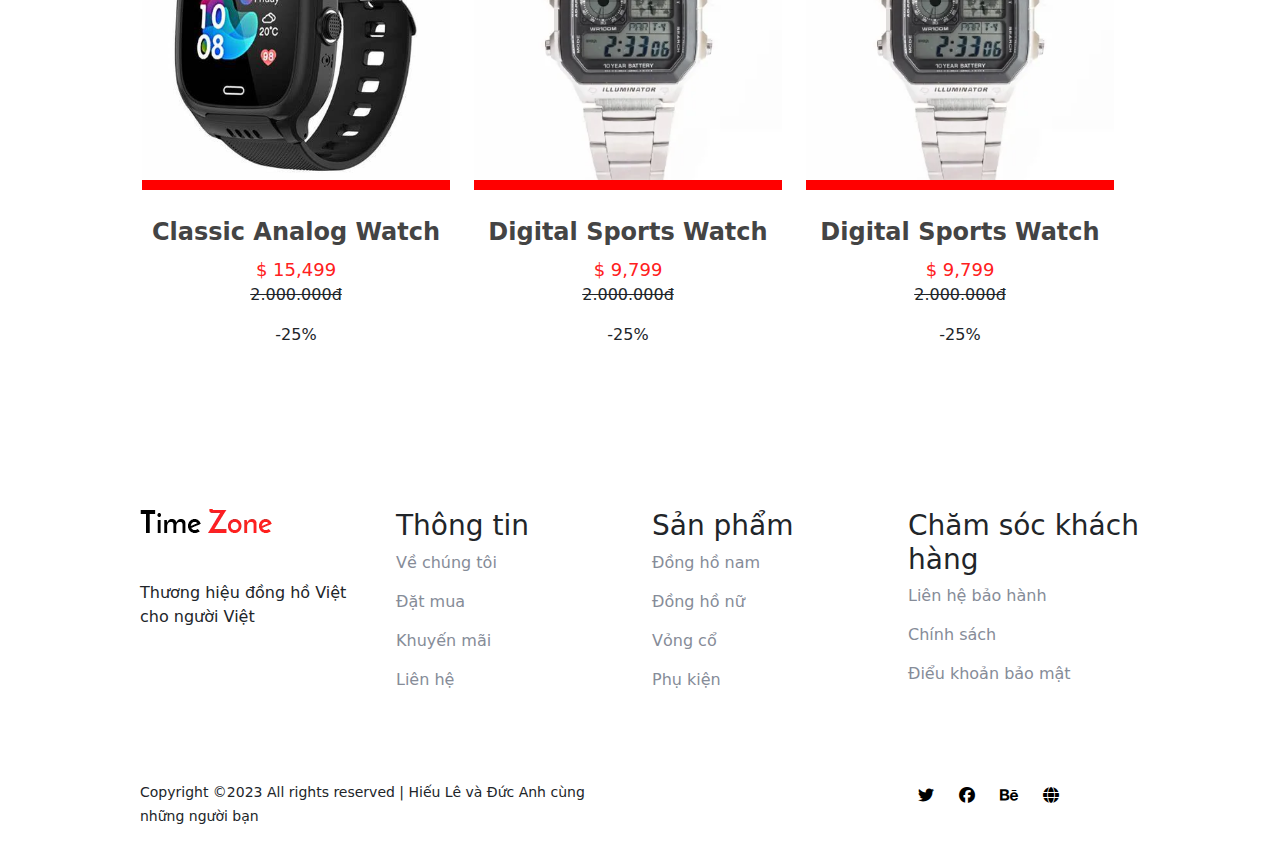
<file: Promotions.html>
<!DOCTYPE html>
<html lang="en">
<head>
    <meta charset="UTF-8">
    <meta http-equiv="X-UA-Compatible" content="IE=edge">
    <link href='https://fonts.googleapis.com/css?family=Josefin+Sans' rel='stylesheet'>
    <link rel="stylesheet" href="https://cdnjs.cloudflare.com/ajax/libs/font-awesome/6.2.1/css/all.min.css">
    <link rel="stylesheet" href="css/bootstrap.min.css">
    <link rel="stylesheet" href="css/main.css">
    <meta name="viewport" content="width=device-width, initial-scale=1.0">
    <title>Promotions</title>
    <style>
        /* Add custom styles for popup */
        .popup {
            display: none;
            position: fixed;
            z-index: 9;
            left: 0;
            top: 0;
            width: 100%;
            height: 100%;
            overflow: auto;
            background-color: rgba(0,0,0,0.4);
            justify-content: center;
            align-items: center;
        }

        .popup-content {
            background-color: #fefefe;
            padding: 20px;
            border-radius: 20px;
            width: 400px;
            height: 300px;
            text-align: center;
            position: relative;
        }

        .popup-content p {
            margin-top: 50px;
            font-size: 18px;
        }

        .popup-content .btn-group {
            margin-top: 30px;
        }

        .popup-content .btn-group button {
            margin: 0 10px;
            padding: 10px 20px;
            font-size: 16px;
            border: none;
            cursor: pointer;
            border-radius: 5px;
        }

        .popup-content .btn-group .btn-yes {
            background-color: #4CAF50;
            color: white;
        }

        .popup-content .btn-group .btn-no {
            background-color: #f44336;
            color: white;
        }

        .close {
            color: #aaa;
            position: absolute;
            top: 10px;
            right: 20px;
            font-size: 28px;
            font-weight: bold;
        }

        .close:hover,
        .close:focus {
            color: black;
            text-decoration: none;
            cursor: pointer;
        }

    </style>
</head>
<body>
    <nav class="navbar sticky-top navbar-expand-lg bg-body-tertiary">
        <div class="container">
          <a class="navbar-brand" href="index.html"><img src="imges/logo.png.webp" alt="Logo"></a>
          <button class="navbar-toggler" type="button" data-bs-toggle="collapse" data-bs-target="#navbarSupportedContent" aria-controls="navbarSupportedContent" aria-expanded="false" aria-label="Toggle navigation">
            <span class="navbar-toggler-icon"></span>
          </button>
          <div class="collapse navbar-collapse" id="navbarSupportedContent">
            <ul class="navbar-nav mx-auto mb-2 mb-lg-0">
              <li class="nav-item">
                <a class="nav-link active" aria-current="page" href="index.html">Home</a>
              </li>
              <li class="nav-item">
                <a class="nav-link" href="shop.html">Shop</a>
              </li>
              <li class="nav-item">
                <a class="nav-link" href="About.html">About</a>
              </li>
              <li class="nav-item">
                <a class="nav-link" href="latest.html"><span class="hot">Hot</span> Latest</a>
              </li>
              <li class="nav-item">
                <a class="nav-link" href="blog.html">Blog</a>
              </li>
              <li class="nav-item">
                <a class="nav-link" href="Page.html">Pages</a>
              </li>
              <li class="nav-item">
                <a class="nav-link" href="contact.html">Contact</a>
              </li>
              <li class="nav-item">
                <a class="nav-link active" href="Complaint.html">Complaint</a>
              </li>
            </ul>
            <div class="ricons">
              <a href="login.html"><i class="fa-regular fa-user"></i></a>
              <a href="Cart.html"><i class="fab fa-opencart"></i></a> 
            </div>
          </div>
        </div>
      </nav>

<div class="sectionbanner bg-img d-flex justify-content-center align-items-center" style="background-image: url('imges/background.png');">
    <div class="row">
        <h2>Promotions</h2>
    </div>
</div>

<div class="product mt-5 py-5">
    <div class="container">
        <div class="row mx-5">
            <div class="row justify-content-between py-5">
                <div class="col-xl-5 col-lg-5 col-md-4 col-sm-6 d-flex justify-content-start">
                    <nav class="nav">
                        <a class="nav-link active" aria-current="page" href="#">Promotions</a>
                    </nav>
                </div>
            </div>
            <div class="row" id="product-list">
                <!-- Sample Product Card -->
                <div class="col-xl-4 col-lg-4 col-md-6 col-sm-6 mt-5">
                    <div class="single-items mb-50 text-center">
                        <div class="item-img">
                            <div class="favicon">
                                <i class="fa-regular fa-heart fa-2x"></i>
                            </div>
                            <img src="imges/watch1.webp" alt="Watch 1">
                            <div class="img-cap">
                                <div>
                                    <p class="addcart" onclick="openPopup()">Add to cart</p>
                                    <div id="cartPopup" class="popup">
                                        <div class="popup-content">
                                            <span class="close" onclick="closePopup()">&times;</span>
                                            <p>Bạn có chắc muốn thêm sản phẩm này vào giỏ không?</p>
                                            <div class="btn-group">
                                                <button class="btn-yes" onclick="confirmAddToCart()">Có</button>
                                                <button class="btn-no" onclick="closePopup()">Không</button>
                                            </div>
                                        </div>
                                    </div>
                                </div>
                            </div>
                        </div>
                        <div class="item-caption py-4">
                            <h3><a href="product_details.html">Thermo Ball Etip Gloves</a></h3>
                            <span class="price">$ 45,743</span>
                            <p class="original-price"><del>2.000.000đ</del></p>
                            <p class="discount">-25%</p>
                        </div>
                    </div>
                </div>
                <!-- Additional Product Cards -->
                <div class="col-xl-4 col-lg-4 col-md-6 col-sm-6 mt-5">
                    <div class="single-items mb-50 text-center">
                        <div class="item-img">
                            <div class="favicon">
                                <i class="fa-regular fa-heart fa-2x"></i>
                            </div>
                            <img src="imges/watch2.webp" alt="Watch 2">
                            <div class="img-cap">
                                <div>
                                    <p class="addcart" onclick="openPopup()">Add to cart</p>
                                    <div id="cartPopup" class="popup">
                                        <div class="popup-content">
                                            <span class="close" onclick="closePopup()">&times;</span>
                                            <p>Bạn có chắc muốn thêm sản phẩm này vào giỏ không?</p>
                                            <div class="btn-group">
                                                <button class="btn-yes" onclick="confirmAddToCart()">Có</button>
                                                <button class="btn-no" onclick="closePopup()">Không</button>
                                            </div>
                                        </div>
                                    </div>
                                </div>
                            </div>
                        </div>
                        <div class="item-caption py-4">
                            <h3><a href="product_details.html">Smart Watch Series 5</a></h3>
                            <span class="price">$ 29,999</span>
                            <p class="original-price"><del>2.000.000đ</del></p>
                            <p class="discount">-25%</p>
                        </div>
                    </div>
                </div>
                <div class="col-xl-4 col-lg-4 col-md-6 col-sm-6 mt-5">
                    <div class="single-items mb-50 text-center">
                        <div class="item-img">
                            <div class="favicon">
                                <i class="fa-regular fa-heart fa-2x"></i>
                            </div>
                            <img src="imges/watch3.webp" alt="Watch 3">
                            <div class="img-cap">
                                <div>
                                    <p class="addcart" onclick="openPopup()">Add to cart</p>
                                    <div id="cartPopup" class="popup">
                                        <div class="popup-content">
                                            <span class="close" onclick="closePopup()">&times;</span>
                                            <p>Bạn có chắc muốn thêm sản phẩm này vào giỏ không?</p>
                                            <div class="btn-group">
                                                <button class="btn-yes" onclick="confirmAddToCart()">Có</button>
                                                <button class="btn-no" onclick="closePopup()">Không</button>
                                            </div>
                                        </div>
                                    </div>
                                </div>
                            </div>
                        </div>
                        <div class="item-caption py-4">
                            <h3><a href="product_details.html">Luxury Leather Watch</a></h3>
                            <span class="price">$ 85,250</span>
                            <p class="original-price"><del>2.000.000đ</del></p>
                            <p class="discount">-25%</p>
                        </div>
                    </div>
                </div>
                <div class="col-xl-4 col-lg-4 col-md-6 col-sm-6 mt-5">
                    <div class="single-items mb-50 text-center">
                        <div class="item-img">
                            <div class="favicon">
                                <i class="fa-regular fa-heart fa-2x"></i>
                            </div>
                            <img src="imges/OIP.jpg" alt="Watch 4">
                            <div class="img-cap">
                                <div>
                                    <p class="addcart" onclick="openPopup()">Add to cart</p>
                                    <div id="cartPopup" class="popup">
                                        <div class="popup-content">
                                            <span class="close" onclick="closePopup()">&times;</span>
                                            <p>Bạn có chắc muốn thêm sản phẩm này vào giỏ không?</p>
                                            <div class="btn-group">
                                                <button class="btn-yes" onclick="confirmAddToCart()">Có</button>
                                                <button class="btn-no" onclick="closePopup()">Không</button>
                                            </div>
                                        </div>
                                    </div>
                                </div>
                            </div>
                        </div>
                        <div class="item-caption py-4">
                            <h3><a href="product_details.html">Classic Analog Watch</a></h3>
                            <span class="price">$ 15,499</span>
                            <p class="original-price"><del>2.000.000đ</del></p>
                            <p class="discount">-25%</p>
                        </div>
                    </div>
                </div>
                <div class="col-xl-4 col-lg-4 col-md-6 col-sm-6 mt-5">
                    <div class="single-items mb-50 text-center">
                        <div class="item-img">
                            <div class="favicon">
                                <i class="fa-regular fa-heart fa-2x"></i>
                            </div>
                            <img src="imges/watch5.webp" alt="Watch 5">
                            <div class="img-cap">
                                <div>
                                    <p class="addcart" onclick="openPopup()">Add to cart</p>
                                    <div id="cartPopup" class="popup">
                                        <div class="popup-content">
                                            <span class="close" onclick="closePopup()">&times;</span>
                                            <p>Bạn có chắc muốn thêm sản phẩm này vào giỏ không?</p>
                                            <div class="btn-group">
                                                <button class="btn-yes" onclick="confirmAddToCart()">Có</button>
                                                <button class="btn-no" onclick="closePopup()">Không</button>
                                            </div>
                                        </div>
                                    </div>
                                </div>
                            </div>
                        </div>
                        <div class="item-caption py-4">
                            <h3><a href="product_details.html">Digital Sports Watch</a></h3>
                            <span class="price">$ 9,799</span>
                            <p class="original-price"><del>2.000.000đ</del></p>
                            <p class="discount">-25%</p>
                        </div>
                    </div>
                </div>
                <div class="col-xl-4 col-lg-4 col-md-6 col-sm-6 mt-5">
                    <div class="single-items mb-50 text-center">
                        <div class="item-img">
                            <div class="favicon">
                                <i class="fa-regular fa-heart fa-2x"></i>
                            </div>
                            <img src="imges/watch5.webp" alt="Watch 6">
                            <div class="img-cap">
                                <div>
                                    <p class="addcart" onclick="openPopup()">Add to cart</p>
                                    <div id="cartPopup" class="popup">
                                        <div class="popup-content">
                                            <span class="close" onclick="closePopup()">&times;</span>
                                            <p>Bạn có chắc muốn thêm sản phẩm này vào giỏ không?</p>
                                            <div class="btn-group">
                                                <button class="btn-yes" onclick="confirmAddToCart()">Có</button>
                                                <button class="btn-no" onclick="closePopup()">Không</button>
                                            </div>
                                        </div>
                                    </div>
                                </div>
                            </div>
                        </div>
                        <div class="item-caption py-4">
                            <h3><a href="product_details.html">Digital Sports Watch</a></h3>
                            <span class="price">$ 9,799</span>
                            <p class="original-price"><del>2.000.000đ</del></p>
                            <p class="discount">-25%</p>
                        </div>
                    </div>
                </div>
            </div>
        </div>
    </div>
</div>

<footer class="footer" style="padding-top: 50px;">
     
    <div class="container " style="width: 80%;">
      <div class="row mb-5">
        <div class="col-xl-3 col-lg-3 col-md-6 col-sm-6 py-4">
          <a href="#" class="footer-site-logo">
            <img src="imges/logo.png.webp" alt="">
          </a>
          <p class="mt-5">Thương hiệu đồng hồ Việt cho người Việt </p>
        </div>
        <div class="col-xl-3 col-lg-3 col-md-6 col-sm-6 py-4">
          <h3>Thông tin</h3>
          <ul class="foterlist">
            <li><a href="About.html">Về chúng tôi</a></li>
            <li><a href="shop.html">Đặt mua</a></li>
            <li><a href="Promotions.html">Khuyến mãi</a></li>
            <li><a href="contact.html">Liên hệ</a></li>
          </ul>
        </div>
        <div class="col-xl-3 col-lg-3 col-md-6 col-sm-6 py-4">
         
  
  
          <h3>Sản phẩm</h3>
          <ul class="foterlist">
            <li><a href="shop.html">Đồng hồ nam</a></li>
            <li><a href="shop.html">Đồng hồ nữ </a></li>
            <li><a href="shop.html">Vỏng cổ</a></li>
            <li><a href="shop.html">Phụ kiện</a></li>
           
          </ul>
        </div>
        <div class="col-xl-3 col-lg-3 col-md-6 col-sm-6 py-4">
  
  
          <h3>Chăm sóc khách hàng</h3>
          <ul class="foterlist">
            <li><a href="policy.html">Liên hệ bảo hành</a></li>
            <li><a href="policy.html">Chính sách</a></li>
            <li><a href="policy.html">Điểu khoản bảo mật</a></li>
           
     
          </ul>
        </div>
      </div>
  
  
      <div class="row mb-4 d-flex justify-content-between">
        <div class="col-xl-6 col-lg-6 col-md-6 col-sm-6 hertico">
          <p><small>Copyright ©2023 All rights reserved | Hiếu Lê và Đức Anh cùng những người bạn </small></p>
        </div>
        <div class="col-xl-3 col-lg-3 col-md-6 col-sm-6 justify-content-center ">
         <div class="sicons pt-1 ">
          <a href="#"><i class="fa-brands fa-twitter"></i></a>
          <a href="#"><i class="fa-brands fa-facebook"></i></a>
          <a href="#"><i class="fa-brands fa-behance"></i></a>
          <a href="#"><i class="fa-solid fa-globe"></i></a>
     
         </div>
        </div> 
      </div>
    </div>
  </div>
  </footer>

<script>
    function openPopup() {
        document.getElementById('cartPopup').style.display = 'flex';
    }

    function closePopup() {
        document.getElementById('cartPopup').style.display = 'none';
    }

function confirmAddToCart() {
    alert('Đã thêm sản phẩm vào giỏ hàng thành công!');
    closePopup();
}
</script>
<script src="js/popper.min.js"></script>
<script src="js/bootstrap.min.js"></script>
</body>
</html>
</file>
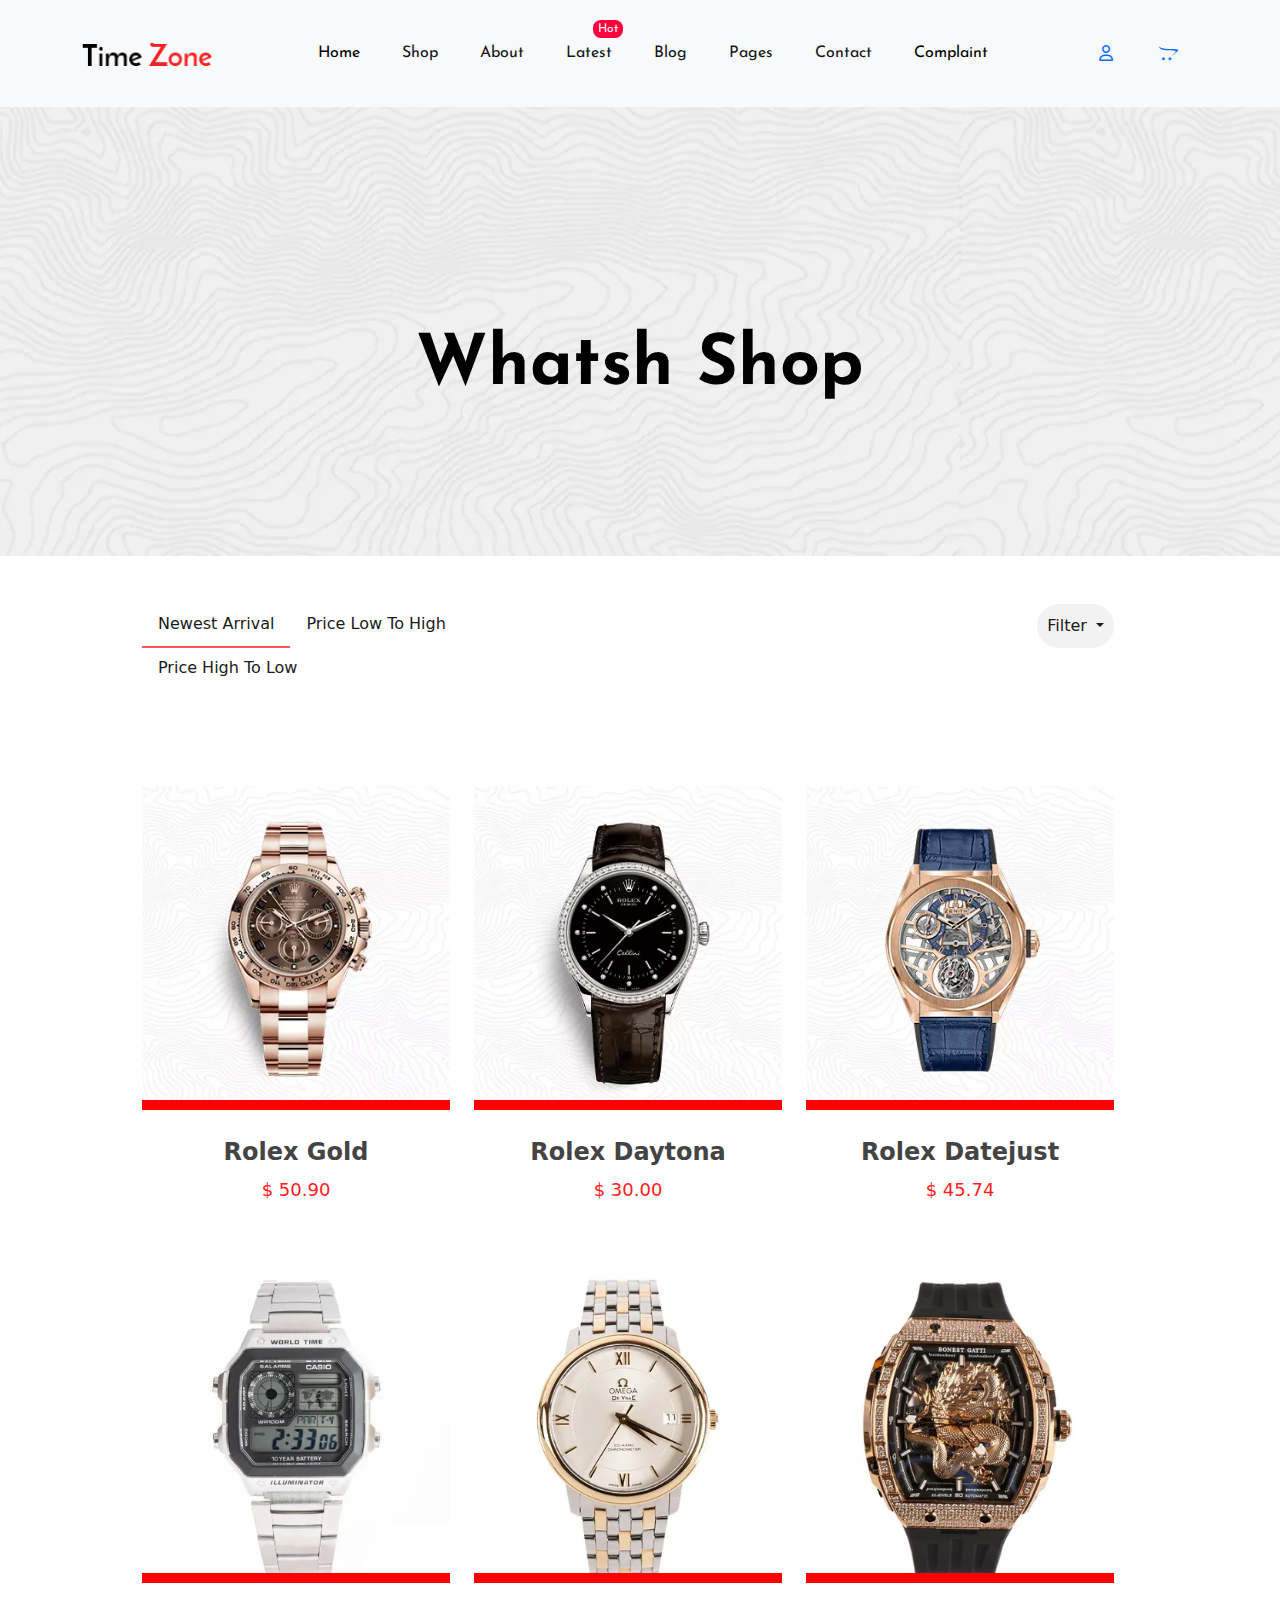
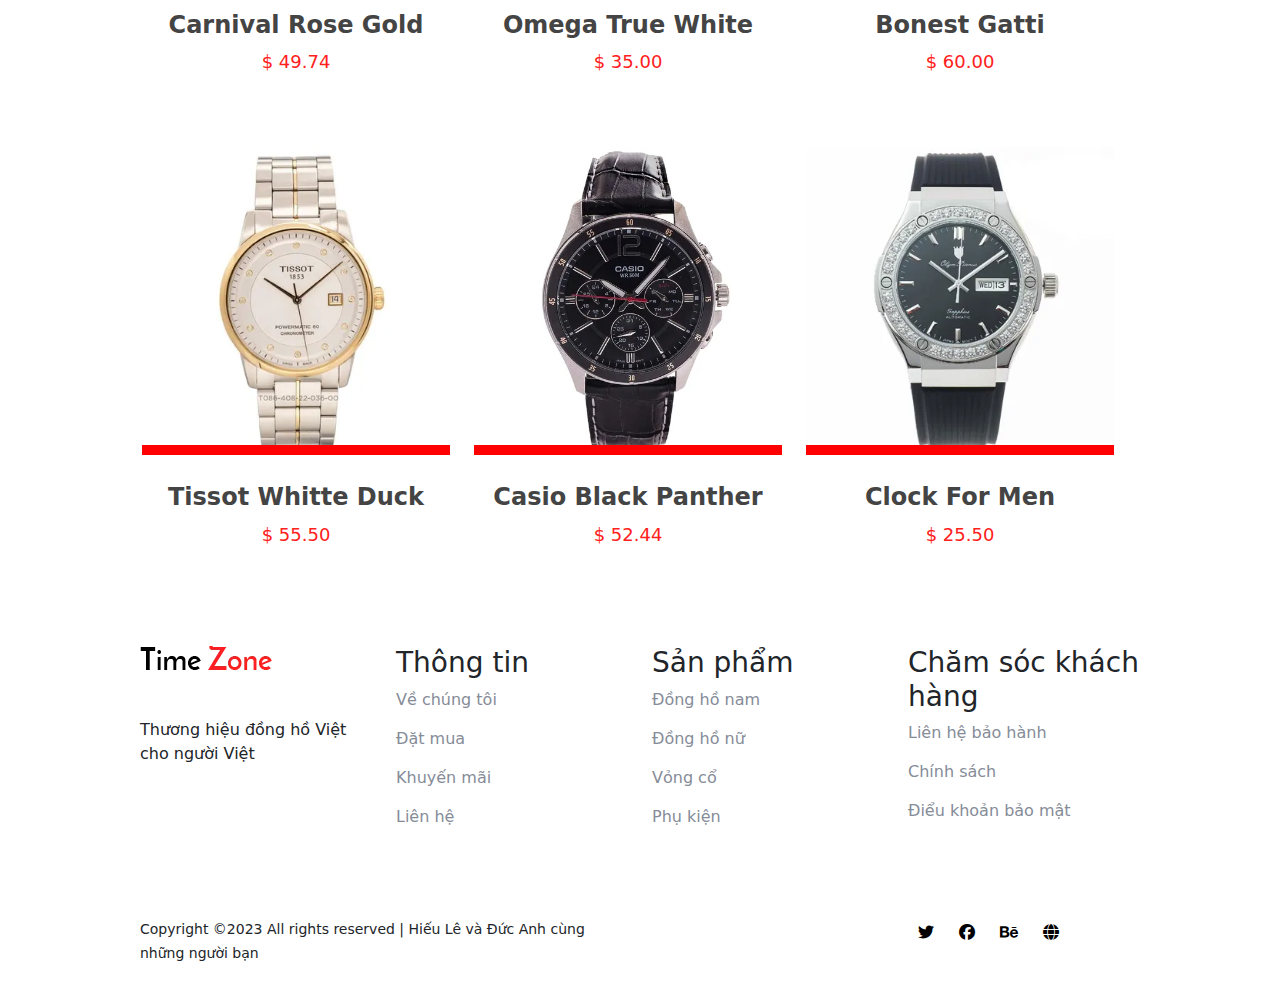
<file: shop.html>
<!DOCTYPE html>
<html lang="en">

<head>
    <meta charset="UTF-8">
    <meta http-equiv="X-UA-Compatible" content="IE=edge">
    <link href='https://fonts.googleapis.com/css?family=Josefin+Sans' rel='stylesheet'>
    <link rel="stylesheet" href="https://cdnjs.cloudflare.com/ajax/libs/font-awesome/6.2.1/css/all.min.css">
    <link rel="stylesheet" href="css/bootstrap.min.css">
    <link rel="stylesheet" href="css/main.css">
    <meta name="viewport" content="width=device-width, initial-scale=1.0">
    <title>Shop</title>
    <style>
        /* Add custom styles for popup */
        #cartPopup {
            display: none;
        }

        .popup {
            display: none;
            position: fixed;
            z-index: 9;
            left: 0;
            top: 0;
            width: 100%;
            height: 100%;
            overflow: auto;
            background-color: rgba(0, 0, 0, 0.4);
            display: flex;
            justify-content: center;
            align-items: center;
        }

        .popup-content {
            background-color: #fefefe;
            margin: 15% auto;
            padding: 20px;
            border-radius: 20px;
            width: 400px;
            height: 300px;
            text-align: center;
            position: relative;
        }

        .popup-content p {
            margin-top: 50px;
            font-size: 18px;
        }

        .popup-content .btn-group {
            margin-top: 30px;
        }

        .popup-content .btn-group button {
            margin: 0 10px;
            padding: 10px 20px;
            font-size: 16px;
            border: none;
            cursor: pointer;
            border-radius: 5px;
        }

        .popup-content .btn-group .btn-yes {
            background-color: #4CAF50;
            color: white;
        }

        .popup-content .btn-group .btn-no {
            background-color: #f44336;
            color: white;
        }

        .close {
            color: #aaa;
            position: absolute;
            top: 10px;
            right: 20px;
            font-size: 28px;
            font-weight: bold;
        }

        .close:hover,
        .close:focus {
            color: black;
            text-decoration: none;
            cursor: pointer;
        }

        /* For product scrolling */
        .product {
            max-height: 70vh;
            overflow-y: scroll;
        }

        .selected {
            background-color: #ddd;
        }
    </style>
</head>

<body>
    <nav class="navbar sticky-top navbar-expand-lg bg-body-tertiary">
        <div class="container">
          <a class="navbar-brand" href="index.html"><img src="imges/logo.png.webp" alt="Logo"></a>
          <button class="navbar-toggler" type="button" data-bs-toggle="collapse" data-bs-target="#navbarSupportedContent" aria-controls="navbarSupportedContent" aria-expanded="false" aria-label="Toggle navigation">
            <span class="navbar-toggler-icon"></span>
          </button>
          <div class="collapse navbar-collapse" id="navbarSupportedContent">
            <ul class="navbar-nav mx-auto mb-2 mb-lg-0">
              <li class="nav-item">
                <a class="nav-link active" aria-current="page" href="index.html">Home</a>
              </li>
              <li class="nav-item">
                <a class="nav-link" href="shop.html">Shop</a>
              </li>
              <li class="nav-item">
                <a class="nav-link" href="About.html">About</a>
              </li>
              <li class="nav-item">
                <a class="nav-link" href="latest.html"><span class="hot">Hot</span> Latest</a>
              </li>
              <li class="nav-item">
                <a class="nav-link" href="blog.html">Blog</a>
              </li>
              <li class="nav-item">
                <a class="nav-link" href="Page.html">Pages</a>
              </li>
              <li class="nav-item">
                <a class="nav-link" href="contact.html">Contact</a>
              </li>
              <li class="nav-item">
                <a class="nav-link active" href="Complaint.html">Complaint</a>
              </li>
            </ul>
            <div class="ricons">
              <a href="login.html"><i class="fa-regular fa-user"></i></a>
              <a href="Cart.html"><i class="fab fa-opencart"></i></a> 
            </div>
          </div>
        </div>
      </nav>

    <div class="sectionbanner bg-img d-flex justify-content-center align-items-center"
        style="background-image: url('imges/background.png'); height: 50vh;">
        <div class="row">
            <h2>Whatsh Shop</h2>
        </div>
    </div>

    <!-- <div class="product mt-5 py-5"> -->
    <div class="container">
        <div class="row mx-5">
            <div class="row justify-content-between py-5">
                <div class="col-xl-5 col-lg-5 col-md-4 col-sm-6 d-flex justify-content-start">
                    <nav class="nav">
                        <a class="nav-link active" aria-current="page" href="#">Newest Arrival</a>
                        <a class="nav-link" href="#">Price Low To High</a>
                        <a class="nav-link" href="#">Price High To Low</a>
                    </nav>
                </div>
                <div class="col-xl-3 col-lg-3 col-md-3 col-sm-6 d-flex justify-content-end">
                    <div class="dropdown">
                        <a class="dropbtn btnfilter dropdown-toggle" href="#" role="button" data-bs-toggle="dropdown"
                            aria-expanded="false">
                            Filter
                        </a>
                        <ul class="dropdown-menu">
                            <li><a class="dropdown-item" href="#"> Default</a></li>
                            <li><a class="dropdown-item" href="#"> $ 10-30</a></li>
                            <li><a class="dropdown-item" href="#"> $ 30-50</a></li>
                            <li><a class="dropdown-item" href="#"> Above $ 50 </a></li>
                        </ul>
                    </div>
                </div>
            </div>
            <!-- Danh sach san pham trong product.js -->
            <div class="row" id="product-list"></div>
        </div>
    </div>
    <!-- </div> -->

    <div id="cartPopup" class="popup">
        <div class="popup-content">
            <span class="close" onclick="closePopup()">&times;</span>
            <p>Bạn có chắc muốn thêm sản phẩm này vào giỏ không?</p>
            <div class="btn-group">
                <button class="btn-yes" onclick="confirmAddToCart()">Có</button>
                <button class="btn-no" onclick="closePopup()">Không</button>
            </div>
        </div>
    </div>

    <footer class="footer" style="padding-top: 50px;">
     
        <div class="container " style="width: 80%;">
          <div class="row mb-5">
            <div class="col-xl-3 col-lg-3 col-md-6 col-sm-6 py-4">
              <a href="#" class="footer-site-logo">
                <img src="imges/logo.png.webp" alt="">
              </a>
              <p class="mt-5">Thương hiệu đồng hồ Việt cho người Việt </p>
            </div>
            <div class="col-xl-3 col-lg-3 col-md-6 col-sm-6 py-4">
              <h3>Thông tin</h3>
              <ul class="foterlist">
                <li><a href="About.html">Về chúng tôi</a></li>
                <li><a href="shop.html">Đặt mua</a></li>
                <li><a href="Promotions.html">Khuyến mãi</a></li>
                <li><a href="contact.html">Liên hệ</a></li>
              </ul>
            </div>
            <div class="col-xl-3 col-lg-3 col-md-6 col-sm-6 py-4">
             
      
      
              <h3>Sản phẩm</h3>
              <ul class="foterlist">
                <li><a href="shop.html">Đồng hồ nam</a></li>
                <li><a href="shop.html">Đồng hồ nữ </a></li>
                <li><a href="shop.html">Vỏng cổ</a></li>
                <li><a href="shop.html">Phụ kiện</a></li>
               
              </ul>
            </div>
            <div class="col-xl-3 col-lg-3 col-md-6 col-sm-6 py-4">
      
      
              <h3>Chăm sóc khách hàng</h3>
              <ul class="foterlist">
                <li><a href="policy.html">Liên hệ bảo hành</a></li>
                <li><a href="policy.html">Chính sách</a></li>
                <li><a href="policy.html">Điểu khoản bảo mật</a></li>
               
         
              </ul>
            </div>
          </div>
      
      
          <div class="row mb-4 d-flex justify-content-between">
            <div class="col-xl-6 col-lg-6 col-md-6 col-sm-6 hertico">
              <p><small>Copyright ©2023 All rights reserved | Hiếu Lê và Đức Anh cùng những người bạn </small></p>
            </div>
            <div class="col-xl-3 col-lg-3 col-md-6 col-sm-6 justify-content-center ">
             <div class="sicons pt-1 ">
              <a href="#"><i class="fa-brands fa-twitter"></i></a>
              <a href="#"><i class="fa-brands fa-facebook"></i></a>
              <a href="#"><i class="fa-brands fa-behance"></i></a>
              <a href="#"><i class="fa-solid fa-globe"></i></a>
         
             </div>
            </div> 
          </div>
        </div>
      </div>
      </footer>


    
    <script src="js/popper.min.js"></script>
    <script src="js/bootstrap.min.js"></script>
    <script src="js/product.js"></script>
</body>

</html>
</file>
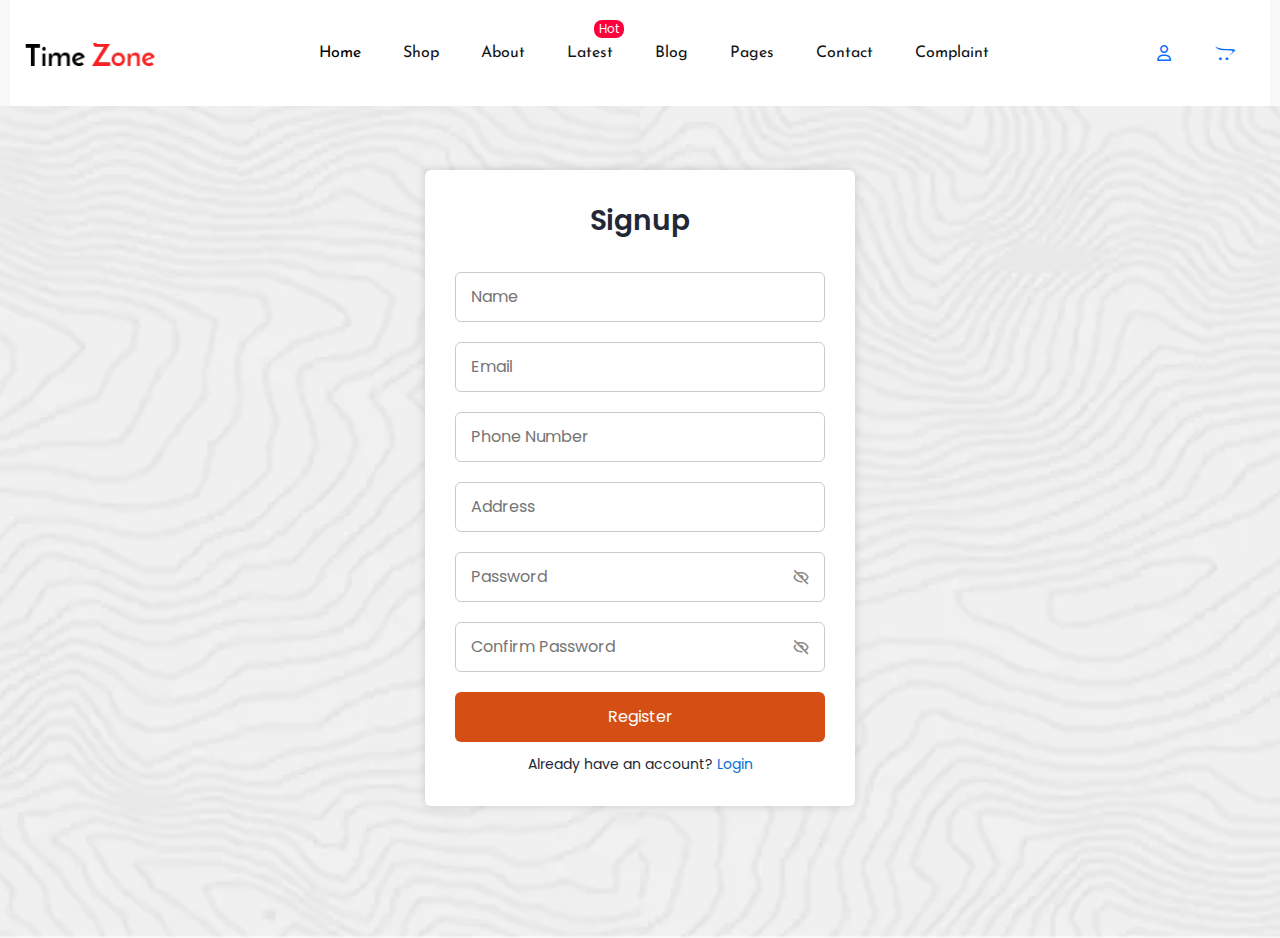
<file: signup.html>
<!DOCTYPE html>
<html lang="en">

<head>
  <meta charset="UTF-8">
  <meta http-equiv="X-UA-Compatible" content="IE=edge">
  <link href='https://fonts.googleapis.com/css?family=Josefin Sans' rel='stylesheet'>
  <link rel="stylesheet" href="https://cdnjs.cloudflare.com/ajax/libs/font-awesome/6.2.1/css/all.min.css">
  <link rel="stylesheet" href="css/bootstrap.min.css">
  <link rel="stylesheet" href="css/main.css">
  <link rel="stylesheet" href="css/login.css">
  <meta name="viewport" content="width=device-width, initial-scale=1.0">
  <link href='https://unpkg.com/boxicons@2.1.2/css/boxicons.min.css' rel='stylesheet'>
  <title>Sign up</title>
</head>

<body>
  <nav class="navbar sticky navbar-expand-lg bg-body-tertiary">
    <div class="container-fluid">
      <a class="navbar-brand" href="#"> <img src="imges/logo.png.webp" alt=""></a>
      <button class="navbar-toggler" type="button" data-bs-toggle="collapse" data-bs-target="#navbarSupportedContent"
        aria-controls="navbarSupportedContent" aria-expanded="false" aria-label="Toggle navigation">
        <span class="navbar-toggler-icon"></span>
      </button>
      <div class="collapse navbar-collapse" id="navbarSupportedContent">
        <ul class="navbar-nav m-auto mb-2 mb-lg-0">
          <li class="nav-item">
            <a class="nav-link active" aria-current="page" href="index.html">Home</a>
          </li>
          <li class="nav-item">
            <a class="nav-link" href="shop.html">Shop</a>
          </li>
          <li class="nav-item">
            <a class="nav-link" href="About.html">About</a>
          </li>
          <li class="nav-item">
            <a class="nav-link" href="latest.html">
              <div class="hot">Hot</div>
              Latest
            </a>
          </li>
          <li class="nav-item">
            <a class="nav-link" href="blog.html">Blog</a>
          </li>
          <li class="nav-item">
            <a class="nav-link" href="Page.html">pages</a>
          </li>
          <li class="nav-item">
            <a class="nav-link" href="contact.html">Contact</a>
          </li>

          <li class="nav-item">
            <a class="nav-link" href="Complaint.html">Complaint</a>
          </li>
        </ul>
        <div class="ricons">
          <a href="login.html"><i class="fa-regular fa-user"></i></a>
       <a href="Cart.html"><i class="fa-brands fa-opencart"></i></a>   
        </div>

      </div>
    </div>
  </nav>

  <section class="container forms" style="margin-top: 1cm;">
    <div class="form login">
        <div class="form-content">
            <header>Signup</header>
            <form action="#">
                <div class="field input-field">
                    <input type="text" placeholder="Name" class="input">
                </div>
                <div class="field input-field">
                    <input type="email" placeholder="Email" class="input">
                </div>
                <div class="field input-field">
                    <input type="tel" placeholder="Phone Number" class="input">
                </div>
                <div class="field input-field">
                    <input type="text" placeholder="Address" class="input">
                </div>
                <div class="field input-field">
                    <input type="password" placeholder="Password" class="password">
                    <i class='bx bx-hide eye-icon'></i>
                </div>
                <div class="field input-field">
                    <input type="password" placeholder="Confirm Password" class="password">
                    <i class='bx bx-hide eye-icon'></i>
                </div>
                <div class="field button-field">
                    <button>Register</button>
                </div>
            </form>
            <div class="form-link">
                <span>Already have an account? <a href="login.html">Login</a></span>
            </div>
        </div>
    </div>
    <div id="signupPopup" class="popup">
        <div class="popup-content">
            <span class="close" onclick="closeSignupPopup()">&times;</span>
            <p>Đăng kí thành công!</p>
            <div class="btn-group">
                <button class="btn-yes" onclick="confirmSignup()">OK</button>
            </div>
        </div>
    </div>
</section>
  <script src="js/login.js"></script>

</body>

</html>
</file>
<file: css/main.css>
.navbar {
  padding: 0px 10px;
  z-index: 1000;
}

.nav-item .nav-link a:active,
a:focus {
  outline: 0;
  border: none;
}

.navbar .nav-item a:hover {
  color: red !important;
}

.navbar-nav .nav-item {
  text-align: center;
}

.navbar-brand img {
  width: 130px; /* Fixed typo in width */
}

.container-fluid {
  width: 100%;
  padding-right: 15px;
  padding-left: 15px;
  margin-right: auto;
  margin-left: auto;
  background-color: white;
}

.nav-item .nav-link {
  font-size: 16px;
  position: relative;
  font-family: "Josefin Sans", sans-serif;
  color: #141517;
  font-weight: 400;
  padding: 41px 21px !important;
  text-transform: capitalize;
  transition: all .3s ease-out 0s;
}

.watch img {
  z-index: -99999;
  top: 0;
  animation-duration: 2s;
  animation-name: zooming;
  animation-iteration-count: infinite;
}

@keyframes zooming {
  100% {
    transform: scale(0.9);
  }

  50% {
    transform: scale(0.8);
  }

  0% {
    transform: scale(0.9);
  }
}

.hed {
  font-size: 96px;
  font-weight: 700;
  line-height: 1.2;
  margin-bottom: 26px;
  font-family: "Josefin Sans", sans-serif;
  color: #0b1c39;
}

.ricons i {
  padding: 31px 20px;
  size: 14px;
}

.ricons i:hover {
  color: red;
  transition: all .3s ease-out 0s;
}

.section1 {
  padding-left: 30px;
  padding-right: 30px;
  background-color: #f0f0f2;
}

.p-text {
  font-size: 17px;
  line-height: 1.6;
  font-weight: 400;
  margin-bottom: 39px;
  color: #212025;
  margin-bottom: 60px;
  padding-right: 50px;
}

.btn-primary {
  padding: 25px 29px;
  background: #4a4a4b;
  border-radius: 0px;
  border-color: #4a4a4b;
  font-family: "Josefin Sans", sans-serif;
  text-transform: uppercase;
  font-size: 16px;
  font-weight: 600;
  letter-spacing: 0.03em;
  padding: 25px 28px;
  border-radius: 0px;
  margin-top: 0.5cm;
  line-height: 0;
}

.card-body {
  text-align: center;
}

.row h2 {
  color: #000;
  font-size: 48px;
  font-weight: 700;
  line-height: 1;
  font-family: "Josefin Sans", sans-serif;
}

.card-body .card-text a {
  text-decoration: none;
  color: #444444;
  font-weight: 700;
  font-size: 30px;
  margin-bottom: 12px;
}

.card-body .card-price {
  color: #ff2020;
  font-size: 18px;
  font-weight: 500;
}

.sectionbanner {
  padding-top: 80px;
  height: 490px;
  background-image: url(../imges/background.png);
}

.sectionbanner .row h2 {
  font-size: 70px;
  font-weight: 700;
  text-transform: capitalize;
  font-family: "Josefin Sans", sans-serif;
}

.nav .nav-link.active,
.nav-link a {
  background: none;
  border-bottom: 2px solid #ff5757;
}

.nav .nav-link {
  padding-bottom: 10px;
  display: block;
  color: #1b1b1b;
  text-transform: capitalize;
  font-size: 16px;
}

.btnfilter {
  border-radius: 30px;
  border: none;
  background-color: #f2f2f2;
}

.btnfilter:hover {
  text-decoration: none;
}

.dropbtn {
  text-align: center;
  padding: 10px;
  display: block;
  text-decoration: none;
  color: #1b1b1b;
}

.cimg {
  width: 100%;
}

.img-cap {
  background-color: red;
  position: absolute;
  width: 100%;
  justify-content: center;
  bottom: 0px;
  height: 10px;
}

.addcart {
  display: none;
}

.single-items:hover .img-cap {
  height: 60px;
}

.single-items:hover .img-cap .addcart {
  display: block;
  text-align: center;
  color: white;
  padding: 15px 0;
}

.item-img img {
  width: 100%;
}

.item-caption a {
  text-decoration: none;
  color: #444444;
  font-weight: 700;
  font-size: 24px;
  margin-bottom: 12px;
}

.item-img {
  text-align: center;
  width: 100%;
  position: relative;
}

.price {
  color: #ff2020;
  font-size: 18px;
  font-weight: 500;
}

.item-img a:hover {
  width: 150%;
}

.item-img .favicon {
  display: flex;
  position: absolute;
  right: 0;
  padding: 15px;
  z-index: 9999;
}

.favicon i {
  display: none;
}

.single-items:hover .favicon i {
  display: block;
}

.ship {
  padding: 43px 20px 0 45px;
  color: white;
}

.ship .sub {
  font-size: 16px;
  color: #d3d1d1;
  font-family: "Roboto", sans-serif;
}

.ship h6 {
  color: #fff;
  font-size: 20px;
  font-weight: 700;
  line-height: 1.2;
  margin-bottom: 12px;
  font-family: "Roboto", sans-serif;
}

.foterlist {
  padding: 0 0;
}

.foterlist li a {
  text-decoration: none;
  color: #868c98;
  transition: all 1s;
}

.foterlist li a:hover {
  color: red;
  padding-left: 20px;
}

.foterlist li {
  color: #868c98;
  margin-bottom: 15px;
  list-style: none;
}

.col-3 h3 {
  color: #000;
  font-size: 20px;
  margin-bottom: 29px;
  font-weight: 500;
  text-transform: capitalize;
  font-family: "Roboto", sans-serif;
}

.sticky {
  position: fixed;
  top: 0;
  width: 100%;
}

.sicons i {
  color: #000;
  padding: 0px 10px;
  size: 12px;
  transition: all 1s;
}

.sicons i:hover {
  padding: 0px 10px;
  size: 14px;
  color: #ff2020;
  transform: rotateY(180deg);
}

.hertico i {
  color: red;
  transition: all 1s;
}

.hertico i:hover {
  transform: scale(1.5);
}

.mvission {
  font-size: 30px;
  font-family: "Josefin Sans", sans-serif;
  font-weight: 700;
  margin-bottom: 30px;
  color: #000a2d;
  display: inline-block;
  position: relative;
  padding-left: 68px;
}

.mvsub {
  color: #464d65;
  font-size: 14px;
  line-height: 30px;
  margin-bottom: 15px;
  font-family: "Roboto", sans-serif;
}

.hot {
  position: absolute;
  background: #ff003c;
  color: #fff;
  text-align: center;
  border-radius: 8px;
  font-size: 12px;
  top: 15px;
  right: 5px;
  width: 30px;
  margin: 5px;
}

.overlap {
  background-color: #00000051;
  position: absolute;
  height: 80%;
  width: 100%;
  opacity: 0;
  transition: all .5s;
}

.card {
  position: relative;
  transition: all .5s;
  overflow: hidden;
}

.card:hover .overlap {
  opacity: 1;
}

.card:hover .card-img-top {
  transform: scale(1.1);
}

.card .card-img-top {
  transition: all .5s;
}

.login-form {
  margin-top: 150px;
}

/* Media Queries for Responsiveness */

@media (max-width: 1200px) {
  .hed {
    font-size: 72px;
  }

  .sectionbanner .row h2 {
    font-size: 50px;
  }
}

@media (max-width: 992px) {
  .navbar .nav-item a {
    padding: 20px 10px !important;
  }

  .hed {
    font-size: 60px;
  }

  .row h2 {
    font-size: 36px;
  }

  .sectionbanner {
    height: 400px;
  }

  .sectionbanner .row h2 {
    font-size: 40px;
  }

  .p-text {
    padding-right: 20px;
  }

  .btn-primary {
    padding: 15px 20px;
    font-size: 14px;
  }

  .card-body .card-text a {
    font-size: 24px;
  }
}

@media (max-width: 768px) {
  .navbar .nav-item a {
    padding: 15px 5px !important;
  }

  .hed {
    font-size: 48px;
  }

  .row h2 {
    font-size: 24px;
  }

  .sectionbanner {
    height: 300px;
  }

  .sectionbanner .row h2 {
    font-size: 30px;
  }

  .p-text {
    padding-right: 10px;
  }

  .btn-primary {
    padding: 10px 15px;
    font-size: 12px;
  }

  .card-body .card-text a {
    font-size: 20px;
  }
}

@media (max-width: 576px) {
  .navbar .nav-item a {
    padding: 10px 5px !important;
  }

  .hed {
    font-size: 36px;
  }

  .row h2 {
    font-size: 18px;
  }

  .sectionbanner {
    height: 200px;
  }

  .sectionbanner .row h2 {
    font-size: 20px;
  }

  .p-text {
    padding-right: 5px;
  }

  .btn-primary {
    padding: 5px 10px;
    font-size: 10px;
  }

  .card-body .card-text a {
    font-size: 16px;
  }
}
</file>
<file: css/login.css>
@import url('https://fonts.googleapis.com/css2?family=Poppins:wght@300;400;500;600&display=swap');

*{
    margin: 0;
    padding: 0;
    box-sizing: border-box;
    font-family: 'Poppins', sans-serif;
}

body {
    background-image: url('../imges/background.png'); 
    background-size: cover; 
    background-position: center; 
}

.container{
    height: 100vh;
    width: 100%;
    display: flex;
    align-items: center;
    justify-content: center;
    column-gap: 30px;
    padding: 10px;


}
.form{
    position: relative;
    max-width: 430px;
    width: 100%;
    padding: 30px;
    border-radius: 6px;
    background: #FFF;
    box-shadow: 0px 0px 10px rgba(0, 0, 0, 0.15); 
}
.form.signup{
    opacity: 0;
    pointer-events: none;
}
.forms.show-signup .form.signup{
    opacity: 1;
    pointer-events: auto;
}
.forms.show-signup .form.login{
    opacity: 0;
    pointer-events: none;
}
header{
    font-size: 28px;
    font-weight: 600;
    color: #232836;
    text-align: center;
}
form{
    margin-top: 30px;
}
.form .field{
    position: relative;
    height: 50px;
    width: 100%;
    margin-top: 20px;
    border-radius: 6px;
}
.field input,
.field button{
    height: 100%;
    width: 100%;
    border: none;
    font-size: 16px;
    font-weight: 400;
    border-radius: 6px;
}
.field input{
    outline: none;
    padding: 0 15px;
    border: 1px solid#CACACA;
}
.field input:focus{
    border-bottom-width: 2px;
}
.eye-icon{
    position: absolute;
    top: 50%;
    right: 10px;
    transform: translateY(-50%);
    font-size: 18px;
    color: #8b8b8b;
    cursor: pointer;
    padding: 5px;
}
.field button{
    color: #fff;
    background-color: #d54f15;
    transition: all 0.3s ease;
    cursor: pointer;
}

.form-link{
    text-align: center;
    margin-top: 10px;
}
.form-link span,
.form-link a{
    font-size: 14px;
    font-weight: 400;
    color: #232836;
}
.form a{
    color: #0171d3;
    text-decoration: none;
}
.form-content a:hover{
    text-decoration: underline;
}
@media screen and (max-width: 400px) {
    .form{
        padding: 20px 10px;
    }
}

#signupPopup {
    display: none;
}

.popup {
    display: none;
    position: fixed;
    z-index: 9;
    left: 0;
    top: 0;
    width: 100%;
    height: 100%;
    overflow: auto;
    background-color: rgba(0, 0, 0, 0.4);
    display: flex;
    justify-content: center;
    align-items: center;
}

.popup-content {
    background-color: #fefefe;
    margin: 15% auto;
    padding: 20px;
    border-radius: 20px;
    width: 400px;
    height: 300px;
    text-align: center;
    position: relative;
}

.popup-content p {
    margin-top: 50px;
    font-size: 18px;
}

.popup-content .btn-group {
    margin-top: 30px;
}

.popup-content .btn-group button {
    margin: 0 10px;
    padding: 10px 20px;
    font-size: 16px;
    border: none;
    cursor: pointer;
    border-radius: 5px;
}

.popup-content .btn-group .btn-yes {
    background-color: #4CAF50;
    color: white;
}

.popup-content .btn-group .btn-no {
    background-color: #f44336;
    color: white;
}

.close {
    color: #aaa;
    position: absolute;
    top: 10px;
    right: 20px;
    font-size: 28px;
    font-weight: bold;
}

.close:hover,
.close:focus {
    color: black;
    text-decoration: none;
    cursor: pointer;
}
</file>
